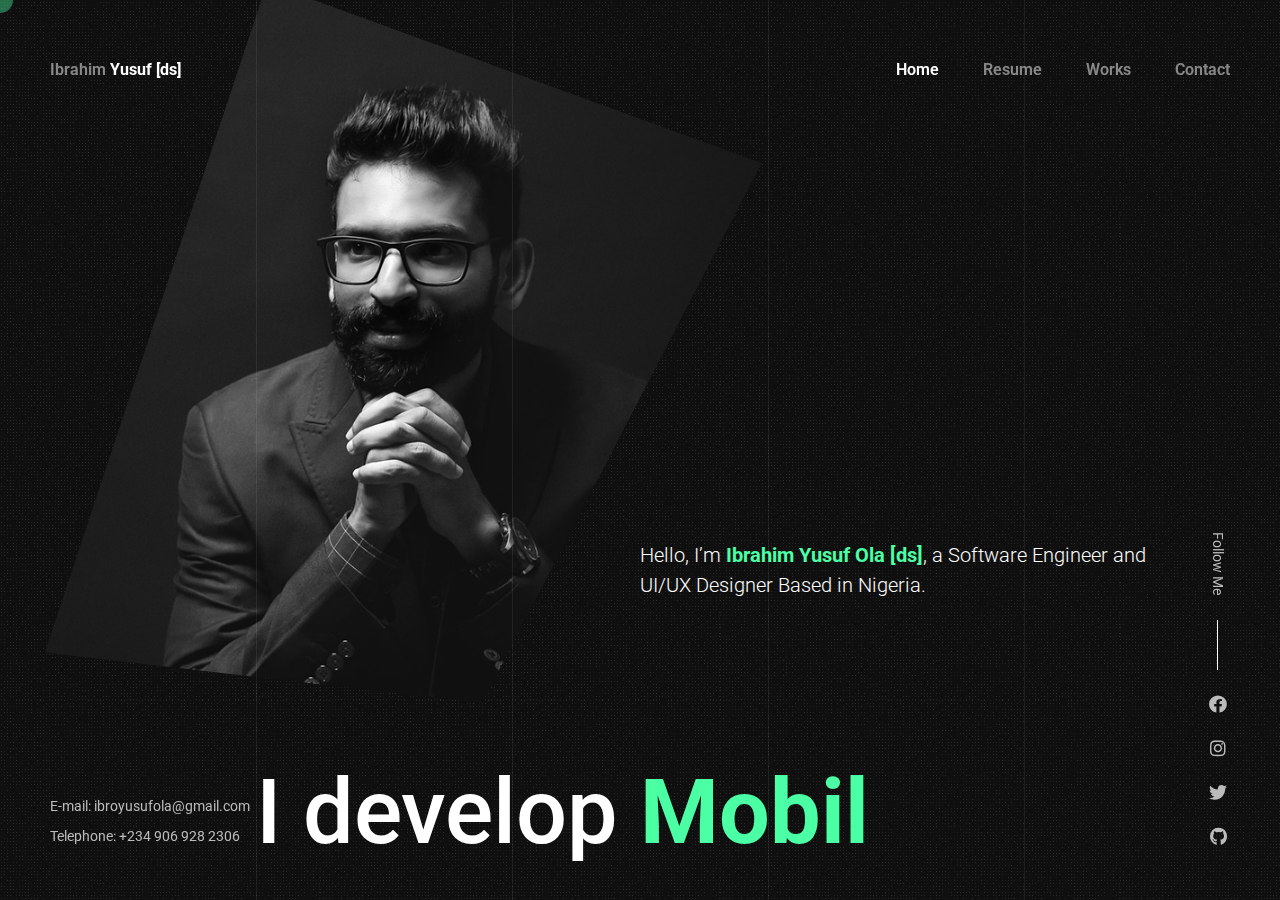
<file: index.html>
<!--
Webpage Image
Logo link for CV download
Import image below - My picture (dark)
-->
<!doctype html>
<html lang="en-US">

<head>

	<!-- Meta -->
	<meta charset="UTF-8">
	<meta name="viewport" content="width=device-width, initial-scale=1, maximum-scale=1" />
	<meta name="description" conte="Ibrahim Yusuf Ola [ds] CV & Resume" />
	<meta name="keywords" content="ibro portfolio, yusuf portfolio, olaolu portfolio, dark saint portfolio, ibro yusuf ola portfolio, ibrahim yusuf olaolu portfolio" />
	<meta name="author" content="Ibrahim Yusuf Ola" />

	<!-- Title -->
	<title>Ibro Yusuf Ola [ds]- Portfolio | Home</title>

	<!-- Fonts -->
	<link href="https://fonts.googleapis.com/css?family=Roboto:100,100i,300,300i,400,400i,500,500i,700,700i,900,900i&amp;display=swap&amp;subset=cyrillic" rel="stylesheet">

	<link rel="stylesheet" href="css/min-styles.css" />
	<link rel="stylesheet" href="css/fontawesome.css" />
	<link rel="stylesheet" href="css/brands.css" />
	<link rel="stylesheet" href="css/solid.css" />
		
	<!-- [if lt IE 9]>
	<script src="http://css3-mediaqueries-js.googlecode.com/svn/trunk/css3-mediaqueries.js"></script>
	<script src="http://html5shim.googlecode.com/svn/trunk/html5.js"></script>
	<![endif] -->

	<!-- Webpage Image -->
	<link rel="shortcut icon" href="images/favicons/favicon.ico">

	<!-- Global site tag (gtag.js) - Google Analytics -->
	<!-- <script async src="https://www.googletagmanager.com/gtag/js?id=UA-125314689-9"></script>
	<script>
	  window.dataLayer = window.dataLayer || [];
	  function gtag(){dataLayer.push(arguments);}
	  gtag('js', new Date());

	  gtag('config', 'UA-125314689-9');
	</script> -->

</head>

<body class="home">

	<!-- Preloader -->
	<div class="preloader">
		<div class="centrize full-width">
			<div class="vertical-center">
				<div class="spinner">
					<div class="double-bounce1"></div>
					<div class="double-bounce2"></div>
				</div>
			</div>
		</div>
	</div>
	
	<!-- Container -->
	<div class="container">

		<!-- Cursor -->
		<div class="cursor-follower"></div>
	
		<!-- Header -->
		<header class="header">
			<div class="head-top">

				<!-- menu button -->
				<a href="#" class="menu-btn"><span></span></a>

				<!-- logo -->
				<div class="logo hover-masks-logo">
					<a href="#">
						<span class="mask-lnk">Ibrahim <strong>Yusuf [ds]</strong></span>
						<span class="mask-lnk mask-lnk-hover">Download <strong>CV</strong></span>
					</a>
				</div>
				
				<!-- top menu -->						
				<div class="top-menu hover-masks">
					<div class="top-menu-nav">	
						<div class="menu-topmenu-container">
							<ul class="menu">
								<li class="menu-item current-menu-item">
									<a href="index.html">Home</a>
								</li> 
								<li class="menu-item">
									<a href="resume.html">Resume</a>
								</li>
								<li class="menu-item">
									<a href="works.html">Works</a>
								</li>
								<li class="menu-item">
									<a href="contacts.html">Contact</a>
								</li>
							</ul>
						</div>
					</div>
				</div>

			</div>
		</header>
		
		<!-- Wrapper -->
		<div class="wrapper">	

			<!-- Section Started -->
			<div class="section started personal" id="section-started">

				<!-- background -->
				<div class="video-bg">
					<div class="video-bg-mask"></div>
					<div class="video-bg-texture" id="grained_container"></div>
				</div>

				<!-- started content -->
				<div class="centrize full-width">
					<div class="vertical-center">
						<div class="started-content">
							<!-- Import image below -->
							<div class="logo" style="background-image: url(images/man.jpg);"></div>
							<h1 class="h-title">
								Hello, I’m <strong>Ibrahim Yusuf Ola [ds]</strong>, a Software Engineer and <br />
								UI/UX Designer Based in Nigeria.
							</h1>
							<div class="h-subtitle typing-subtitle">
								<p>I develop <strong>Mobile Apps</strong></p>
								<p>I develop <strong>Websites</strong></p>
								<p>I create cool <strong style="font-size: 75px">UI/UX Designs</strong></p>
								<p>I love <strong>Programming</strong></p>
								<p>I love <strong>Designing</strong></p>
								<p>[ds] <strong>Dark Saint</strong></p>
							</div>
							<span class="typed-subtitle"></span>
						</div>
					</div>
				</div>

			</div>

		</div>
		
		<!-- Footer -->
		<footer class="footer">
			<div class="copy">
				<p>E-mail: ibroyusufola@gmail.com</p>
				<p>Telephone: +234 906 928 2306</p>
			</div>
			<div class="soc-box">
				<div class="follow-label">Follow Me</div>
				<div class="soc">
					<a target="_blank" href="https://web.facebook.com/yusuf.ibro.568/">
						<span class="icon fab fa-facebook"></span>
					</a>
					<a target="_blank" href="https://www.instagram.com/i.yusufola/">
						<span class="icon fab fa-instagram"></span>
					</a>
					<a target="_blank" href="https://twitter.com/Ibro25574607/">
						<span class="icon fab fa-twitter"></span>
					</a>
					<a target="_blank" href="https://github.com/Darksaint-iCode/">
						<span class="icon fab fa-github"></span>
					</a>
				</div>
			</div>
			<div class="clear"></div>
		</footer>

		<!-- Lines -->
		<div class="lines">
			<div class="line-col"></div>
			<div class="line-col"></div>
			<div class="line-col"></div>
			<div class="line-col"></div>
			<div class="line-col"></div>
		</div>
		
	</div>

	<script src="js/min.scripts.js"></script>

</body>

</html>
</file>
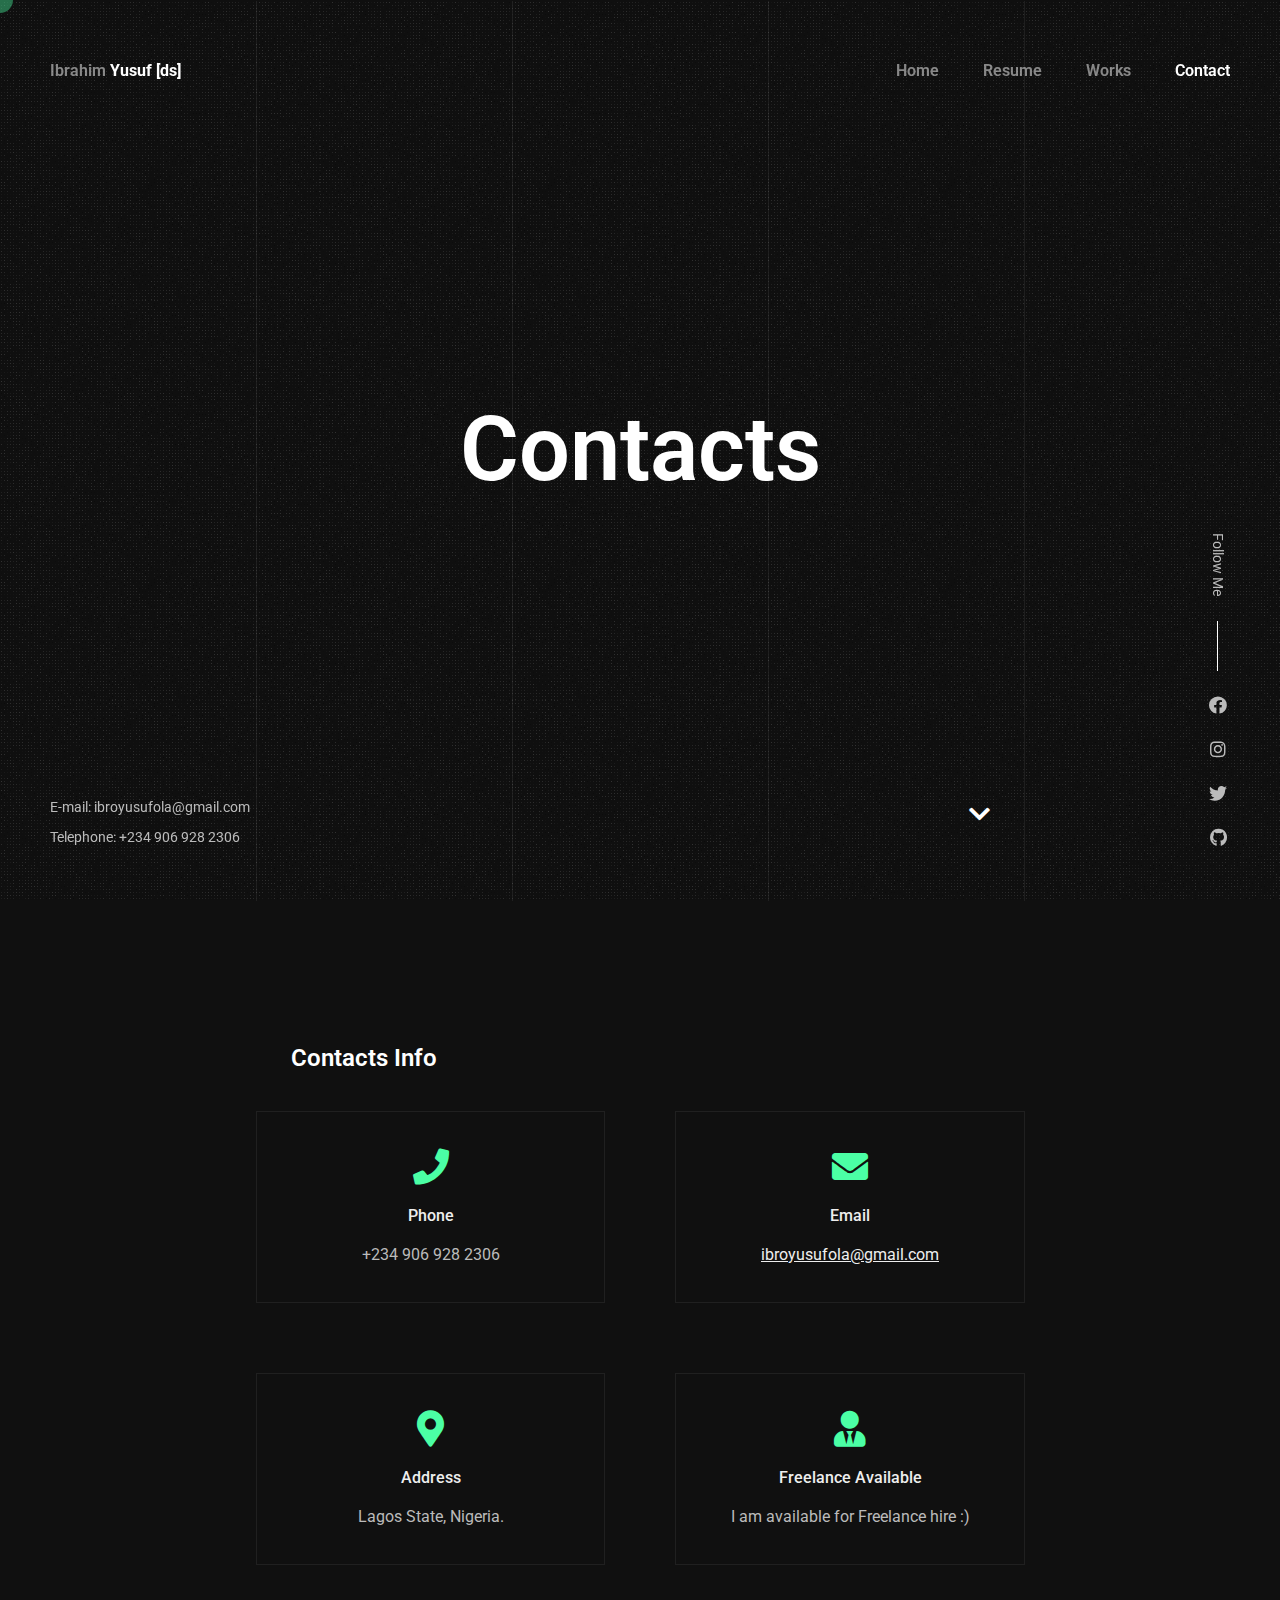
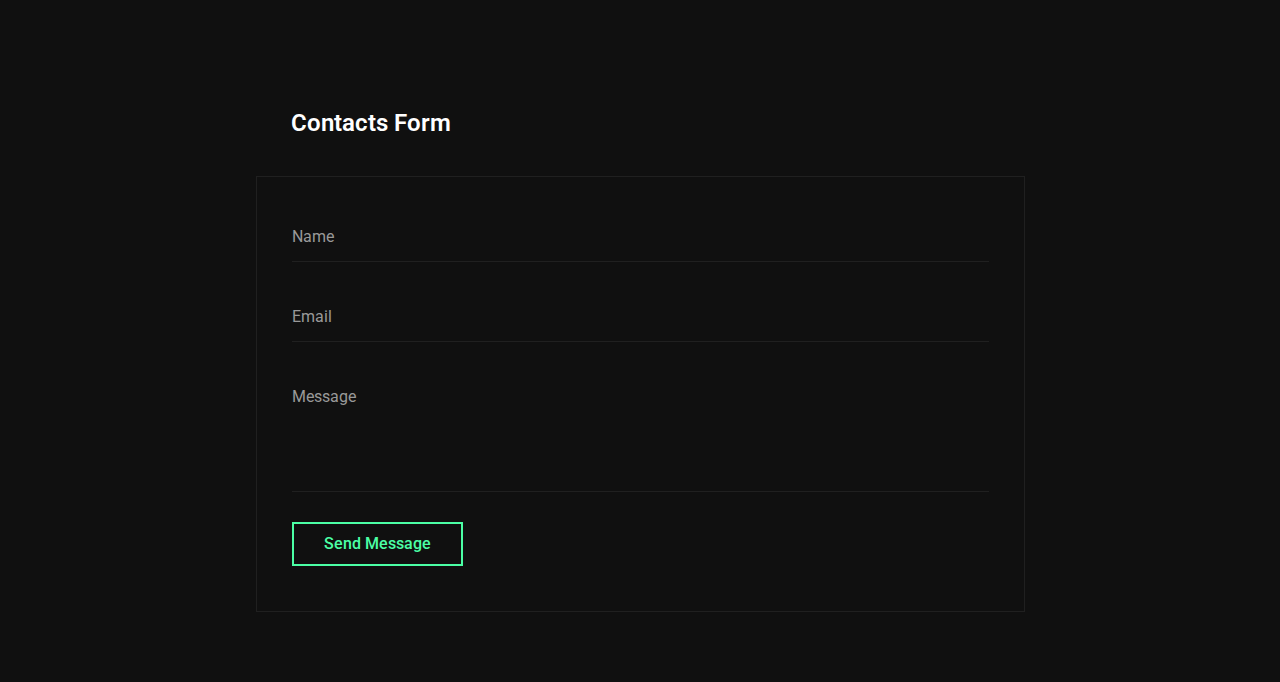
<file: contacts.html>
<!--
Webpage Image
Logo link for CV download
Menu button
-->
<!doctype html>
<html lang="en-US">

<head>

	<!-- Meta -->
	<meta charset="UTF-8">
	<meta name="viewport" content="width=device-width, initial-scale=1, maximum-scale=1" />
	<meta name="description" conte="Ibrahim Yusuf Ola [ds] CV & Resume" />
	<meta name="keywords" content="ibro portfolio, yusuf portfolio, olaolu portfolio, dark saint portfolio, ibro yusuf ola portfolio, ibrahim yusuf olaolu portfolio" />
	<meta name="author" content="Ibrahim Yusuf Ola" />

	<!-- Title -->
	<title>Ibro Yusuf Ola [ds]- Portfolio | Contacts</title>

	<!-- Fonts -->
	<link href="https://fonts.googleapis.com/css?family=Roboto:100,100i,300,300i,400,400i,500,500i,700,700i,900,900i&amp;display=swap&amp;subset=cyrillic" rel="stylesheet">

	<link rel="stylesheet" href="css/min-styles.css" />
	<link rel="stylesheet" href="css/fontawesome.css" />
	<link rel="stylesheet" href="css/brands.css" />
	<link rel="stylesheet" href="css/solid.css" />
		
	<!--[if lt IE 9]>
	<script src="http://css3-mediaqueries-js.googlecode.com/svn/trunk/css3-mediaqueries.js"></script>
	<script src="http://html5shim.googlecode.com/svn/trunk/html5.js"></script>
	<![endif]-->

	<!-- Webpage Image -->
	<link rel="shortcut icon" href="images/favicons/favicon.ico">

	<!-- Global site tag (gtag.js) - Google Analytics -->
	<!-- <script async src="https://www.googletagmanager.com/gtag/js?id=UA-125314689-9"></script>
	<script>
	  window.dataLayer = window.dataLayer || [];
	  function gtag(){dataLayer.push(arguments);}
	  gtag('js', new Date());

	  gtag('config', 'UA-125314689-9');
	</script> -->

</head>

<body>

	<!-- Preloader -->
	<div class="preloader">
		<div class="centrize full-width">
			<div class="vertical-center">
				<div class="spinner">
					<div class="double-bounce1"></div>
					<div class="double-bounce2"></div>
				</div>
			</div>
		</div>
	</div>
	
	<!-- Container -->
	<div class="container">

		<!-- Cursor -->
		<div class="cursor-follower"></div>
	
		<!-- Header -->
		<header class="header">
			<div class="head-top">

				<!-- menu button -->
				<a href="#" class="menu-btn"><span></span></a>

				<!-- logo -->
				<div class="logo hover-masks-logo">
					<a href="#">
						<span class="mask-lnk">Ibrahim <strong>Yusuf [ds]</strong></span>
						<span class="mask-lnk mask-lnk-hover">Download <strong>CV</strong></span>
					</a>
				</div>
				
				<!-- top menu -->						
				<div class="top-menu hover-masks">
					<div class="top-menu-nav">	
						<div class="menu-topmenu-container">
							<ul class="menu">
								<li class="menu-item">
									<a href="index.html">Home</a>
								</li> 
								<li class="menu-item">
									<a href="resume.html">Resume</a>
								</li>
								<li class="menu-item">
									<a href="works.html">Works</a>
								</li>
								<li class="menu-item  current-menu-item">
									<a href="contacts.html">Contact</a>
								</li>
							</ul>
						</div>
					</div>
				</div>

			</div>
		</header>
		
		<!-- Wrapper -->
		<div class="wrapper">

			<!-- Section Started -->
			<div class="section started section-title" id="section-started">

				<!-- background -->
				<div class="video-bg">
					<div class="video-bg-mask"></div>
					<div class="video-bg-texture" id="grained_container"></div>
				</div>

				<!-- started content -->
				<div class="centrize full-width">
					<div class="vertical-center">
						<div class="started-content">
							<h1 class="h-title">Contacts</h1>
							<div class="h-subtitles">
								<div class="h-subtitle typing-bread">
									<p class="breadcrumbs">
										<a href="index.html">Home</a> / Contacts
									</p>
								</div>
								<span class="typed-bread"></span>
							</div>
						</div>
					</div>
				</div>

				<!-- mouse button -->
				<a href="#" class="mouse_btn" style="display: none;"><span class="icon fas fa-chevron-down"></span></a>

			</div>

			<!-- Section Contacts Info -->
			<div class="section contacts" id="section-contacts-info">
				<div class="content">

					<!-- title -->
					<div class="title">
						<div class="title_inner">Contacts Info</div>
					</div>

					<!-- contacts items -->
					<div class="service-items">

						<div class="service-col">
							<div class="service-item content-box">
								<div class="icon"><span class="fas fa-phone"></span></div>
								<div class="name">Phone</div>
								<div class="text">+234 906 928 2306</div>
							</div>
						</div>
						
						<div class="service-col">
							<div class="service-item content-box">
								<div class="icon"><span class="fas fa-envelope"></span></div>
								<div class="name">Email</div>
								<div class="text"><a href="mailto:ibroyusufola@gmail.com">ibroyusufola@gmail.com</a></div>
							</div>
						</div>

						<div class="service-col">
							<div class="service-item content-box">
								<div class="icon"><span class="fas fa-map-marker-alt"></span></div>
								<div class="name">Address</div>
								<div class="text">Lagos State, Nigeria.</div>
							</div>
						</div>

						<div class="service-col">
							<div class="service-item content-box">
								<div class="icon"><span class="fas fa-user-tie"></span></div>
								<div class="name">Freelance Available</div>
								<div class="text">I am available for Freelance hire :)</div>
							</div>
						</div>

					</div>

					<div class="clear"></div>
				</div>
			</div>

			<!-- Section Contacts Form -->
			<div class="section contacts" id="section-contacts">
				<div class="content">

					<!-- title -->
					<div class="title">
						<div class="title_inner">Contacts Form</div>
					</div>

					<!-- form -->
					<div class="contact_form content-box">
						<form id="cform" method="post">
							<div class="group-val">
   								<input type="text" name="name" placeholder="Name" />
							</div>
							<div class="group-val">
								<input type="email" name="email" placeholder="Email" />
							</div>
							<div class="group-val ct-gr">
								<textarea name="message" placeholder="Message"></textarea>
							</div>
							<div class="group-bts">
								<button type="submit" class="btn hover-animated">
									<span class="circle"></span>
									<span class="lnk">Send Message</span>
								</button>
							</div>
						</form>
						<div class="alert-success">
							<p>Thanks, your message is sent successfully.</p>
						</div>
					</div>

				</div>
				<div class="clear"></div>
			</div>

		</div>
		
		<!-- Footer -->
		<footer class="footer">
			<div class="copy">
				<p>E-mail: ibroyusufola@gmail.com</p>
				<p>Telephone: +234 906 928 2306</p>
			</div>
			<div class="soc-box">
				<div class="follow-label">Follow Me</div>
				<div class="soc">
					<a target="_blank" href="https://web.facebook.com/yusuf.ibro.568/">
						<span class="icon fab fa-facebook"></span>
					</a>
					<a target="_blank" href="https://www.instagram.com/i.yusufola/">
						<span class="icon fab fa-instagram"></span>
					</a>
					<a target="_blank" href="https://twitter.com/Ibro25574607/">
						<span class="icon fab fa-twitter"></span>
					</a>
					<a target="_blank" href="https://github.com/Darksaint-iCode/">
						<span class="icon fab fa-github"></span>
					</a>
				</div>
			</div>
			<div class="clear"></div>
		</footer>

		<!-- Lines -->
		<div class="lines">
			<div class="line-col"></div>
			<div class="line-col"></div>
			<div class="line-col"></div>
			<div class="line-col"></div>
			<div class="line-col"></div>
		</div>
		
	</div>

	<script src="js/min.scripts.js"></script>

</body>

</html>
</file>
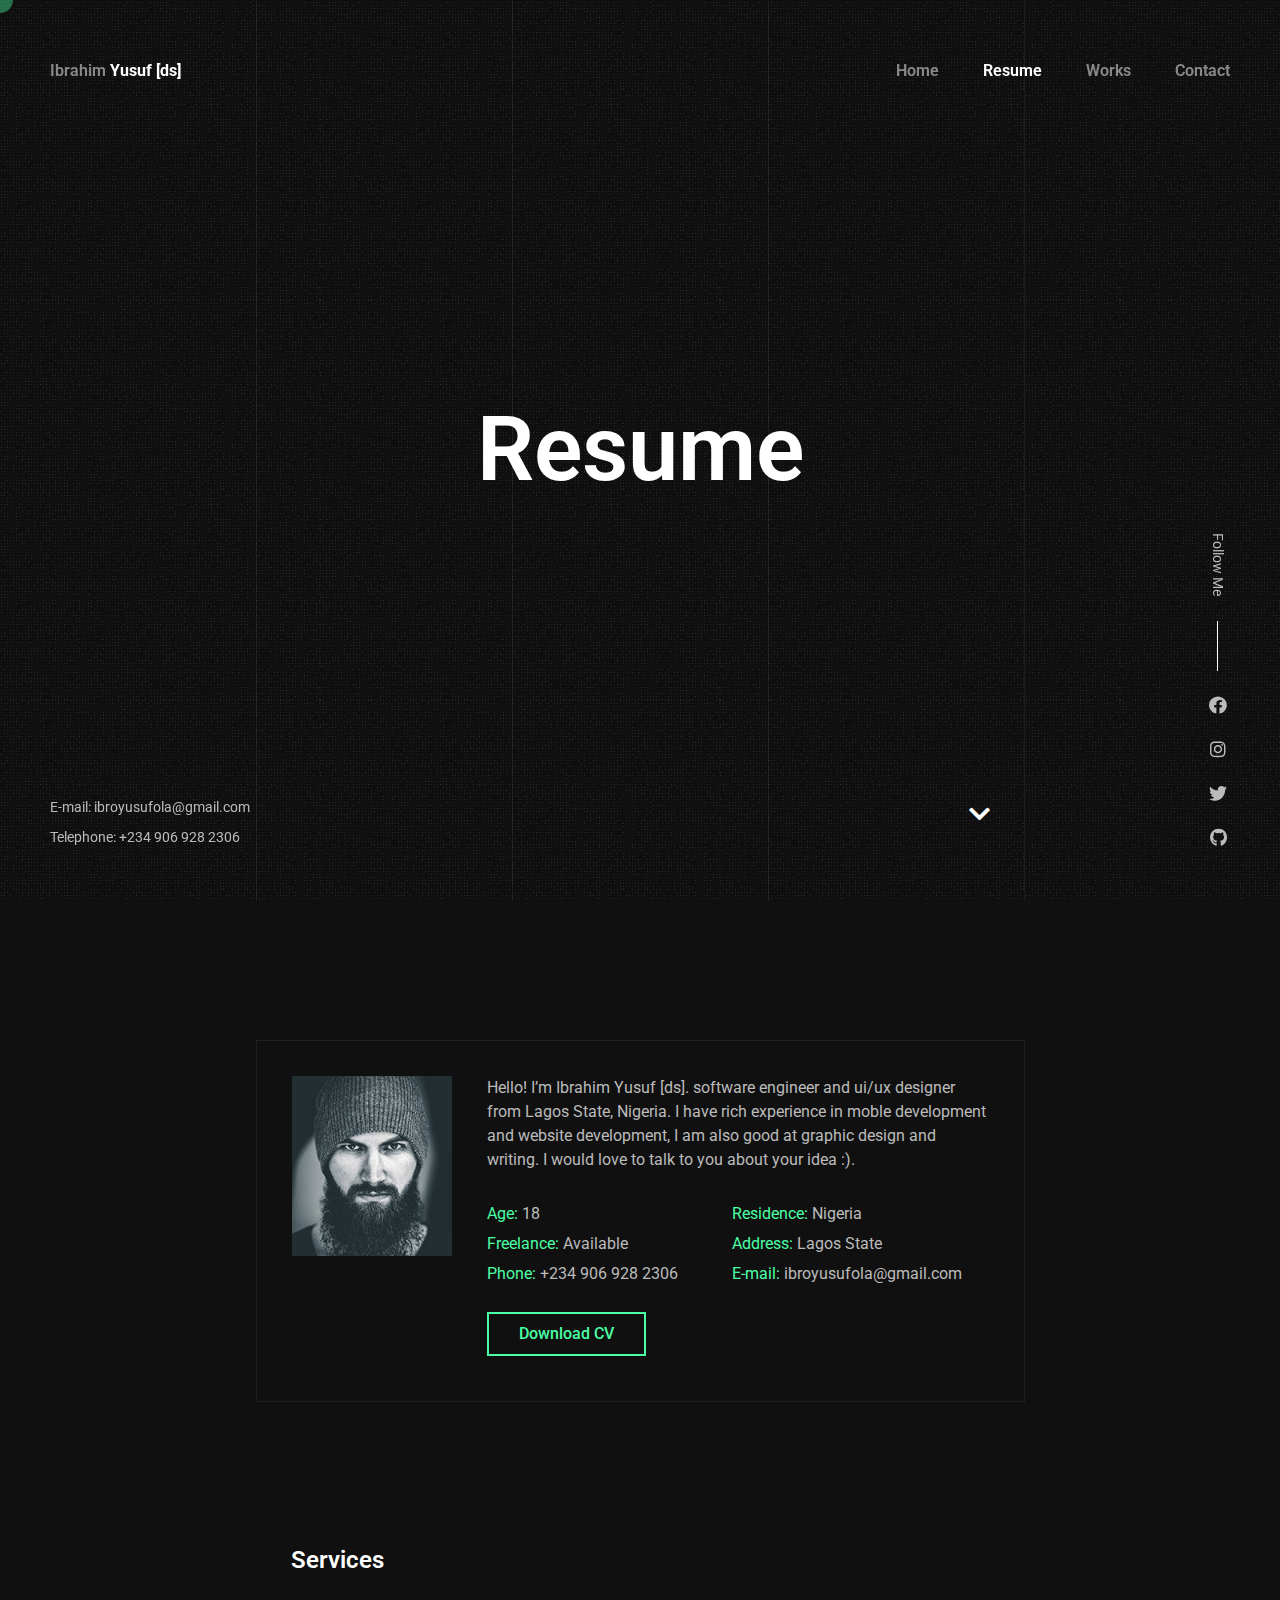
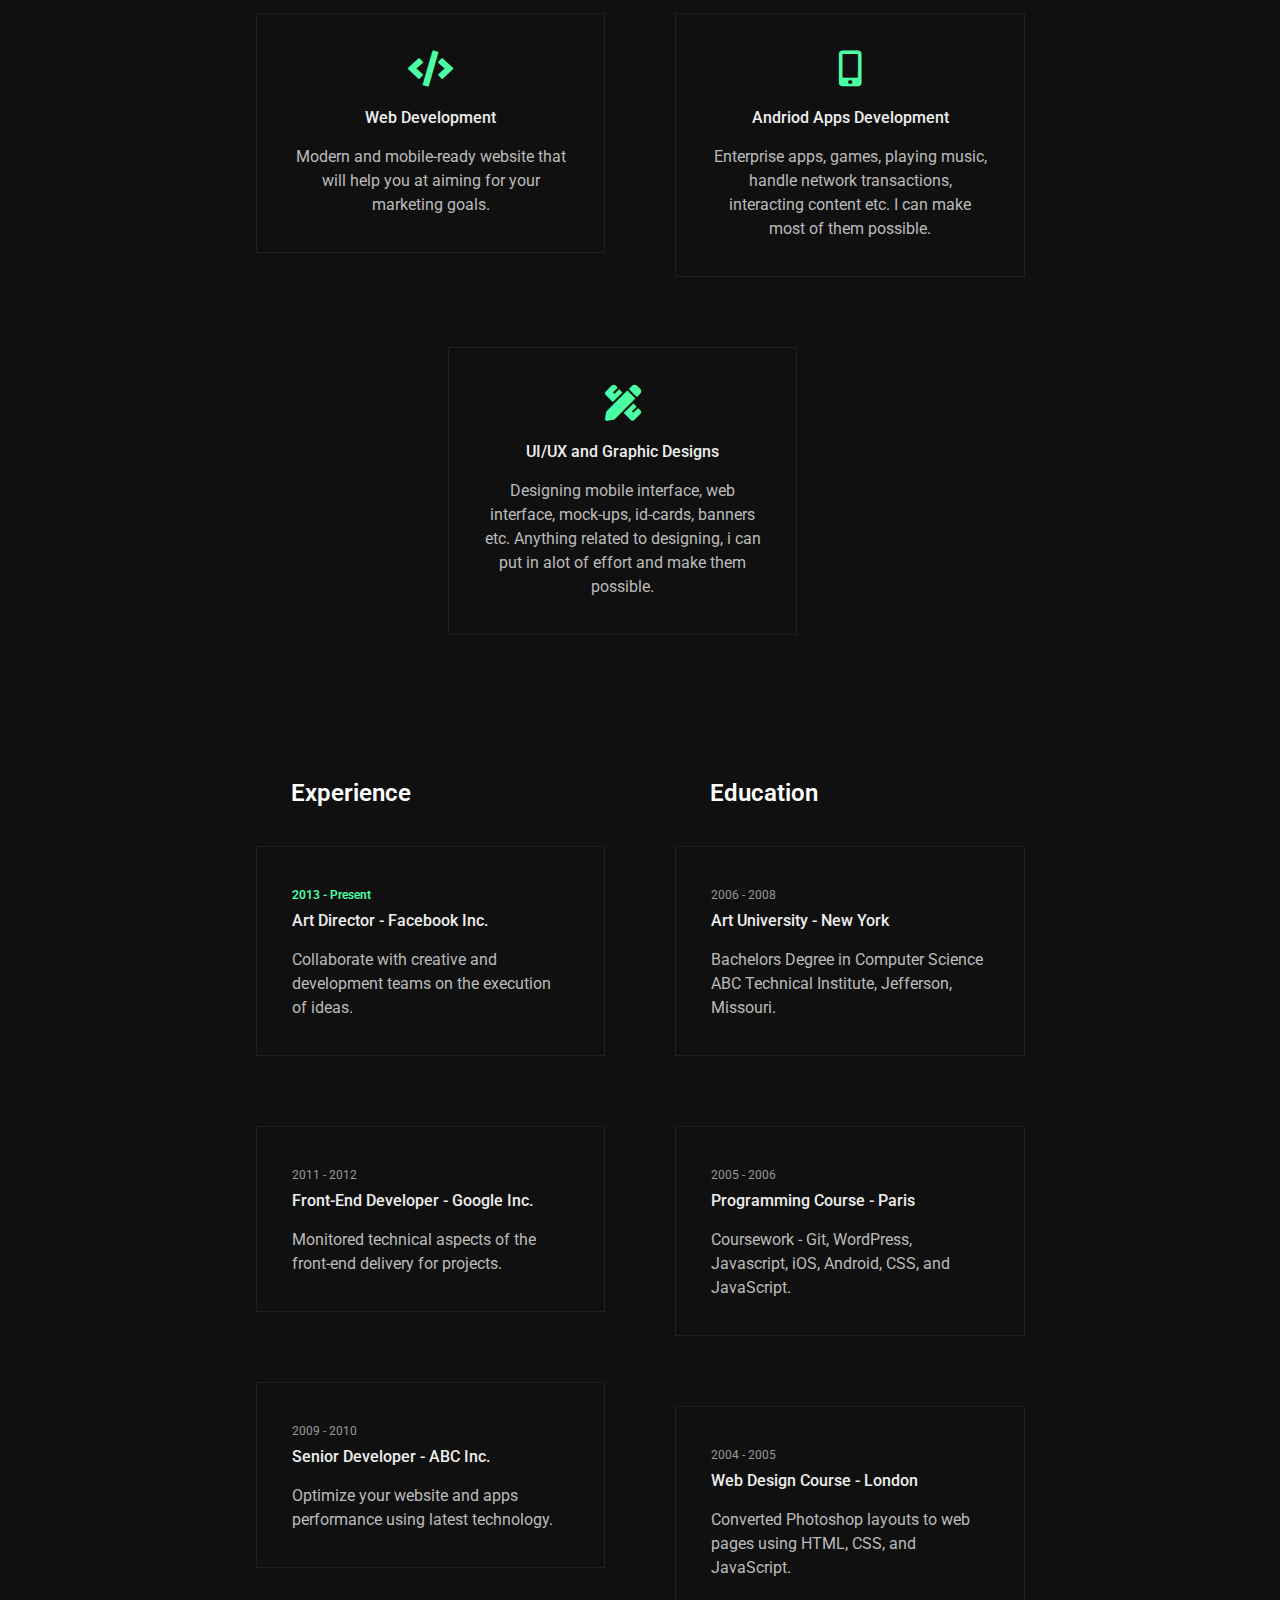
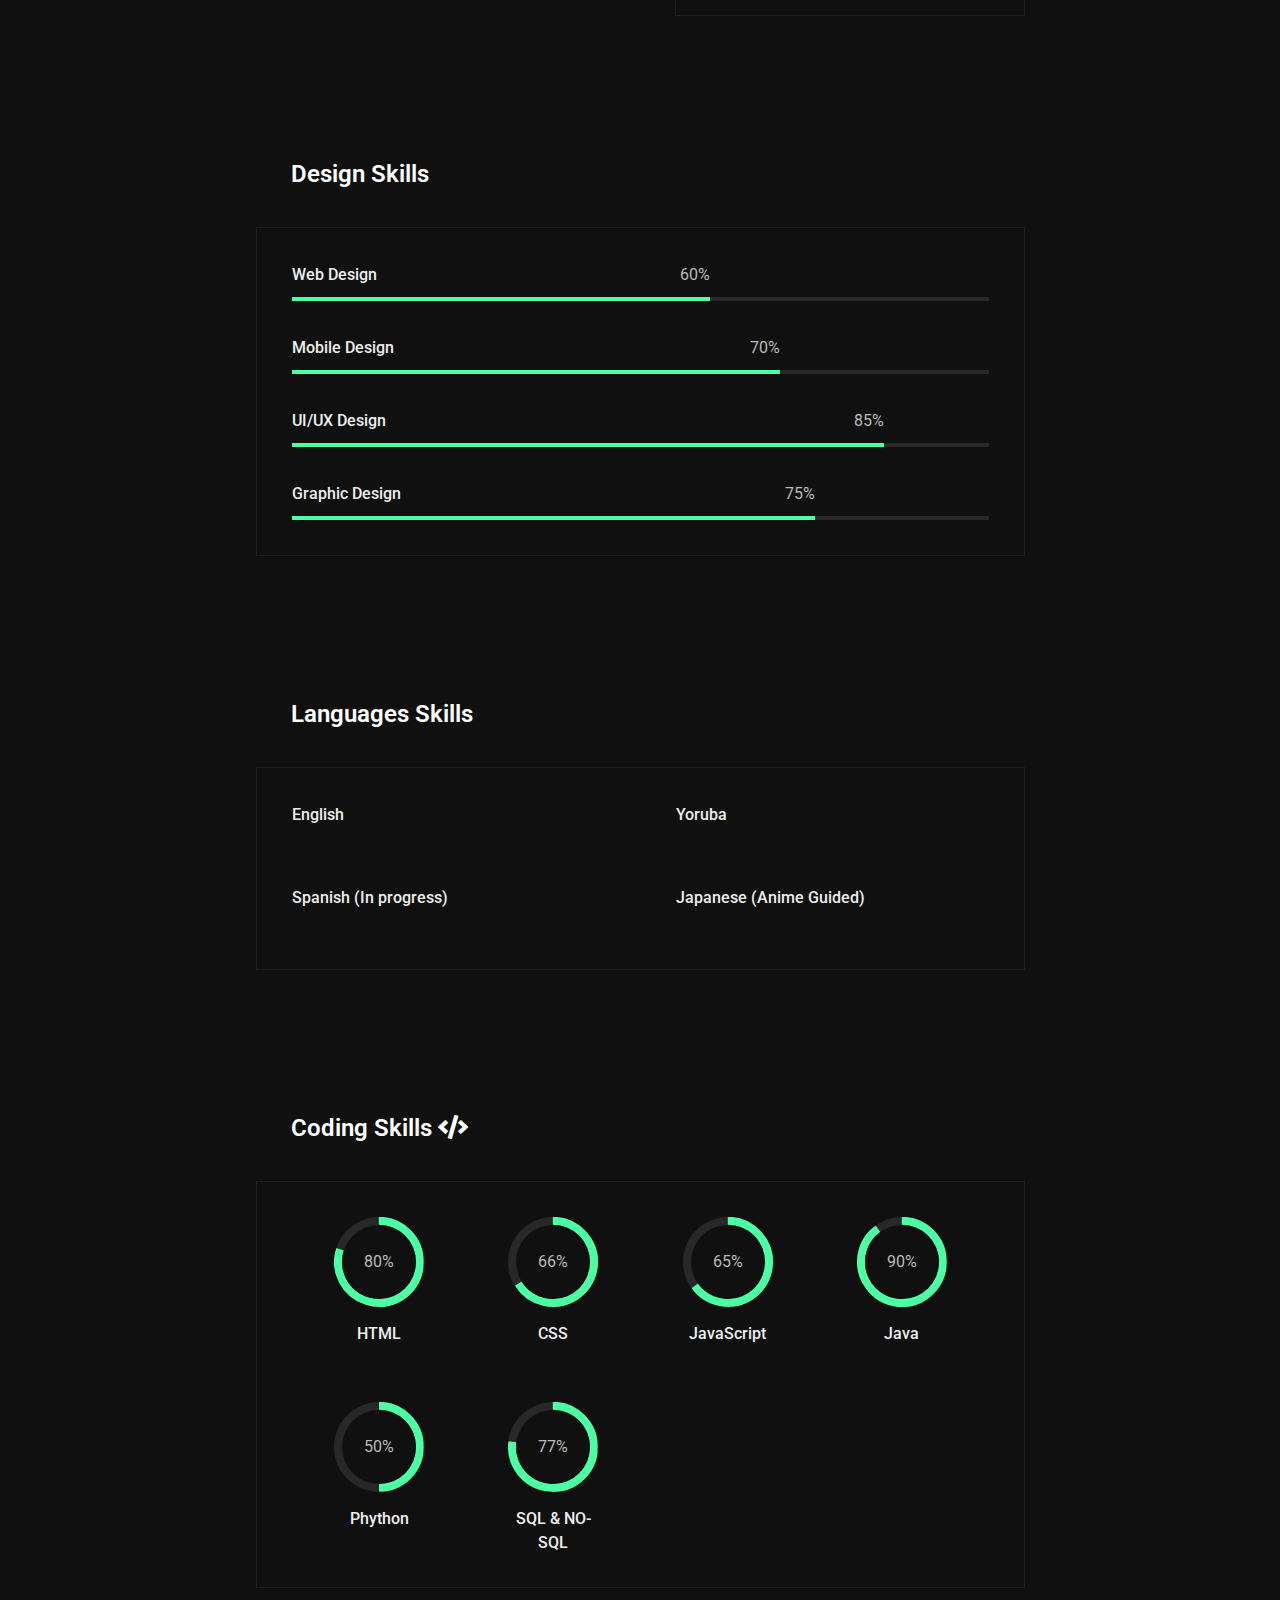
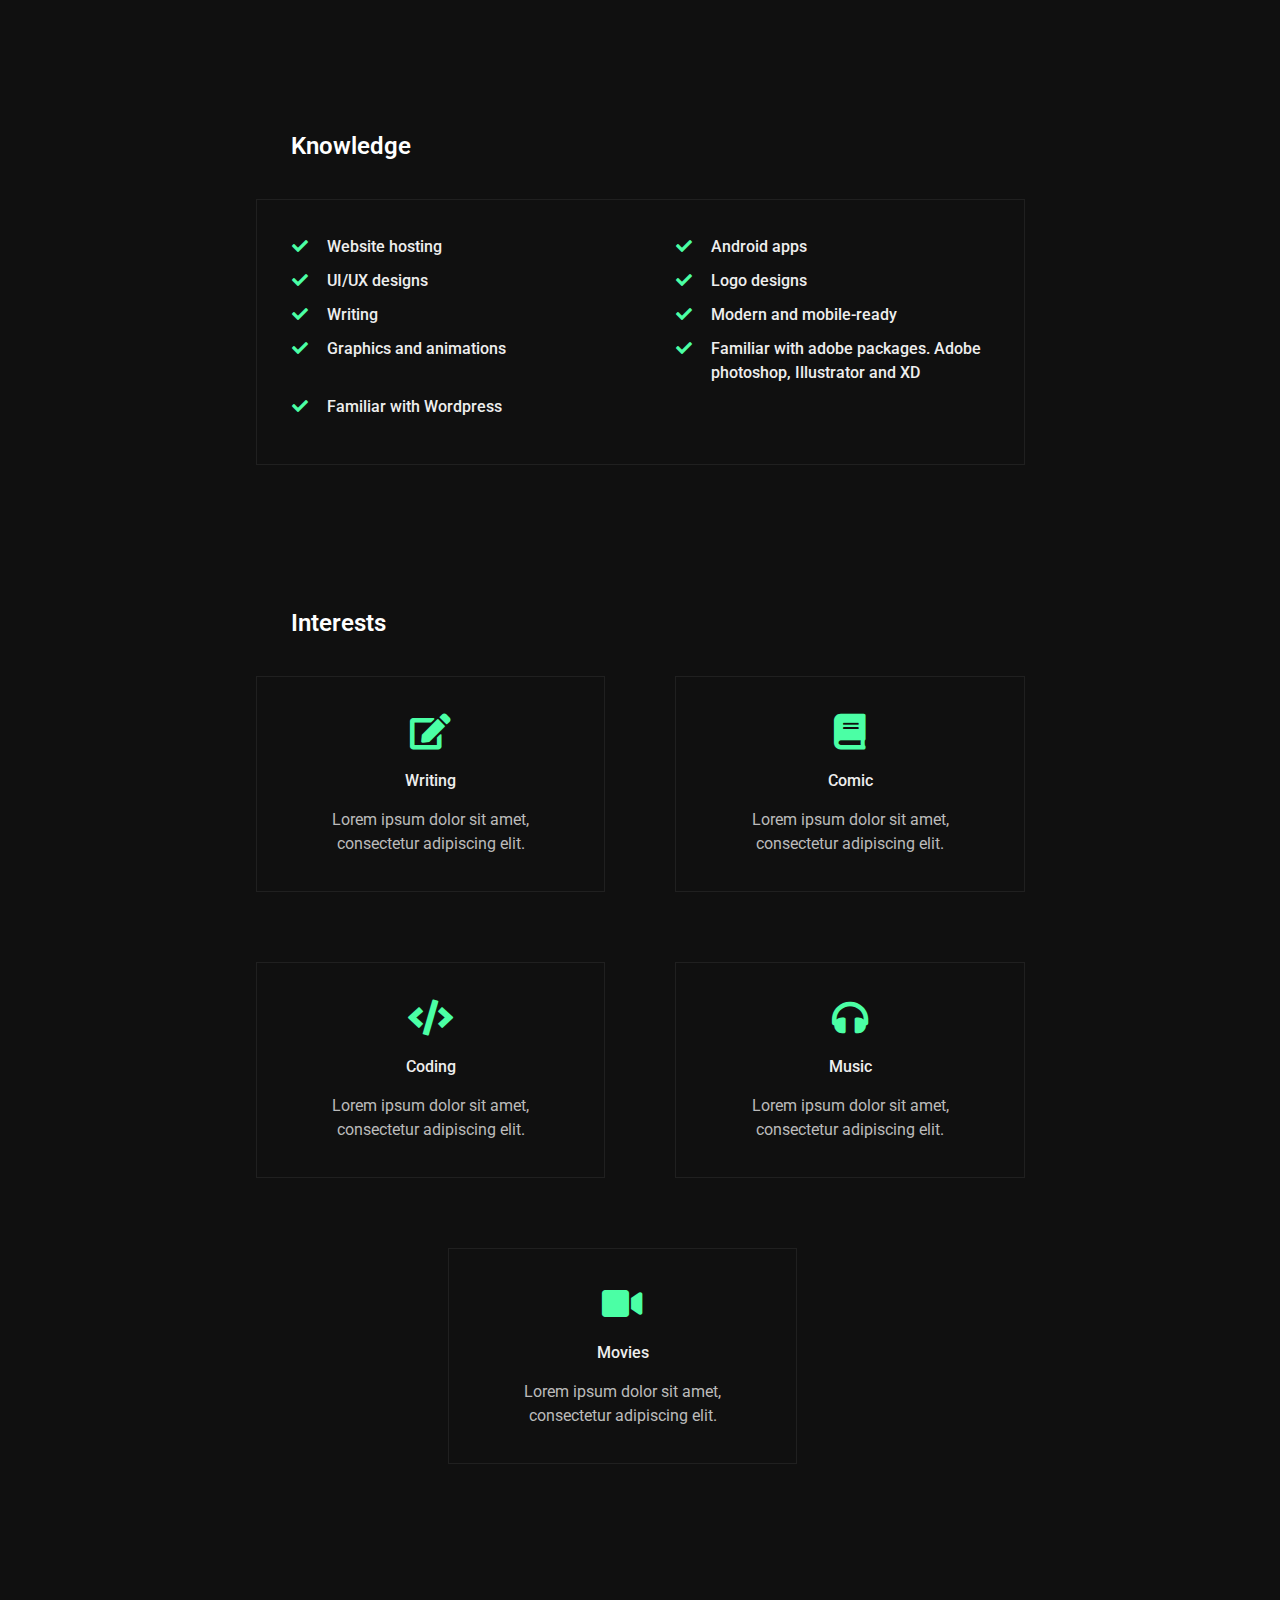
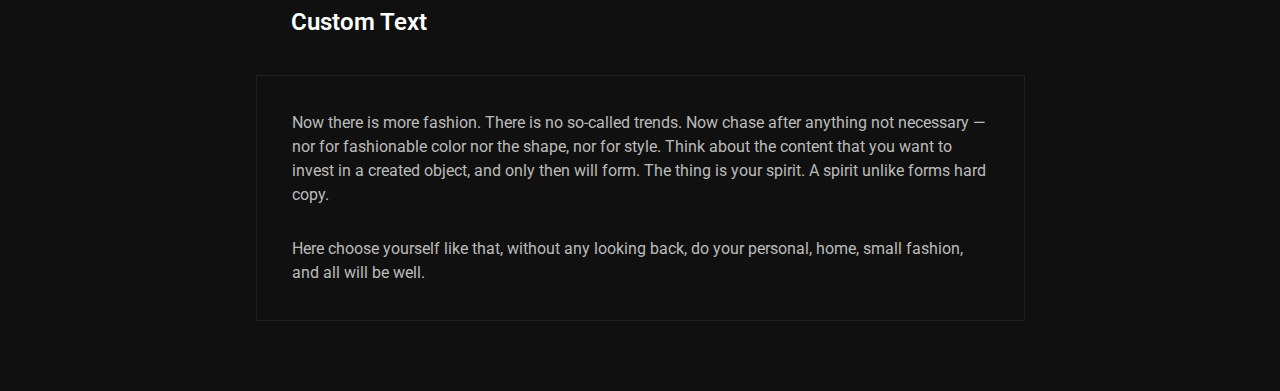
<file: resume.html>
<!--
Webpage Image
Logo link for CV download
Menu button
image- cv below
downlaod cv below
Education and Experience
Interest summary
Custom test and content
-->
<!doctype html>
<html lang="en-US">

<head>

	<!-- Meta -->
	<meta charset="UTF-8">
	<meta name="viewport" content="width=device-width, initial-scale=1, maximum-scale=1" />
	<meta name="description" conte="Ibrahim Yusuf Ola [ds] CV & Resume" />
	<meta name="keywords" content="ibro portfolio, yusuf portfolio, olaolu portfolio, dark saint portfolio, ibro yusuf ola portfolio, ibrahim yusuf olaolu portfolio" />
	<meta name="author" content="Ibrahim Yusuf Ola" />

	<!-- Title -->
	<title>Ibro Yusuf Ola [ds]- Portfolio | Resume</title>

	<!-- Fonts -->
	<link href="https://fonts.googleapis.com/css?family=Roboto:100,100i,300,300i,400,400i,500,500i,700,700i,900,900i&amp;display=swap&amp;subset=cyrillic" rel="stylesheet">

	<link rel="stylesheet" href="css/min-styles.css" />
	<link rel="stylesheet" href="css/fontawesome.css" />
	<link rel="stylesheet" href="css/brands.css" />
	<link rel="stylesheet" href="css/solid.css" />
		
	<!--[if lt IE 9]>
	<script src="http://css3-mediaqueries-js.googlecode.com/svn/trunk/css3-mediaqueries.js"></script>
	<script src="http://html5shim.googlecode.com/svn/trunk/html5.js"></script>
	<![endif]-->

	<!-- Webpage Image -->
	<link rel="shortcut icon" href="images/favicons/favicon.ico">

	<!-- Global site tag (gtag.js) - Google Analytics -->
	<!-- <script async src="https://www.googletagmanager.com/gtag/js?id=UA-125314689-9"></script>
	<script>
	  window.dataLayer = window.dataLayer || [];
	  function gtag(){dataLayer.push(arguments);}
	  gtag('js', new Date());

	  gtag('config', 'UA-125314689-9');
	</script> -->

</head>

<body>

	<!-- Preloader -->
	<div class="preloader">
		<div class="centrize full-width">
			<div class="vertical-center">
				<div class="spinner">
					<div class="double-bounce1"></div>
					<div class="double-bounce2"></div>
				</div>
			</div>
		</div>
	</div>
	
	<!-- Container -->
	<div class="container">

		<!-- Cursor -->
		<div class="cursor-follower"></div>
	
		<!-- Header -->
		<header class="header">
			<div class="head-top">

				<!-- menu button -->
				<a href="#" class="menu-btn"><span></span></a>

				<!-- logo -->
				<div class="logo hover-masks-logo">
					<a href="#">
						<span class="mask-lnk">Ibrahim <strong>Yusuf [ds]</strong></span>
						<span class="mask-lnk mask-lnk-hover">Download <strong>CV</strong></span>
					</a>
				</div>
				
				<!-- top menu -->						
				<div class="top-menu hover-masks">
					<div class="top-menu-nav">	
						<div class="menu-topmenu-container">
							<ul class="menu">
								<li class="menu-item">
									<a href="index.html">Home</a>
								</li>
								<li class="menu-item current-menu-item">
									<a href="resume.html">Resume</a>
								</li>
								<li class="menu-item">
									<a href="works.html">Works</a>
								</li>
								<li class="menu-item">
									<a href="contacts.html">Contact</a>
								</li>
							</ul>
						</div>
					</div>
				</div>

			</div>
		</header>
		
		<!-- Wrapper -->
		<div class="wrapper">

			<!-- Section Started -->
			<div class="section started section-title" id="section-started">

				<!-- background -->
				<div class="video-bg">
					<div class="video-bg-mask"></div>
					<div class="video-bg-texture" id="grained_container"></div>
				</div>

				<!-- started content -->
				<div class="centrize full-width">
					<div class="vertical-center">
						<div class="started-content">
							<h1 class="h-title">Resume</h1>
							<div class="h-subtitles">
								<div class="h-subtitle typing-bread">
									<p class="breadcrumbs">
										<a href="index.html">Home</a> / Resume
									</p>
								</div>
								<span class="typed-bread"></span>
							</div>
						</div>
					</div>
				</div>

				<!-- mouse button -->
				<a href="#" class="mouse_btn" style="display: none;"><span class="icon fas fa-chevron-down"></span></a>

			</div>

			<!-- Section About -->
			<div class="section about" id="section-about">
				<div class="content content-box">

					<!-- image -->
					<div class="image">
						<img src="images/man2.jpg" alt="" />
					</div>

					<!-- desc -->
					<div class="desc">
						<p>Hello! I’m Ibrahim Yusuf [ds]. software engineer and ui/ux designer from Lagos State, Nigeria. I have rich experience in moble development and website development, I am also good at graphic design and writing. I would love to talk to you about your idea :).</p>
						<div class="info-list">
							<ul>
								<li><strong>Age:</strong> 18</li>
								<li><strong>Residence:</strong> Nigeria</li>
								<li><strong>Freelance:</strong> Available</li>
								<li><strong>Address:</strong> Lagos State</li>
								<li><strong>Phone:</strong> +234 906 928 2306</li>
								<li><strong>E-mail:</strong> ibroyusufola@gmail.com</li>
							</ul>
						</div>
						<div class="bts">
							<a href="#" class="btn hover-animated">
								<span class="circle"></span>
								<span class="lnk">Download CV</span>
							</a>
						</div>
					</div>

					<div class="clear"></div>
				</div>
			</div>

			<!-- Section Service -->
			<div class="section service" id="section-services">
				<div class="content">

					<!-- title -->
					<div class="title">
						<div class="title_inner">Services</div>
					</div>

					<!-- service items -->
					<div class="service-items">

						<div class="service-col">
							<div class="service-item content-box">
								<div class="icon"><span class="fas fa-code"></span></div>
								<div class="name">Web Development</div>
								<div class="text">Modern and mobile-ready website that will help you at aiming for  your marketing goals.</div>
							</div>
						</div>
						
						<div class="service-col">
							<div class="service-item content-box">
								<div class="icon"><span class="fas fa-mobile-alt"></span></div>
								<div class="name">Andriod Apps Development</div>
								<div class="text">Enterprise apps, games, playing music, handle network transactions, interacting content etc. I can make most of them possible.</div>
							</div>
						</div>

						<div class="service-col">
							<div class="service-item content-box">
								<div class="icon"><span class="fas fa-pencil-ruler"></span></div>
								<div class="name">UI/UX and Graphic Designs</div>
								<div class="text">Designing mobile interface, web interface, mock-ups, id-cards, banners etc. Anything related to designing, i can put in alot of effort and make them possible.</div>
							</div>
						</div>
					</div>

					<div class="clear"></div>
				</div>
			</div>

			<!-- Section Pricing -->
			<!-- <div class="section pricing" id="section-pricing">
				<div class="content"> -->

					<!-- title -->
					<!-- <div class="title">
						<div class="title_inner">Pricing Table</div>
					</div> -->

					<!-- pricing items -->
					<!-- <div class="pricing-items"> -->

						<!-- <div class="pricing-col">
							<div class="pricing-item content-box">
								<div class="icon">
									<span class="fas fa-star"></span>
								</div>
								<div class="name">Basic</div>
								<div class="amount">
									<span class="number">
										<span class="dollar">$</span>
										<span>39</span>
										<span class="period">hour</span>
									</span>
								</div>
								<div class="feature-list">
									<ul>
										<li>Web Development</li>
										<li>Advetising</li>
										<li>Game Development</li>
										<li class="disable">Music Writing</li>
										<li class="disable">Photography</li>
									</ul>
								</div>
								<div class="bts">
									<a href="#" class="btn hover-animated">
										<span class="circle"></span>
										<span class="lnk">Buy Now</span>
									</a>
								</div>
							</div>
						</div> -->

						<!-- <div class="pricing-col">
							<div class="pricing-item content-box">
								<div class="icon">
									<span class="fas fa-rocket"></span>
								</div>
								<div class="name">Premium</div>
								<div class="amount">
									<span class="number">
										<span class="dollar">$</span>
										<span>59</span>
										<span class="period">hour</span>
									</span>
								</div>
								<div class="feature-list">
									<ul>
										<li>Web Development</li>
										<li>Advetising</li>
										<li>Game Development</li>
										<li>Music Writing</li>
										<li>Photography <strong>new</strong></li>
									</ul>
								</div>
								<div class="bts">
									<a href="#" class="btn hover-animated">
										<span class="circle"></span>
										<span class="lnk">Buy Now</span>
									</a>
								</div>
							</div>
						</div>

					</div>

				</div>
			</div> -->

			<!-- Section Resume -->
			<div class="section resume" id="section-history">
				<div class="content">
					<div class="cols">

						<div class="col col-md">

							<!-- title -->
							<div class="title">
								<div class="title_inner">Experience</div>
							</div>
							
							<!-- resume items -->
							<div class="resume-items">
								
								<div class="resume-item content-box active">
									<div class="date">2013 - Present</div>
									<div class="name">Art Director - Facebook Inc.</div>
									<div class="text">Collaborate with creative and development teams on the execution of ideas.</div>
								</div>

								<div class="resume-item content-box">
									<div class="date">2011 - 2012</div>
									<div class="name">Front-End Developer - Google Inc.</div>
									<div class="text">Monitored technical aspects of the front-end delivery for projects.</div>
								</div>

								<div class="resume-item content-box">
									<div class="date">2009 - 2010</div>
									<div class="name">Senior Developer - ABC Inc.</div>
									<div class="text">Optimize your website and apps performance using latest technology.</div>
								</div>

							</div>

						</div>
						
						<div class="col col-md">

							<!-- title -->
							<div class="title">
								<div class="title_inner">Education</div>
							</div>
							
							<!-- resume items -->
							<div class="resume-items">

								<div class="resume-item content-box">
									<div class="date">2006 - 2008</div>
									<div class="name">Art University - New York</div>
									<div class="text">Bachelors Degree in Computer Science ABC Technical Institute, Jefferson, Missouri.</div>
								</div>

								<div class="resume-item content-box">
									<div class="date">2005 - 2006</div>
									<div class="name">Programming Course - Paris</div>
									<div class="text">Coursework - Git, WordPress, Javascript, iOS, Android, CSS, and JavaScript.</div>
								</div>

								<div class="resume-item content-box">
									<div class="date">2004 - 2005</div>
									<div class="name">Web Design Course - London</div>
									<div class="text">Converted Photoshop layouts to web pages using HTML, CSS, and JavaScript.</div>
								</div>

							</div>
						</div>

					</div>
				</div>
			</div>

			<!-- Section Design Skills -->
			<div class="section skills" id="section-skills">
				<div class="content">

					<!-- title -->
					<div class="title">
						<div class="title_inner">Design Skills</div>
					</div>

					<!-- skills items -->
					<div class="skills percent content-box">
						<ul>
							<li> 
								<div class="name">Web Design</div>
								<div class="progress ">
									<div class="percentage" style="width: 60%;">
										<span class="percent">60%</span>
									</div>
								</div>
							</li>
							<li> 
								<div class="name">Mobile Design</div>
								<div class="progress ">
									<div class="percentage" style="width: 70%;">
										<span class="percent">70%</span>
									</div>
								</div>
							</li>
							<li> 
								<div class="name">UI/UX Design</div>
								<div class="progress ">
									<div class="percentage" style="width: 85%;">
										<span class="percent">85%</span>
									</div>
								</div>
							</li>
							<li>
								<div class="name">Graphic Design</div>
								<div class="progress ">
									<div class="percentage" style="width: 75%;">
										<span class="percent">75%</span>
									</div>
								</div>
							</li>
						</ul>
					</div>

				</div>
			</div>

			<!-- Section Languages Skills -->
			<div class="section skills" id="section-skills-lang">
				<div class="content">

					<!-- title -->
					<div class="title">
						<div class="title_inner">Languages Skills</div>
					</div>

					<!-- skills items -->
					<div class="skills dotted content-box">
						<ul>
							<li> 
								<div class="name">English</div>
								<div class="progress">
									<div class="percentage" style="width: 90%;">
										<span class="percent">90%</span>
									</div>
								</div>
							</li>
							<li> 
								<div class="name">Yoruba</div>
								<div class="progress">
									<div class="percentage" style="width: 70%;">
										<span class="percent">70%</span>
									</div>
								</div>
							</li>
							<li> 
								<div class="name">Spanish (In progress)</div>
								<div class="progress">
									<div class="percentage" style="width: 20%;">
										<span class="percent">20%</span>
									</div>
								</div>
							</li>
							<li> 
								<div class="name">Japanese (Anime Guided)</div>
								<div class="progress">
									<div class="percentage" style="width: 10%;">
										<span class="percent">10%</span>
									</div>
								</div>
							</li>
						</ul>
					</div>
				</div>

			</div>

			<!-- Section Coding Skills -->
			<div class="section skills" id="section-skills-code">
				<div class="content">
					
					<!-- title -->
					<div class="title">
						<div class="title_inner">Coding Skills <span href="" class="icon fas fa-code"></span></div>
					</div>

					<!-- skills items -->
					<div class="skills circles content-box">
						<ul>
							<li> 
								<div class="name">HTML</div>
								<div class="progress p80"> <!-- p90 = 90% circle fill color -->
									<div class="percentage">
										<span class="percent">80%</span>
									</div>
									<span>80%</span>
								</div>
							</li>
							<li> 
								<div class="name">CSS</div>
								<div class="progress p66"> <!-- p75 = 75% circle fill color -->
									<div class="percentage">
										<span class="percent">66%</span>
									</div>
									<span>66%</span>
								</div>
							</li>
							<li> 
								<div class="name">JavaScript</div>
								<div class="progress p65"> <!-- p85 = 85% circle fill color -->
									<div class="percentage">
										<span class="percent">65%</span>
									</div>
									<span>65%</span>
								</div>
							</li>
							<li> 
								<div class="name">Java</div>
								<div class="progress p90"> <!-- p95 = 95% circle fill color -->
									<div class="percentage">
										<span class="percent">90%</span>
									</div>
									<span>90%</span>
								</div>
							</li>
							<li> 
								<div class="name">Phython</div>
								<div class="progress p50"> <!-- p95 = 95% circle fill color -->
									<div class="percentage">
										<span class="percent">50%</span>
									</div>
									<span>50%</span>
								</div>
							</li>
							<li> 
								<div class="name">SQL & NO-SQL</div>
								<div class="progress p77"> <!-- p95 = 95% circle fill color -->
									<div class="percentage">
										<span class="percent">77%</span>
									</div>
									<span>77%</span>
								</div>
							</li>
						</ul>
					</div>

				</div>
			</div>

			<!-- Section Knowladge Skills -->
			<div class="section skills" id="section-skills-know">
				<div class="content">

					<!-- title -->
					<div class="title">
						<div class="title_inner">Knowledge</div>
					</div>

					<!-- skills -->
					<div class="skills list content-box">
						<ul>
							<li> 
								<div class="name">Website hosting</div>
							</li>
							<li> 
								<div class="name">Android apps</div>
							</li>
							<li> 
								<div class="name">UI/UX designs</div>
							</li>
							<li> 
								<div class="name">Logo designs</div>
							</li>
							<li> 
								<div class="name">Writing</div>
							</li>
							<li> 
								<div class="name">Modern and mobile-ready</div>
							</li>
							<li> 
								<div class="name">Graphics and animations</div>
							</li>
							<li> 
								<div class="name">Familiar with adobe packages. Adobe photoshop, Illustrator and XD</div>
							</li>
							<li> 
								<div class="name">Familiar with Wordpress</div>
							</li>
						</ul>
					</div>

				</div>
			</div>

			<!-- Section Interests -->
			<div class="section service" id="section-interests">
				<div class="content">

					<!-- title -->
					<div class="title">
						<div class="title_inner">Interests</div>
					</div>

					<!-- interests items -->
					<div class="service-items">

						<div class="service-col">
							<div class="service-item content-box">
								<div class="icon"><span class="fas fa-edit"></span></div>
								<div class="name">Writing</div>
								<div class="text">Lorem ipsum dolor sit amet, consectetur adipiscing elit.</div>
							</div>
						</div>

						<div class="service-col">
							<div class="service-item content-box">
								<div class="icon"><span class="fas fa-book"></span></div>
								<div class="name">Comic</div>
								<div class="text">Lorem ipsum dolor sit amet, consectetur adipiscing elit.</div>
							</div>
						</div>

						<div class="service-col">
							<div class="service-item content-box">
								<div class="icon"><span class="fas fa-code"></span></div>
								<div class="name">Coding</div>
								<div class="text">Lorem ipsum dolor sit amet, consectetur adipiscing elit.</div>
							</div>
						</div>

						<div class="service-col">
							<div class="service-item content-box">
								<div class="icon"><span class="fas fa-headphones"></span></div>
								<div class="name">Music</div>
								<div class="text">Lorem ipsum dolor sit amet, consectetur adipiscing elit.</div>
							</div>
						</div>

						<div class="service-col">
							<div class="service-item content-box">
								<div class="icon"><span class="fas fa-video"></span></div>
								<div class="name">Movies</div>
								<div class="text">Lorem ipsum dolor sit amet, consectetur adipiscing elit.</div>
							</div>
						</div>

					</div>

					<div class="clear"></div>
				</div>
			</div>

			<!-- Section Team -->
			<!-- <div class="section team" id="section-team"> -->
				<!-- <div class="content"> -->

					<!-- title -->
					<!-- <div class="title">
						<div class="title_inner">My Teammates</div>
					</div> -->

					<!-- team items -->
					<!-- <div class="team-items"> -->

<!-- 						<div class="team-col">
							<div class="team-item content-box">
								<div class="image">
									<img src="images/team1.jpg" alt="" />
								</div>
								<div class="desc">
									<div class="name">Alejandro Abeyta</div>
									<div class="category">Web Developer</div>
									<div class="soc">
										<a target="_blank" href="https://www.pinterest.com/">
											<span class="icon fab fa-pinterest"></span>
										</a>
										<a target="_blank" href="https://www.instagram.com/">
											<span class="icon fab fa-instagram"></span>
										</a>
										<a target="_blank" href="https://dribbble.com/">
											<span class="icon fab fa-dribbble"></span>
										</a>
									</div>
								</div>
							</div>
						</div> -->

<!-- 						<div class="team-col">
							<div class="team-item content-box">
								<div class="image">
									<img src="images/team2.jpg" alt="" />
								</div>
								<div class="desc">
									<div class="name">Peter Green</div>
									<div class="category">Back-end Developer</div>
									<div class="soc">
										<a target="_blank" href="https://www.pinterest.com/">
											<span class="icon fab fa-pinterest"></span>
										</a>
										<a target="_blank" href="https://www.instagram.com/">
											<span class="icon fab fa-instagram"></span>
										</a>
										<a target="_blank" href="https://dribbble.com/">
											<span class="icon fab fa-dribbble"></span>
										</a>
									</div>
								</div>
							</div>
						</div> -->

					<!-- </div> -->
					
				<!-- </div> -->
			<!-- </div> -->

			<!-- Section Testimonials -->
			<!-- <div class="section testimonials" id="section-testimonials"> -->
				<!-- <div class="content"> -->

					<!-- title -->
					<!-- <div class="title">
						<div class="title_inner">Testimonials</div>
					</div> -->

					<!-- testimonials items -->
					<!-- <div class="reviews-carousel">
						<div class="swiper-container">
							<div class="swiper-wrapper">

								<div class="swiper-slide">
									<div class="reviews-item content-box">
										<div class="image">
											<img src="images/rev1.jpg" alt="">
										</div>
										<div class="info">
											<div class="name">Helen Floyd</div>
											<div class="company">Art Director</div>
										</div>
										<div class="text">
											Lorem ipsum dolor sit amet, consectetur adipiscing elit. Lorem ipsum dolor sit amet, consectetur adipiscing elit.
										</div>
									</div>
								</div>-->

								<!-- <div class="swiper-slide">
									<div class="reviews-item content-box">
										<div class="image">
											<img src="images/rev1.jpg" alt="">
										</div>
										<div class="info">
											<div class="name">Helen Floyd</div>
											<div class="company">Art Director</div>
										</div>
										<div class="text">
											Lorem ipsum dolor sit amet, consectetur adipiscing elit. Lorem ipsum dolor sit amet, consectetur adipiscing elit.
										</div>
									</div>
								</div>

							</div>
						</div> -->

						<!-- navigation -->
						<!-- <div class="swiper-nav">
							<a class="prev swiper-button-prev fas fa-long-arrow-alt-left"></a>
							<a class="next swiper-button-next fas fa-long-arrow-alt-right"></a>
						</div> -->

					<!-- </div>
					
				</div>
			</div> -->
 
			<!-- Section Clients -->
			<!-- <div class="section clients" id="section-clients">
				<div class="content"> -->

					<!-- title -->
					<!-- <div class="title">
						<div class="title_inner">Clients</div>
					</div> -->

					<!-- clients items -->
					<!-- <div class="content-box">
						<div class="clients-items"> -->

							<!-- <div class="clients-col">
								<div class="clients-item">
									<a target="_blank" href="#">
										<img src="images/client1.png" alt="" />
									</a>
								</div>
							</div> -->

							<!-- <div class="clients-col">
								<div class="clients-item">
									<a target="_blank" href="#">
										<img src="images/client3.png" alt="" />
									</a>
								</div> 
							</div> -->

							<!-- <div class="clients-col">
								<div class="clients-item">
									<a target="_blank" href="#">
										<img src="images/client2.png" alt="" />
									</a>
								</div>
							</div> -->

							<!-- <div class="clients-col">
								<div class="clients-item">
									<a target="_blank" href="#">
										<img src="images/client4.png" alt="" />
									</a>
								</div>
							</div> -->

						<!-- </div>
					</div>
					
					<div class="clear"></div>
				</div>
			</div> -->

			<!-- Section Custom Text -->
			<div class="section custom-text" id="section-custom-text">
				<div class="content">

					<!-- title -->
					<div class="title">
						<div class="title_inner">Custom Text</div>
					</div>

					<!-- clients items -->
					<div class="content-box">
						<div class="single-post-text">
							<p>
								Now there is more fashion. There is no so-called trends. Now chase after anything not necessary — nor for fashionable color nor the shape, nor for style. Think about the content that you want to invest in a created object, and only then will form. The thing is your spirit. A spirit unlike forms hard copy.
							</p>
							<p>
								Here choose yourself like that, without any looking back, do your personal, home, small fashion, and all will be well.
							</p>
						</div>
					</div>
					
					<div class="clear"></div>
				</div>
			</div>

		</div>
		
		<!-- Footer -->
		<footer class="footer">
			<div class="copy">
				<p>E-mail: ibroyusufola@gmail.com</p>
				<p>Telephone: +234 906 928 2306</p>
			</div>
			<div class="soc-box">
				<div class="follow-label">Follow Me</div>
				<div class="soc">
					<a target="_blank" href="https://web.facebook.com/yusuf.ibro.568/">
						<span class="icon fab fa-facebook"></span>
					</a>
					<a target="_blank" href="https://www.instagram.com/i.yusufola/">
						<span class="icon fab fa-instagram"></span>
					</a>
					<a target="_blank" href="https://twitter.com/Ibro25574607/">
						<span class="icon fab fa-twitter"></span>
					</a>
					<a target="_blank" href="https://github.com/Darksaint-iCode/">
						<span class="icon fab fa-github"></span>
					</a>
				</div>
			</div>
			<div class="clear"></div>
		</footer>

		<!-- Lines -->
		<div class="lines">
			<div class="line-col"></div>
			<div class="line-col"></div>
			<div class="line-col"></div>
			<div class="line-col"></div>
			<div class="line-col"></div>
		</div>
		
	</div>

	<script src="js/min.scripts.js"></script>

</body>

</html>
</file>
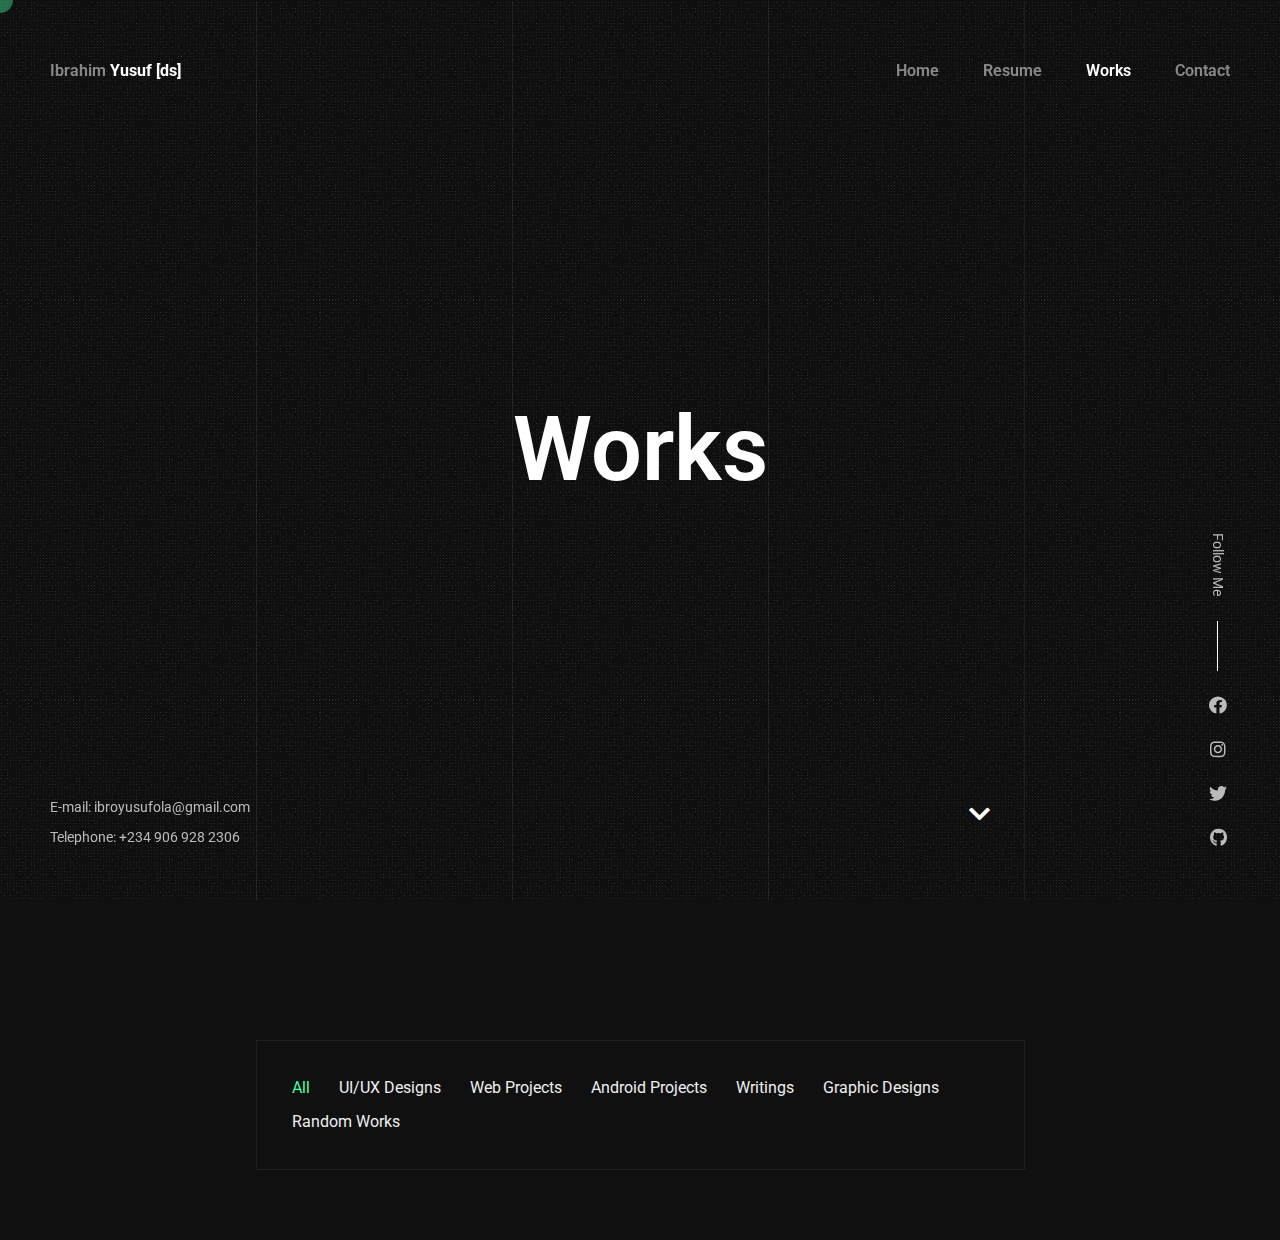
<file: works.html>
<!--
Webpage Image
Logo link for CV download
Menu button
-->
<!doctype html>
<html lang="en-US">

<head>

	<!-- Meta -->
	<meta charset="UTF-8">
	<meta name="viewport" content="width=device-width, initial-scale=1, maximum-scale=1" />
	<meta name="description" conte="Ibrahim Yusuf Ola [ds] CV & Resume" />
	<meta name="keywords" content="ibro portfolio, yusuf portfolio, olaolu portfolio, dark saint portfolio, ibro yusuf ola portfolio, ibrahim yusuf olaolu portfolio" />
	<meta name="author" content="Ibrahim Yusuf Ola" />

	<!-- Title -->
	<title>Ibro Yusuf Ola [ds]- Portfolio | Works </title>

	<!-- Fonts -->
	<link href="https://fonts.googleapis.com/css?family=Roboto:100,100i,300,300i,400,400i,500,500i,700,700i,900,900i&amp;display=swap&amp;subset=cyrillic" rel="stylesheet">

	<link rel="stylesheet" href="css/min-styles.css" />
	<link rel="stylesheet" href="css/fontawesome.css" />
	<link rel="stylesheet" href="css/brands.css" />
	<link rel="stylesheet" href="css/solid.css" />
		
	<!--[if lt IE 9]>
	<script src="http://css3-mediaqueries-js.googlecode.com/svn/trunk/css3-mediaqueries.js"></script>
	<script src="http://html5shim.googlecode.com/svn/trunk/html5.js"></script>
	<![endif]-->

	<!-- Webpage Image -->
	<link rel="shortcut icon" href="images/favicons/favicon.ico">

	<!-- Global site tag (gtag.js) - Google Analytics -->
	<!-- <script async src="https://www.googletagmanager.com/gtag/js?id=UA-125314689-9"></script>
	<script>
	  window.dataLayer = window.dataLayer || [];
	  function gtag(){dataLayer.push(arguments);}
	  gtag('js', new Date());

	  gtag('config', 'UA-125314689-9');
	</script> -->

</head>

<body>

	<!-- Preloader -->
	<div class="preloader">
		<div class="centrize full-width">
			<div class="vertical-center">
				<div class="spinner">
					<div class="double-bounce1"></div>
					<div class="double-bounce2"></div>
				</div>
			</div>
		</div>
	</div>
	
	<!-- Container -->
	<div class="container">

		<!-- Cursor -->
		<div class="cursor-follower"></div>
	
		<!-- Header -->
		<header class="header">
			<div class="head-top">

				<!-- menu button -->
				<a href="#" class="menu-btn"><span></span></a>

				<!-- logo -->
				<div class="logo hover-masks-logo">
					<a href="#">
						<span class="mask-lnk">Ibrahim <strong>Yusuf [ds]</strong></span>
						<span class="mask-lnk mask-lnk-hover">Download <strong>CV</strong></span>
					</a>
				</div>
				
				<!-- top menu -->						
				<div class="top-menu hover-masks">
					<div class="top-menu-nav">	
						<div class="menu-topmenu-container">
							<ul class="menu">
								<li class="menu-item">
									<a href="index.html">Home</a>
								</li> 
								<li class="menu-item">
									<a href="resume.html">Resume</a>
								</li>
								<li class="menu-item current-menu-item">
									<a href="works.html">Works</a>
								</li>
								<li class="menu-item">
									<a href="contacts.html">Contact</a>
								</li>
							</ul>
						</div>
					</div>
				</div>

			</div>
		</header>
		
		<!-- Wrapper -->
		<div class="wrapper">	

			<!-- Section Started -->
			<div class="section started section-title" id="section-started">

				<!-- background -->
				<div class="video-bg">
					<div class="video-bg-mask"></div>
					<div class="video-bg-texture" id="grained_container"></div>
				</div>

				<!-- started content -->
				<div class="centrize full-width">
					<div class="vertical-center">
						<div class="started-content">
							<h1 class="h-title">Works</h1>
							<div class="h-subtitles">
								<div class="h-subtitle typing-bread">
									<p class="breadcrumbs">
										<a href="index.html">Home</a> / Works
									</p>
								</div>
								<span class="typed-bread"></span>
							</div>
						</div>
					</div>
				</div>

				<!-- mouse button -->
				<a href="#" class="mouse_btn" style="display: none;"><span class="icon fas fa-chevron-down"></span></a>

			</div>

			<!-- Works -->
			<div class="section works" id="section-portfolio">
				<div class="content">
				
					<!-- portfolio filter -->
					<div class="filter-menu content-box">
						<div class="filters">
							<div class="btn-group">
								<label data-text="All" class="glitch-effect"><input type="radio" name="fl_radio" value=".box-item" />All</label>
							</div>
							<div class="btn-group">
								<label data-text="UI/UX-Designs"><input type="radio" name="fl_radio" value=".f-ui/ux-designs" />UI/UX Designs</label>
							</div>
							<div class="btn-group">
								<label data-text="Web-Projects"><input type="radio" name="fl_radio" value=".f-web-projects" />Web Projects</label>
							</div>
							<div class="btn-group">
								<label data-text="Android-Projects"><input type="radio" name="fl_radio" value=".f-android-projects" />Android Projects</label>
							</div>
							<div class="btn-group">
								<label data-text="Writings"><input type="radio" name="fl_radio" value=".f-writings" />Writings</label>
							</div>
							<div class="btn-group">
								<label data-text="Graphic-Designs"><input type="radio" name="fl_radio" value=".f-graphic-designs" />Graphic Designs</label>
							</div>
							<div class="btn-group">
								<label data-text="Random-Works"><input type="radio" name="fl_radio" value=".f-random-works" />Random Works</label>
							</div>
						</div>
					</div>
					
					<!-- portfolio items -->
					<!-- <div class="box-items portfolio-items"> -->

						<!-- <div class="box-item f-gallery">
							<div class="image">
								<a href="#gallery-1" class="has-popup-gallery hover-animated">
									<img src="images/work1.jpg" class="wp-post-image" alt="" />
									<span class="info circle">
										<span class="centrize full-width">
											<span class="vertical-center">
												<span class="icon fas fa-images"></span>
												<span class="desc">
													<span class="category">Gallery</span>
													<span class="name">Shot in Iceland</span>
												</span>
											</span>
										</span>
									</span>
								</a>
								<div id="gallery-1" class="mfp-hide">
									<a href="images/work1.jpg"></a>
									<a href="images/work2.jpg"></a>
									<a href="images/work3.jpg"></a>
									<a href="images/work4.jpg"></a>
								</div>	
							</div>
						</div> -->

						<!-- <div class="box-item f-links"> -->
						 			<!-- add class "animate-to-page" if need animated transition to page and delete target="_blank" -->
							<!-- <div class="image">
								<a href="https://google.com/" class="has-popup-link hover-animated" target="_blank">
									<img src="images/work3.jpg" class="wp-post-image" alt="" />
									<span class="info circle">
										<span class="centrize full-width">
											<span class="vertical-center">
												<span class="icon fas fa-link"></span>
												<span class="desc">
													<span class="category">Links</span>
													<span class="name">Nike Red</span>
												</span>
											</span>
										</span>
									</span>
								</a>	
							</div>
						</div> -->

						<!-- <div class="box-item f-video">
							<div class="image">
								<a href="https://youtu.be/S4L8T2kFFck" class="has-popup-video hover-animated">
									<img src="images/work2.jpg" class="wp-post-image" alt="" />
									<span class="info circle">
										<span class="centrize full-width">
											<span class="vertical-center">
												<span class="icon fas fa-video"></span>
												<span class="desc">
													<span class="category">Video</span>
													<span class="name">Fertility of Some Plants</span>
												</span>
											</span>
										</span>
									</span>
								</a>
							</div>
						</div> -->
 
						<!-- <div class="box-item f-image">
							<div class="image">
								<a href="images/work7.jpg" class="has-popup-image hover-animated">
									<img src="images/work7.jpg" class="wp-post-image" alt="" />
									<span class="info circle">
										<span class="centrize full-width">
											<span class="vertical-center">
												<span class="icon fas fa-image"></span>
												<span class="desc">
													<span class="category">Image</span>
													<span class="name">Water and Shore</span>
												</span>
											</span>
										</span>
									</span>
								</a>
							</div>
						</div> -->

						<!-- <div class="box-item f-music">
							<div class="image">
								<a href="https://w.soundcloud.com/player/?visual=true&amp;url=http%3A%2F%2Fapi.soundcloud.com%2Ftracks%2F221650664&amp;show_artwork=true" class="has-popup-music hover-animated">
									<img src="images/work6.jpg" class="wp-post-image" alt="" />
									<span class="info circle">
										<span class="centrize full-width">
											<span class="vertical-center">
												<span class="icon fas fa-music"></span>
												<span class="desc">
													<span class="category">Music</span>
													<span class="name">Dark Bike</span>
												</span>
											</span>
										</span>
									</span>
								</a>
							</div>
						</div> -->

						<!-- <div class="box-item f-content">
							<div class="image">
								<a href="#popup-1" class="has-popup-media hover-animated">
									<img src="images/work8.jpg" class="wp-post-image" alt="" />
									<span class="info circle">
										<span class="centrize full-width">
											<span class="vertical-center">
												<span class="icon fas fa-plus"></span>
												<span class="desc">
													<span class="category">Content</span>
													<span class="name">Curved Ceiling Ribs</span>
												</span>
											</span>
										</span>
									</span>
								</a>
							</div>
							<div id="popup-1" class="popup-box mfp-fade mfp-hide">
								<div class="content">
									<div class="image" style="background-image: url(images/work8.jpg);"></div>
									<div class="desc single-post-text">
										<div class="category">Content</div>
										<h4>Hand holding pyramid painting</h4>
										<p>
											Now there is more fashion. There is no so-called trends. Now chase after anything not necessary — nor for fashionable color nor the shape, nor for style. Think about the content that you want to invest in a created object, and only then will form. The thing is your spirit. A spirit unlike forms hard copy.
										</p>
										<ul>
											<li>Now there is more fashion. There is no so-called trends.</li>
											<li>Now chase after anything not necessary — nor for fashionable color nor the shape, nor for style.</li>
											<li>Think about the content that you want to invest in a created object, and only then will form.</li>
											<li>The thing is your spirit. A spirit unlike forms hard copy.</li>
										</ul>
										<p>
											Now there is more fashion. There is no so-called trends. Now chase after anything not necessary — nor for fashionable color nor the shape, nor for style. Think about the content that you want to invest in a created object, and only then will form. The thing is your spirit. A spirit unlike forms hard copy.
										</p>
										<a href="works_single_1.html" class="btn hover-animated">
											<span class="circle"></span>
											<span class="lnk">View Project</span>
										</a>
									</div>
								</div>
							</div>
						</div> -->

					<!-- </div>

					<div class="clear"></div>
				</div>
			</div>	

		</div> -->
		
		<!-- Footer -->
		<footer class="footer">
			<div class="copy">
				<p>E-mail: ibroyusufola@gmail.com</p>
				<p>Telephone: +234 906 928 2306</p>
			</div>
			<div class="soc-box">
				<div class="follow-label">Follow Me</div>
				<div class="soc">
					<a target="_blank" href="https://web.facebook.com/yusuf.ibro.568/">
						<span class="icon fab fa-facebook"></span>
					</a>
					<a target="_blank" href="https://www.instagram.com/i.yusufola/">
						<span class="icon fab fa-instagram"></span>
					</a>
					<a target="_blank" href="https://twitter.com/Ibro25574607/">
						<span class="icon fab fa-twitter"></span>
					</a>
					<a target="_blank" href="https://github.com/Darksaint-iCode/">
						<span class="icon fab fa-github"></span>
					</a>
				</div>
			</div>
			<div class="clear"></div>
		</footer>

		<!-- Lines -->
		<div class="lines">
			<div class="line-col"></div>
			<div class="line-col"></div>
			<div class="line-col"></div>
			<div class="line-col"></div>
			<div class="line-col"></div>
		</div>
		
	</div>

	<script src="js/min.scripts.js"></script>

</body>

</html>
</file>
<file: css/min-styles.css>
html{margin-right:0!important}body{margin:0;padding:0;border:none;font-family:Roboto;font-size:16px;line-height:1.5;color:#bbb;background:#101010;letter-spacing:0;font-weight:400;-webkit-font-smoothing:antialiased;-moz-osx-font-smoothing:grayscale;text-rendering:optimizeLegibility}body.scroll_hidden{overflow:hidden;height:100vh}*{box-sizing:border-box;-webkit-box-sizing:border-box}.clear{clear:both}.cursor-follower{margin:-13px 0 0 -13px;position:absolute;background:#4bffa5;width:26px;height:26px;-webkit-transition:transform 1s cubic-bezier(.02,1.2,.8,1),opacity .25s ease;transition:transform 1s cubic-bezier(.02,1.2,.8,1),opacity .25s ease;opacity:.4;z-index:1111;pointer-events:none;border-radius:50%;-moz-border-radius:50%;-webkit-border-radius:50%;-khtml-border-radius:50%}.cursor-follower.hide{opacity:0!important}@media (max-width:1199px){.cursor-follower{display:none}}.preloader{position:fixed;top:0;left:0;right:0;bottom:0;text-align:center;z-index:11111}.preloader .spinner{position:absolute;left:50%;top:0;width:1px;height:100%}.preloader .spinner .double-bounce1,.preloader .spinner .double-bounce2{position:absolute;top:0;left:0;width:100%;height:100%}.preloader .spinner .double-bounce2{background:rgba(255,255,255,.5);height:0;-webkit-animation:loading 2s infinite ease-in-out;animation:loading 2s infinite ease-in-out}.container{position:relative;margin:0;overflow:hidden}.container:before{pointer-events:none;z-index:12}.lines{position:fixed;top:0;left:0;width:100%;height:100vh;font-size:0;pointer-events:none;z-index:1111}.lines.no-lines .line-col:before{opacity:0}.lines .line-col{position:relative;display:inline-block;vertical-align:top;width:20%;height:100vh}.lines .line-col:first-child:before{background:0 0}.lines .line-col:first-child:after{left:auto;right:0;width:1000%}.lines .line-col:first-child .line{display:none}.lines .line-col:last-child:after{left:0;right:auto;width:1000%}.lines .line-col:nth-child(1):before{-o-transition-delay:2.9s;-webkit-transition-delay:2.9s;transition-delay:2.9s}.lines .line-col:nth-child(1):after{top:0;bottom:auto;-webkit-transition-delay:.9s;-o-transition-delay:.9s;transition-delay:.9s}.lines .line-col:nth-child(2):before{-o-transition-delay:2.7s;-webkit-transition-delay:2.7s;transition-delay:2.7s}.lines .line-col:nth-child(2):after{top:auto;bottom:0;-webkit-transition-delay:.7s;-o-transition-delay:.7s;transition-delay:.7s}.lines .line-col:nth-child(3):before{-o-transition-delay:2.2s;-webkit-transition-delay:2.2s;transition-delay:2.2s}.lines .line-col:nth-child(3):after{top:0;bottom:auto;-webkit-transition-delay:.2s;-o-transition-delay:.2s;transition-delay:.2s}.lines .line-col:nth-child(4):before{-o-transition-delay:2.5s;-webkit-transition-delay:2.5s;transition-delay:2.5s}.lines .line-col:nth-child(4):after{top:auto;bottom:0;-webkit-transition-delay:.5s;-o-transition-delay:.5s;transition-delay:.5s}.lines .line-col:nth-child(5):before{-o-transition-delay:3s;-webkit-transition-delay:3s;transition-delay:3s}.lines .line-col:nth-child(5):after{top:0;bottom:auto;-webkit-transition-delay:1s;-o-transition-delay:1s;transition-delay:1s}.lines .line-col:before{content:'';position:absolute;left:0;top:0;width:1px;height:0%;background:rgba(255,255,255,.07);transition:height 1s cubic-bezier(.165,.85,.45,1) 0s;-moz-transition:height 1s cubic-bezier(.165,.85,.45,1) 0s;-webkit-transition:height 1s cubic-bezier(.165,.85,.45,1) 0s;-o-transition:height 1s cubic-bezier(.165,.85,.45,1) 0s}.lines .line-col:after{content:'';position:absolute;left:0;top:0;width:100%;height:100%;background:#1e1e1e;z-index:12;transition:height 1s cubic-bezier(.165,.85,.45,1) 0s;-moz-transition:height 1s cubic-bezier(.165,.85,.45,1) 0s;-webkit-transition:height 1s cubic-bezier(.165,.85,.45,1) 0s;-o-transition:height 1s cubic-bezier(.165,.85,.45,1) 0s}.lines.finish .line-col:before{height:100%}.lines.finish .line-col:after{height:0%}.lines.ready{z-index:11}.wrapper{position:relative}.breadcrumbs{margin:0}.lines-off .lines .line-col:before{display:none}.lines-on .lines .line-col:before{display:block}@media (max-width:1199px){.lines .line-col{width:33.333%}.lines .line-col:nth-child(4),.lines .line-col:nth-child(5){display:none}}@media (max-width:720px){.lines .line-col{width:50%}.lines .line-col:nth-child(3),.lines .line-col:nth-child(4),.lines .line-col:nth-child(5){display:none}}.cols{position:relative}.cols .col.col-sm{float:left;width:25%}@media (max-width:720px){.cols .col.col-sm{width:100%}}.cols .col.col-lg{float:left;width:75%}@media (max-width:720px){.cols .col.col-lg{width:100%}}.cols .col.col-md{float:left;width:50%}@media (max-width:720px){.cols .col.col-md{width:100%}}.cols:after{content:'';display:block;clear:both}h1,h2,h3,h4,h5,h6{font-weight:700;font-family:Roboto;margin:0;margin-top:30px;margin-bottom:30px;color:#141414}h1{font-size:34px}h2{font-size:30px}h3{font-size:26px}h4{font-size:22px}h5{font-size:18px}h6{font-size:14px}p{font-size:16px;padding:0;margin:30px 0}strong{font-weight:700}@media screen and (max-width:720px){h1{font-size:24px}h2{font-size:20px}h3{font-size:18px}h4{font-size:16px}h5{font-size:14px}h6{font-size:13px}p{margin:20px 0}}a{color:#eee;text-decoration:underline;outline:0}a:hover{text-decoration:none;color:#4bffa5}.ink{display:block;position:absolute;background:#4bffa5;transform:scale(0);-webkit-transform:scale(0);-moz-transform:scale(0);-o-transform:scale(0);transition:transform 2s cubic-bezier(.165,.85,.45,1) 0s;-moz-transition:transform 2s cubic-bezier(.165,.85,.45,1) 0s;-webkit-transition:transform 2s cubic-bezier(.165,.85,.45,1) 0s;-o-transition:transform 2s cubic-bezier(.165,.85,.45,1) 0s;border-radius:100%;-moz-border-radius:100%;-webkit-border-radius:100%;-khtml-border-radius:100%}.ink.ink-animate{transform:scale(3);-webkit-transform:scale(3);-moz-transform:scale(3);-o-transform:scale(3)}.hover-animated .circle{position:absolute;width:100%;height:100%;display:block}.bts-center{text-align:center}.bts-list{font-size:0}.bts-list .btn{margin-right:20px;margin-top:20px}.bts-list .btn:last-child{margin-right:0}.btn,.single-post-text input[type=submit],a.btn{margin-bottom:10px;position:relative;overflow:hidden;display:inline-block;vertical-align:middle;height:44px;line-height:40px;text-align:center;font-size:16px;color:#4bffa5;font-weight:500;text-decoration:none;background:0 0;border:2px solid #4bffa5;cursor:pointer;transition:1s all cubic-bezier(.165,.85,.45,1) 0s;-moz-transition:1s all cubic-bezier(.165,.85,.45,1) 0s;-webkit-transition:1s all cubic-bezier(.165,.85,.45,1) 0s;-o-transition:1s all cubic-bezier(.165,.85,.45,1) 0s}.btn .lnk,a.btn .lnk{padding:0 30px;position:relative;display:block;z-index:2;pointer-events:none}.btn:hover,a.btn:hover{color:#101010}@media screen and (max-width:720px){.btn,.single-post-text input[type=submit],a.btn{font-size:14px}}form.post-password-form{max-width:400px;margin:0 auto;text-align:center}button,input,textarea{display:block;font-family:Roboto;font-size:16px;height:50px;width:100%;color:#eee;margin-bottom:30px;padding:0;background:0 0!important;border:none;border-bottom:1px solid rgba(255,255,255,.07);resize:none;outline:0;border-radius:0;-moz-border-radius:0;-webkit-border-radius:0;-khtml-border-radius:0;transition:all .3s ease 0s;-moz-transition:all .3s ease 0s;-webkit-transition:all .3s ease 0s;-o-transition:all .3s ease 0s}button:focus,input:focus,textarea:focus{color:#eee;border-bottom:1px solid #eee}textarea{height:120px;padding:0;padding-top:15px}button{width:auto;display:inline-block;vertical-align:top;text-align:left;border-bottom:1px solid #eee;cursor:pointer;color:#eee}button:hover{border-bottom:1px solid #4bffa5}label,legend{display:block;padding-bottom:10px;font-family:Roboto;font-size:13px}fieldset{border-width:0;padding:0}input[type=checkbox],input[type=radio]{display:inline}::-webkit-input-placeholder{color:#999}:-moz-placeholder{color:#999}::-moz-placeholder{color:#999}:-ms-input-placeholder{color:#999}input:focus::-webkit-input-placeholder,textarea:focus::-webkit-input-placeholder{color:#eee}input:focus:-moz-placeholder,textarea:focus:-moz-placeholder{color:#eee}input:focus::-moz-placeholder,textarea:focus::-moz-placeholder{color:#eee}input:focus:-ms-input-placeholder,textarea:focus:-ms-input-placeholder{color:#eee}input.error,input.wpcf7-not-valid,textarea.error,textarea.wpcf7-not-valid{border-bottom:1px solid red!important}.wpcf7-not-valid-tip,label.error{display:none!important}input.error::-moz-placeholder,input.wpcf7-not-valid::-moz-placeholder,textarea.error::-moz-placeholder,textarea.wpcf7-not-valid::-moz-placeholder{color:red}input.error:-moz-placeholder,input.wpcf7-not-valid:-moz-placeholder,textarea.error:-moz-placeholder,textarea.wpcf7-not-valid:-moz-placeholder{color:red}input.error:-ms-input-placeholder,input.wpcf7-not-valid:-ms-input-placeholder,textarea.error:-ms-input-placeholder,textarea.wpcf7-not-valid:-ms-input-placeholder{color:red}input.error::-webkit-input-placeholder,input.wpcf7-not-valid::-webkit-input-placeholder,textarea.error::-webkit-input-placeholder,textarea.wpcf7-not-valid::-webkit-input-placeholder{color:red}div.wpcf7-response-output{margin:0}input[type=checkbox],input[type=radio]{display:inline}input[type=checkbox],input[type=radio]{width:auto;height:auto;margin-bottom:10px;margin-right:0;margin-left:0}input[type=checkbox]{-webkit-appearance:checkbox}input[type=radio]{-webkit-appearance:radio}button,input[type=email],input[type=password],input[type=submit],input[type=tel],input[type=text],textarea{-webkit-appearance:none;-moz-appearance:none;appearance:none}input[type=file]{margin-bottom:10px;border:none;height:auto}select{margin-bottom:10px;width:100%;height:30px}span.wpcf7-list-item{display:inline-block;margin:0 1em 0 0}ul{list-style:disc;margin-top:30px;margin-bottom:30px;padding-left:0;list-style-position:inside}ol{list-style:decimal;margin-top:30px;margin-bottom:30px;padding-left:0;list-style-position:inside}ol ol,ol ul,ul ol,ul ul{margin-top:15px;margin-bottom:15px;margin-left:15px}code{font-family:Roboto;padding:0 4px;font-style:italic;color:#999;text-decoration:none;display:inline-block;vertical-align:middle;overflow:auto;max-width:100%;white-space:nowrap}pre{background:#f6f6f6;font-family:Roboto;margin:30px 0;padding:30px;max-width:100%;overflow:auto;white-space:pre}ins,mark{background:#eee;text-decoration:none}table{width:100%;margin:30px 0;padding:0;border-collapse:collapse;background:#fcfcfc}table caption{padding:6px 0;background:#f6f6f6;font-size:12px}th{color:#999;padding:10px 20px;font-size:12px;font-weight:700;text-align:left;border:4px solid #fff;text-transform:uppercase}th a{color:#999}td{border:4px solid #fff;padding:10px 20px;color:#363636;font-size:13px;background:#f6f6f6}td.pad{background:0 0}dt{margin-bottom:5px;font-size:15px;font-weight:700}dd{margin-top:0;margin-bottom:30px;margin-left:30px}.align-center{text-align:center!important}.align-right{text-align:right!important}.align-left{text-align:left!important}.pull-right{float:right!important}.pull-left{float:left!important}.pull-none{float:none!important}.alignright{margin-left:20px!important;float:right!important;max-width:50%!important}.alignleft{margin-right:20px!important;float:left!important;max-width:50%!important}.aligncenter{margin-left:auto!important;margin-right:auto!important;display:block!important}.full-width{max-width:100%!important;width:100%!important}.full-max-width{max-width:100%!important;width:auto!important}.centrize{display:table!important;table-layout:fixed!important;height:100%!important;position:relative!important;top:0;left:0;z-index:2}.vertical-center{display:table-cell!important;vertical-align:middle!important}.text-uppercase{text-transform:uppercase!important}.text-lowercase{text-transform:lowercase!important}.text-capitalize{text-transform:capitalize!important}.text-regular{font-weight:400!important}.text-bold{font-weight:700!important}.text-italic{font-style:italic!important}blockquote{font-family:Roboto}@-webkit-keyframes loading{0%{height:0;top:0;bottom:auto}50%{height:100%;top:0;bottom:auto}51%{height:100%;top:0;bottom:auto}52%{height:100%;top:auto;bottom:0}100%{height:0;top:auto;bottom:0}}@keyframes loading{0%{height:0;top:0;bottom:auto}50%{height:100%;top:0;bottom:auto}51%{height:100%;top:0;bottom:auto}52%{height:100%;top:auto;bottom:0}100%{height:0;top:auto;bottom:0}}@keyframes mouse-anim{0%{top:0}50%{top:10px}100%{top:0}}.header{padding:50px;position:fixed;left:0;top:0;width:100%;z-index:100;transition:all .7s cubic-bezier(.165,.85,.45,1);-moz-transition:all .7s cubic-bezier(.165,.85,.45,1);-webkit-transition:all .7s cubic-bezier(.165,.85,.45,1);-o-transition:all .7s cubic-bezier(.165,.85,.45,1)}.header.fixed{padding-top:30px;padding-bottom:30px;top:0;background:#101010}.header:after{content:'';position:relative;display:block;clear:both}.header .head-top{position:relative}.header .menu-btn{position:relative;margin:0 auto;width:30px;height:20px}.header .menu-btn:after,.header .menu-btn:before{content:'';position:absolute;top:0;left:0;width:100%;height:2px;background:#fff;transition:all .3s ease 0s;-moz-transition:all .3s ease 0s;-webkit-transition:all .3s ease 0s;-o-transition:all .3s ease 0s}.header .menu-btn:after{top:auto;bottom:0}.header .menu-btn span{position:absolute;top:50%;left:0;width:100%;height:2px;background:#fff;margin-top:-1px;transition:all .3s ease 0s;-moz-transition:all .3s ease 0s;-webkit-transition:all .3s ease 0s;-o-transition:all .3s ease 0s}.header .logo{position:absolute;overflow:hidden;top:50%;width:150px;font-size:16px;line-height:2.5;font-weight:600;color:rgba(255,255,255,.5);white-space:nowrap;transform:translateY(-50%);-webkit-transform:translateY(-50%);-moz-transform:translateY(-50%);-o-transform:translateY(-50%)}.header .logo img{max-width:100%;width:auto;height:auto;display:block}.header .logo a{color:rgba(255,255,255,.5);text-decoration:none;display:block}.header .logo strong{color:#fff}.header .top-menu{text-align:right}.header .top-menu .menu-top-menu-container{display:inline-block}.header .top-menu ul{margin:0;padding:0;list-style:none}.header .top-menu ul li{margin-left:40px;display:inline-block;vertical-align:top;position:relative}.header .top-menu ul li a{position:relative;overflow:hidden;display:block;font-size:1em;line-height:2.5;color:#fff;font-weight:600;opacity:.5;text-decoration:none;transition:color .7s cubic-bezier(.165,.85,.45,1);-moz-transition:color .7s cubic-bezier(.165,.85,.45,1);-webkit-transition:color .7s cubic-bezier(.165,.85,.45,1);-o-transition:color .7s cubic-bezier(.165,.85,.45,1)}.header .top-menu ul li:hover>.children,.header .top-menu ul li:hover>.sub-menu{opacity:1;pointer-events:auto}.header .top-menu ul li.current-menu-item>a,.header .top-menu ul li:hover>a{opacity:1}.header .top-menu ul li.menu-item-has-children>a .mask-lnk:after{content:"\f078";margin-left:5px;position:relative;top:0;display:inline-block;font-family:'Font Awesome 5 Free';font-weight:900;font-size:.8em;-moz-osx-font-smoothing:grayscale;-webkit-font-smoothing:antialiased;display:inline-block;font-style:normal;font-variant:normal;text-rendering:auto;line-height:1}.header .top-menu-nav .children,.header .top-menu-nav .sub-menu{position:absolute;left:0;top:40px;padding:10px 0;width:190px;text-align:left;background:#1e1e1e;z-index:50;opacity:0;pointer-events:none;transition:all .3s ease 0s;-moz-transition:all .3s ease 0s;-webkit-transition:all .3s ease 0s;-o-transition:all .3s ease 0s;box-shadow:0 5px 50px rgba(0,0,0,.1);-moz-box-shadow:0 5px 50px rgba(0,0,0,.1);-webkit-box-shadow:0 5px 50px rgba(0,0,0,.1);-khtml-box-shadow:0 5px 50px rgba(0,0,0,.1)}.header .top-menu ul li:last-child .sub-menu,.header .top-menu-nav .children{right:0;left:auto}.header .top-menu-nav .children:before,.header .top-menu-nav .sub-menu:before{content:'';position:absolute;left:10px;top:-12px;border:6px solid transparent;border-bottom:6px solid #1e1e1e}.header .top-menu ul li:last-child .sub-menu:before,.header .top-menu-nav .children:before{right:10px;left:auto}.header .top-menu-nav .children li,.header .top-menu-nav .sub-menu li{margin-left:0;padding:8px 20px;display:block;border-bottom:1px solid rgba(255,255,255,.07);height:auto}.header .top-menu-nav .children li:last-child,.header .top-menu-nav .sub-menu li:last-child{border-bottom:none}.header .top-menu-nav .children li a,.header .top-menu-nav .sub-menu li a{margin-top:0;display:block;font-size:12px;color:#fff;opacity:.5}.header .top-menu-nav .children li .children,.header .top-menu-nav .sub-menu li .sub-menu{left:100%;top:-10px}.header .top-menu-nav .children li .children:before,.header .top-menu-nav .sub-menu li .sub-menu:before{content:'';position:absolute;left:-12px;top:16px;border:6px solid transparent;border-right:6px solid #fff;border-bottom:6px solid transparent}.background-enabled .header .top-menu ul li.current-menu-item>a{opacity:1}.hover-masks .mask-lnk,.hover-masks-logo .mask-lnk{position:relative;top:0;left:0;width:100%;display:block;transform:translateY(0);-webkit-transform:translateY(0);-moz-transform:translateY(0);-o-transform:translateY(0);-webkit-transition:opacity .7s cubic-bezier(.165,.85,.45,1),color .7s cubic-bezier(.165,.85,.45,1),transform .7s cubic-bezier(.165,.85,.45,1);transition:opacity .7s cubic-bezier(.165,.85,.45,1),color .7s cubic-bezier(.165,.85,.45,1),transform .7s cubic-bezier(.165,.85,.45,1)}.hover-masks .mask-lnk.mask-lnk-hover,.hover-masks-logo .mask-lnk.mask-lnk-hover{position:absolute;opacity:0;transform:translateY(32px);-webkit-transform:translateY(32px);-moz-transform:translateY(32px);-o-transform:translateY(32px)}.hover-masks a:hover .mask-lnk,.hover-masks-logo a:hover .mask-lnk{opacity:1;transform:translateY(-32px);-webkit-transform:translateY(-32px);-moz-transform:translateY(-32px);-o-transform:translateY(-32px)}.hover-masks a:hover .mask-lnk.mask-lnk-hover,.hover-masks-logo a:hover .mask-lnk.mask-lnk-hover{transform:translateY(0);-webkit-transform:translateY(0);-moz-transform:translateY(0);-o-transform:translateY(0)}.header.active{padding-top:4vw;top:0;overflow:auto;height:100%;background:#101010;-webkit-overflow-scrolling:touch}.header.active .menu-btn:before{opacity:0}.header.active .menu-btn:after{bottom:9px!important;transform:rotate(-45deg);-webkit-transform:rotate(-45deg);-moz-transform:rotate(-45deg);-o-transform:rotate(-45deg)}.header.active .menu-btn span{transform:rotate(45deg);-webkit-transform:rotate(45deg);-moz-transform:rotate(45deg);-o-transform:rotate(45deg)}.header.active .top-menu{height:auto;opacity:1;visibility:visible}.header.active .top-menu ul li .children,.header.active .top-menu ul li .sub-menu{display:block}.header.active .top-menu ul>li>ul li a{line-height:20px}@media (max-width:1199px){.header .logo{position:relative;top:0;transform:translateY(0);-webkit-transform:translateY(0);-moz-transform:translateY(0);-o-transform:translateY(0)}.header .menu-btn{display:block;transform:translateY(50%);-webkit-transform:translateY(50%);-moz-transform:translateY(50%);-o-transform:translateY(50%)}.header .top-menu-nav{display:block}.header .top-menu{position:relative;top:0;left:0;margin-top:0;margin-left:0;margin-right:0;float:none;width:auto;height:0;text-align:center;opacity:0;visibility:hidden;transition:opacity .35s cubic-bezier(.165,.85,.45,1);-moz-transition:opacity .35s cubic-bezier(.165,.85,.45,1);-webkit-transition:opacity .35s cubic-bezier(.165,.85,.45,1);-o-transition:opacity .35s cubic-bezier(.165,.85,.45,1)}.header.active .top-menu{margin-top:20px}.header .top-menu .menu-top-menu-container{display:block}.header .top-menu ul li{margin-left:0;display:block}.header .top-menu-nav .children,.header .top-menu-nav .sub-menu{position:relative;left:0;top:0;margin:20px 0;width:auto;text-align:center;pointer-events:none;display:block;opacity:0;visibility:hidden}.header.active .top-menu-nav .children,.header.active .top-menu-nav .sub-menu{opacity:1;visibility:visible;pointer-events:auto}.header .top-menu-nav .children:before,.header .top-menu-nav .sub-menu:before{margin-left:-6px;left:50%}.header .top-menu-nav .children li .children,.header .top-menu-nav .sub-menu li .sub-menu{left:0;top:0;margin:0 -20px;background:#f4f4f4;box-shadow:none;-moz-box-shadow:none;-webkit-box-shadow:none;-khtml-box-shadow:none}.header .top-menu-nav .children li .children:before,.header .top-menu-nav .sub-menu li .sub-menu:before{left:50%;top:-12px;border:6px solid transparent;border-right:6px solid transparent;border-bottom:6px solid #fff}.header .top-menu ul li:last-child .sub-menu:before,.header .top-menu-nav .children:before{right:50%;left:auto;margin-left:0;margin-right:-6px}.header .menu-btn{display:block;float:right}}@media (max-width:720px){.header{margin:0;padding:0 30px;top:30px}.header .logo{padding:0;max-width:240px}.header.active .top-menu{padding-bottom:30px}.wp-block-media-text{display:block}.wp-block-media-text .wp-block-media-text__content{padding:0}}.section{position:relative;padding-left:20%;padding-right:20%;padding-top:70px;padding-bottom:70px;z-index:12}.section:first-child{padding-top:150px}.section .content{position:relative}.section .content .portfolio-cols .title{margin-left:0}.section .content-box{margin-right:-1px;padding:35px;font-size:16px;background:#101010;border:1px solid rgba(255,255,255,.07)}.section .content-box .single-post-text>:first-child{margin-top:0}.section .title{position:relative;margin:0 0 35px 35px}.section .title .title_inner{display:inline-block;vertical-align:top;position:relative;font-size:24px;color:#fff;font-weight:600;transition:all .3s ease 0s;-moz-transition:all .3s ease 0s;-webkit-transition:all .3s ease 0s;-o-transition:all .3s ease 0s}@media (max-width:1199px){.section{padding-left:50px;padding-right:50px}}@media (max-width:720px){.section{padding-top:50px;padding-bottom:50px;padding-left:30px;padding-right:30px}.section .title{margin:0 0 30px 0}}.section.started{margin:0;padding:0;position:relative;overflow:hidden;height:100vh;z-index:11}.section.started.personal{z-index:12}.section.started .started-content .logo{position:relative;display:inline-block;top:-100px;left:-300px;width:740px;height:600px;background-repeat:no-repeat;background-position:center center;background-size:cover;-webkit-clip-path:polygon(31% 0,100% 25%,61% 100%,0 93%);clip-path:polygon(31% 0,100% 25%,61% 100%,0 93%)}.section.started .started-content .h-title{margin:0;position:absolute;left:calc(20% + 35px);bottom:50px;max-width:560px;font-size:20px;font-weight:300;color:#fff;word-break:break-word;-ms-word-wrap:break-word;word-wrap:break-word}.section.started .started-content .h-title strong{color:#4bffa5}.section.started .started-content .h-subtitles{font-size:38px;height:38px;opacity:0}.section.started .started-content .h-subtitles.ready{opacity:1}.section.started .started-content .h-subtitle,.section.started .started-content .typed-bread,.section.started .started-content .typed-subtitle{margin-top:-45px;position:absolute;top:50%;left:0;width:100%;display:block;font-size:90px;line-height:90px;font-weight:500;color:#fff;text-align:center}.section.started .started-content .h-subtitle strong,.section.started .started-content .typed-subtitle strong{color:#4bffa5}.section.started.layout-creative{margin:0 auto;margin-bottom:0;padding-top:20%;padding-left:20%;padding-right:20%;padding-bottom:70px;width:auto;height:auto!important}.section.started.layout-creative .started-content{padding-left:0;padding-right:0;display:block;text-align:left}.section.started.layout-creative .started-content .h-title{margin:0 0 5px 33px;padding-right:0;position:relative;left:0;top:0;bottom:auto;max-width:800px;font-size:44px;font-family:Roboto;font-weight:500;text-transform:none;letter-spacing:0}.section.started.layout-creative .started-content .h-subtitle,.section.started.layout-creative .started-content .typed-bread,.section.started.layout-creative .started-content .typed-cursor,.section.started.layout-creative .started-content .typed-subtitle{margin-top:0;margin-left:35px;position:relative;font-size:18px;line-height:40px;text-align:left;color:#999}.section.started.layout-creative .started-content .h-subtitle,.section.started.layout-creative .started-content .typed-subtitle{top:0}.section.started.layout-creative .started-content .h-subtitle p{font-size:18px;line-height:40px}.section.started.personal{text-align:center}.section.started.personal .started-content .h-title{margin-left:-85px;margin-top:85px;position:absolute;left:50%;top:50%;bottom:auto;width:560px;text-align:left}.section.started.personal .started-content .typed-bread,.section.started.personal .started-content .typed-subtitle{margin-top:0;top:auto;bottom:50px;left:20%;line-height:74px;text-align:left}.section.started.section-title .started-content .h-title{margin-top:0;padding-right:0;position:relative;top:0;left:0;bottom:0;max-width:100%;font-size:7vw;line-height:7vw;font-weight:600;text-align:center}.section.started.section-title .started-content .h-subtitles{height:auto}.section.started.section-title .started-content .h-subtitle,.section.started.section-title .started-content .typed-bread,.section.started.section-title .started-content .typed-subtitle{margin:0;padding-left:35px;position:absolute;left:20%;top:auto;bottom:50px;width:auto;max-width:560px;font-size:20px;line-height:1.5;font-weight:400;text-align:left}.section.started.section-title .started-content .h-subtitle p{margin:0;font-size:20px;line-height:1.5}.section.started .mouse_btn{font-size:24px;color:#4bffa5;text-align:center;position:absolute;width:20px;height:40px;left:50%;bottom:7%;margin-left:-10px;z-index:2}.section.started .mouse_btn .icon{position:relative;top:0;animation:mouse-anim 1s ease-out 0s infinite}.section.started .swiper-nav{position:absolute;left:calc(20% + 35px);bottom:120px;width:66px;height:24px;z-index:3}.section.started .swiper-nav .swiper-button-next,.section.started .swiper-nav .swiper-button-prev{width:20px;height:20px;margin-top:-10px;background:0 0;font-size:22px;color:#fff;text-decoration:none;transition:all .3s ease 0s;-moz-transition:all .3s ease 0s;-webkit-transition:all .3s ease 0s;-o-transition:all .3s ease 0s}.section.started+.section,.section.started.layout-creative+.section{margin-top:70px}.background-enabled .section.started.layout-creative .started-content .typed-bread,.background-enabled .section.started.section-title .started-content .typed-bread,.section.started.layout-creative .started-content .typed-bread,.section.started.section-title .started-content .typed-bread{top:auto;font-size:16px;line-height:1.9;color:rgba(255,255,255,.5);font-weight:400;opacity:1}.section.started.layout-creative .started-content .typed-bread a,.section.started.section-title .started-content .typed-bread a{color:#fff;text-decoration:none;font-weight:500;opacity:1}.section.started .started-content .typed-cursor,.section.started.layout-creative .mouse_btn,.section.started.layout-post-creative .mouse_btn{display:none!important}.section.started .swiper-button-prev,.section.started .swiper-container-rtl .swiper-button-next{left:0;right:auto}.section.started .swiper-button-next,.section.started .swiper-container-rtl .swiper-button-prev{left:auto;right:0}.started-carousel{position:absolute;left:0;top:0;width:100%;height:100%}.started-carousel .swiper-container,.started-carousel .swiper-wrapper{height:100%}.started-carousel .swiper-slide{opacity:1!important}.started-carousel .swiper-slide.first{z-index:2}.started-carousel .main-img{position:absolute;top:0;left:0;width:100%;height:100%;background-position:center center;background-size:cover;background-repeat:no-repeat;clip-path:polygon(0 0,20% 0,20% 0,40% 0,40% 0,60% 0,60% 0,80% 0,80% 0,100% 0,100% 0,100% 100%,100% 100%,80% 100%,80% 100%,60% 100%,60% 100%,40% 100%,40% 100%,20% 100%,20% 100%,0 100%);-webkit-clip-path:polygon(0 0,20% 0,20% 0,40% 0,40% 0,60% 0,60% 0,80% 0,80% 0,100% 0,100% 0,100% 100%,100% 100%,80% 100%,80% 100%,60% 100%,60% 100%,40% 100%,40% 100%,20% 100%,20% 100%,0 100%);transition:1s all cubic-bezier(.165,.85,.45,1) 0s;-moz-transition:1s all cubic-bezier(.165,.85,.45,1) 0s;-webkit-transition:1s all cubic-bezier(.165,.85,.45,1) 0s;-o-transition:1s all cubic-bezier(.165,.85,.45,1) 0s}.started-carousel .swiper-slide.swiper-clip-active .main-img{clip-path:polygon(0 0,20% 0,20% 100%,40% 100%,40% 0,60% 0,60% 100%,80% 100%,80% 0,100% 0,100% 0,100% 100%,100% 0,80% 0,80% 100%,60% 100%,60% 0,40% 0,40% 100%,20% 100%,20% 0,0 0);-webkit-clip-path:polygon(0 0,20% 0,20% 100%,40% 100%,40% 0,60% 0,60% 100%,80% 100%,80% 0,100% 0,100% 0,100% 100%,100% 0,80% 0,80% 100%,60% 100%,60% 0,40% 0,40% 100%,20% 100%,20% 0,0 0)}.section.started .mouse_btn{left:auto;right:calc(20% + 35px);margin-left:0}@media (max-width:1199px){.section.started.layout-creative,.section.started.layout-post-creative{padding-top:35vw;padding-left:50px;padding-right:50px}.section.started .started-content .h-title{left:50px}.section.started .started-content .h-title br{display:none}.section.started .started-content .h-subtitle,.section.started .started-content .typed-bread,.section.started .started-content .typed-subtitle{margin-top:-35px;font-size:60px;line-height:70px}.section.started.section-title .started-content .h-subtitle,.section.started.section-title .started-content .typed-bread,.section.started.section-title .started-content .typed-subtitle{padding-left:0;left:50px}.section.started.personal .started-content .typed-bread,.section.started.personal .started-content .typed-subtitle{left:50px;width:auto}.section.started .swiper-nav{left:50px}.section.started .started-content .logo{top:-50px;left:-150px;width:640px;height:560px}.section.started.personal .started-content .h-title{margin-left:15px;margin-top:115px;width:320px}.section.started.layout-creative .started-content .h-subtitle,.section.started.layout-creative .started-content .h-title,.section.started.layout-creative .started-content .typed-bread,.section.started.layout-creative .started-content .typed-cursor,.section.started.layout-creative .started-content .typed-subtitle{margin-left:0}.section.started .mouse_btn{left:auto;right:120px;margin-left:0}}@media (max-width:720px){.section.started{padding:0 30px}.section.started.layout-creative,.section.started.layout-post-creative{padding-top:50vw;padding-left:30px;padding-right:30px;padding-bottom:30px}.section.started .started-content .h-title{left:0;bottom:30px;padding-right:50px;font-size:17px}.section.started .started-content .h-subtitle,.section.started .started-content .typed-bread,.section.started .started-content .typed-subtitle{margin-top:-20px;font-size:30px;line-height:40px}.section.started.section-title .started-content .h-title{font-size:10vw;line-height:10vw}.background-enabled .section.started.layout-creative .started-content .typed-bread,.background-enabled .section.started.section-title .started-content .typed-bread,.section.started.layout-creative .started-content .typed-bread,.section.started.section-title .started-content .typed-bread{font-size:14px}.section.started.layout-creative .started-content .h-title,.section.started.layout-post-creative .started-content .h-title{font-size:23px}.section.started .started-content .logo{position:absolute;top:0;left:-30px;width:110vw;height:62vh;-webkit-clip-path:polygon(25% 0,100% 25%,80% 100%,0 85%);clip-path:polygon(25% 0,100% 25%,80% 100%,0 85%)}.section.started.personal .started-content .h-title{left:0;top:64vh;bottom:auto;width:100%;margin-top:0;margin-left:0}.section.started.personal .started-content .typed-bread,.section.started.personal .started-content .typed-subtitle{left:0;bottom:30px;padding-right:50px;font-size:20px;line-height:30px}.section.started .swiper-nav{left:30px}.section.started .mouse_btn{right:50%;margin-left:0;margin-right:-10px;bottom:150px}.section.started.section-title .started-content .h-subtitle,.section.started.section-title .started-content .typed-bread,.section.started.section-title .started-content .typed-subtitle{left:0}.section.started+.section,.section.started.layout-creative+.section{margin-top:0}}@media (max-width:340px){.section.started .swiper-nav{bottom:145px}}@media screen and (orientation:landscape) and (min-device-width:319px) and (max-device-width:1199px){.section.started .started-content .logo{position:absolute;left:-30px;right:-30px;top:0;width:auto;height:100%;-webkit-clip-path:none;clip-path:none}.section.started.personal .started-content .h-title{top:auto;left:50px;bottom:50px;width:auto;margin-left:0;margin-top:0;margin-right:50px}.section.started.personal .started-content .typed-bread,.section.started.personal .started-content .typed-subtitle{display:none}.section.started .swiper-nav{bottom:120px}}@media screen and (orientation:landscape) and (min-device-width:319px) and (max-device-width:670px){.section.started.personal .started-content .h-title{left:0;bottom:30px;margin-right:30px}.section.started .swiper-nav{bottom:100px}}.section.about .image{float:left;width:160px;font-size:0}.section.about .image img{width:100%;height:auto}.section.about .desc{margin-left:195px}.section.about .desc p{word-break:break-word}.section.about .desc p:first-child{margin-top:0}.info-list{margin-bottom:20px}.info-list ul{list-style:none;margin:0;padding:0}.info-list ul li{display:inline-block;vertical-align:top;width:48%;margin:0 0 6px 0}.info-list ul li strong{font-weight:400;color:#4bffa5}@media (min-width:1700px){.info-list ul li{width:32%}}@media (max-width:1199px){.section.about .image{width:120px;margin-right:0;margin-bottom:25px}.section.about .desc{margin-left:145px}}@media (max-width:720px){.section.about .image{margin:0 auto 20px auto;float:none;width:100px;text-align:center}.section.about .desc{margin-left:0;text-align:center}.info-list ul li{width:100%}}.section .col:nth-child(odd){padding-right:35px}.section .col:nth-child(even){padding-left:35px}.section .col:nth-child(even) .content-box{margin-right:-1px}.resume-items .resume-item{position:relative;margin:70px 0 0 0}.resume-items .resume-item:first-child{margin:0}.resume-items .resume-item .date{position:relative;margin:0 0 5px 0;display:inline-block;font-size:12px;color:#999}.resume-items .resume-item .name{margin:0 0 15px 0;color:#eee;font-weight:500}.resume-items .resume-item.active .date{color:#4bffa5;font-weight:600}@media (max-width:1199px){.section .col:nth-child(odd){padding-right:20px}.section .col:nth-child(even){padding-left:20px}.resume-items .resume-item{margin:40px 0 0 0}}@media (max-width:720px){.section .col:nth-child(odd){padding-right:0;margin-bottom:40px}.section .col:nth-child(even){padding-left:0}}.skills ul{margin:-35px 0 0 0;padding:0;list-style:none;font-size:0}.skills ul li{position:relative;padding:35px 0 0 0}.skills ul li:after{display:none}.skills ul li:last-child{padding-bottom:0}.skills ul li .name{margin:0 0 10px 0;position:relative;font-size:16px;color:#eee;font-weight:500}.skills ul li .progress{display:block;height:4px;position:relative;width:100%;background:rgba(255,255,255,.1)}.skills ul li .progress .percentage{left:0;top:0;position:absolute;height:4px;width:0%;background:#4bffa5;transition:all .3s ease 0s;-moz-transition:all .3s ease 0s;-webkit-transition:all .3s ease 0s;-o-transition:all .3s ease 0s}.skills ul li .progress .percentage .percent{position:absolute;top:-34px;right:0;font-size:16px;font-weight:400}.skills.list ul{margin:0 -35px}.skills.list ul li{padding-top:0;padding-bottom:0;padding-left:35px;padding-right:35px;display:inline-block;vertical-align:top;width:50%}.skills.list ul li .name{padding-left:35px;position:relative}.skills.list ul li .name:before{content:"\f00c";position:absolute;left:0;top:3px;display:inline-block;color:#4bffa5;font-family:'Font Awesome 5 Free';font-weight:900;-moz-osx-font-smoothing:grayscale;-webkit-font-smoothing:antialiased;display:inline-block;font-style:normal;font-variant:normal;text-rendering:auto;line-height:1}.skills.list ul li .progress{display:none}.skills.dotted ul{margin-left:-35px;margin-right:-35px}.skills.dotted ul li{padding-left:35px;padding-right:35px;width:50%;display:inline-block;vertical-align:top}.skills.dotted ul li .progress{height:14px;background:0 0!important}.skills.dotted ul li .progress .percentage{position:relative;overflow:hidden;top:0;height:14px;background:0 0!important;z-index:2}.skills.dotted ul li .progress .da,.skills.dotted ul li .progress .dg{position:absolute;left:0;top:0;width:100%;display:flex;justify-content:space-between;height:14px}.skills.dotted ul li .progress .da span,.skills.dotted ul li .progress .dg span{display:block;width:14px;height:14px;background:rgba(255,255,255,.1);border-radius:14px;-moz-border-radius:14px;-webkit-border-radius:14px;-khtml-border-radius:14px}.skills.dotted ul li .progress .da{top:0}.skills.dotted ul li .progress .da span{background:#4bffa5}.skills.circles ul li{margin-top:35px;padding:0 0 60px 0;display:inline-block;vertical-align:top;width:25%}.skills.circles ul li:last-child{padding-bottom:40px}.skills.circles ul li .name{margin:0 0 0 -45px;position:absolute;top:105px;left:50%;width:90px;text-align:center}.skills.circles ul li .progress{margin:0 auto;position:relative;font-size:90px;width:90px;height:90px;background:#282828;border-radius:90px;-moz-border-radius:90px;-webkit-border-radius:90px;-khtml-border-radius:90px}.skills.circles ul li .progress:after{content:'';position:absolute;top:.09em;left:.09em;width:.82em;height:.82em;display:block;background-color:#101010;border-radius:50%;-moz-border-radius:50%;-webkit-border-radius:50%;-khtml-border-radius:50%}.skills.circles ul li .progress span{position:absolute;width:100%;left:0;top:0;width:100%;height:100%;font-size:16px;line-height:90px;text-align:center;white-space:nowrap;z-index:2}.skills.circles ul li .progress .percentage{display:none}.skills.circles ul li .progress .slice{position:absolute;width:1em;height:1em;clip:rect(0,1em,1em,.5em)}.skills.circles .progress.p100 .slice,.skills.circles .progress.p51 .slice,.skills.circles .progress.p52 .slice,.skills.circles .progress.p53 .slice,.skills.circles .progress.p54 .slice,.skills.circles .progress.p55 .slice,.skills.circles .progress.p56 .slice,.skills.circles .progress.p57 .slice,.skills.circles .progress.p58 .slice,.skills.circles .progress.p59 .slice,.skills.circles .progress.p60 .slice,.skills.circles .progress.p61 .slice,.skills.circles .progress.p62 .slice,.skills.circles .progress.p63 .slice,.skills.circles .progress.p64 .slice,.skills.circles .progress.p65 .slice,.skills.circles .progress.p66 .slice,.skills.circles .progress.p67 .slice,.skills.circles .progress.p68 .slice,.skills.circles .progress.p69 .slice,.skills.circles .progress.p70 .slice,.skills.circles .progress.p71 .slice,.skills.circles .progress.p72 .slice,.skills.circles .progress.p73 .slice,.skills.circles .progress.p74 .slice,.skills.circles .progress.p75 .slice,.skills.circles .progress.p76 .slice,.skills.circles .progress.p77 .slice,.skills.circles .progress.p78 .slice,.skills.circles .progress.p79 .slice,.skills.circles .progress.p80 .slice,.skills.circles .progress.p81 .slice,.skills.circles .progress.p82 .slice,.skills.circles .progress.p83 .slice,.skills.circles .progress.p84 .slice,.skills.circles .progress.p85 .slice,.skills.circles .progress.p86 .slice,.skills.circles .progress.p87 .slice,.skills.circles .progress.p88 .slice,.skills.circles .progress.p89 .slice,.skills.circles .progress.p90 .slice,.skills.circles .progress.p91 .slice,.skills.circles .progress.p92 .slice,.skills.circles .progress.p93 .slice,.skills.circles .progress.p94 .slice,.skills.circles .progress.p95 .slice,.skills.circles .progress.p96 .slice,.skills.circles .progress.p97 .slice,.skills.circles .progress.p98 .slice,.skills.circles .progress.p99 .slice{clip:rect(auto,auto,auto,auto)}.skills.circles .progress .bar,.skills.circles .progress.p100 .fill,.skills.circles .progress.p51 .fill,.skills.circles .progress.p52 .fill,.skills.circles .progress.p53 .fill,.skills.circles .progress.p54 .fill,.skills.circles .progress.p55 .fill,.skills.circles .progress.p56 .fill,.skills.circles .progress.p57 .fill,.skills.circles .progress.p58 .fill,.skills.circles .progress.p59 .fill,.skills.circles .progress.p60 .fill,.skills.circles .progress.p61 .fill,.skills.circles .progress.p62 .fill,.skills.circles .progress.p63 .fill,.skills.circles .progress.p64 .fill,.skills.circles .progress.p65 .fill,.skills.circles .progress.p66 .fill,.skills.circles .progress.p67 .fill,.skills.circles .progress.p68 .fill,.skills.circles .progress.p69 .fill,.skills.circles .progress.p70 .fill,.skills.circles .progress.p71 .fill,.skills.circles .progress.p72 .fill,.skills.circles .progress.p73 .fill,.skills.circles .progress.p74 .fill,.skills.circles .progress.p75 .fill,.skills.circles .progress.p76 .fill,.skills.circles .progress.p77 .fill,.skills.circles .progress.p78 .fill,.skills.circles .progress.p79 .fill,.skills.circles .progress.p80 .fill,.skills.circles .progress.p81 .fill,.skills.circles .progress.p82 .fill,.skills.circles .progress.p83 .fill,.skills.circles .progress.p84 .fill,.skills.circles .progress.p85 .fill,.skills.circles .progress.p86 .fill,.skills.circles .progress.p87 .fill,.skills.circles .progress.p88 .fill,.skills.circles .progress.p89 .fill,.skills.circles .progress.p90 .fill,.skills.circles .progress.p91 .fill,.skills.circles .progress.p92 .fill,.skills.circles .progress.p93 .fill,.skills.circles .progress.p94 .fill,.skills.circles .progress.p95 .fill,.skills.circles .progress.p96 .fill,.skills.circles .progress.p97 .fill,.skills.circles .progress.p98 .fill,.skills.circles .progress.p99 .fill{position:absolute;width:.82em;height:.82em;clip:rect(0,.5em,1em,0);border:.09em solid #4bffa5;transform:rotate(0);-webkit-transform:rotate(0);-moz-transform:rotate(0);-o-transform:rotate(0);border-radius:50%;-moz-border-radius:50%;-webkit-border-radius:50%;-khtml-border-radius:50%}.skills.circles .progress.p100 .bar:after,.skills.circles .progress.p100 .fill,.skills.circles .progress.p51 .bar:after,.skills.circles .progress.p51 .fill,.skills.circles .progress.p52 .bar:after,.skills.circles .progress.p52 .fill,.skills.circles .progress.p53 .bar:after,.skills.circles .progress.p53 .fill,.skills.circles .progress.p54 .bar:after,.skills.circles .progress.p54 .fill,.skills.circles .progress.p55 .bar:after,.skills.circles .progress.p55 .fill,.skills.circles .progress.p56 .bar:after,.skills.circles .progress.p56 .fill,.skills.circles .progress.p57 .bar:after,.skills.circles .progress.p57 .fill,.skills.circles .progress.p58 .bar:after,.skills.circles .progress.p58 .fill,.skills.circles .progress.p59 .bar:after,.skills.circles .progress.p59 .fill,.skills.circles .progress.p60 .bar:after,.skills.circles .progress.p60 .fill,.skills.circles .progress.p61 .bar:after,.skills.circles .progress.p61 .fill,.skills.circles .progress.p62 .bar:after,.skills.circles .progress.p62 .fill,.skills.circles .progress.p63 .bar:after,.skills.circles .progress.p63 .fill,.skills.circles .progress.p64 .bar:after,.skills.circles .progress.p64 .fill,.skills.circles .progress.p65 .bar:after,.skills.circles .progress.p65 .fill,.skills.circles .progress.p66 .bar:after,.skills.circles .progress.p66 .fill,.skills.circles .progress.p67 .bar:after,.skills.circles .progress.p67 .fill,.skills.circles .progress.p68 .bar:after,.skills.circles .progress.p68 .fill,.skills.circles .progress.p69 .bar:after,.skills.circles .progress.p69 .fill,.skills.circles .progress.p70 .bar:after,.skills.circles .progress.p70 .fill,.skills.circles .progress.p71 .bar:after,.skills.circles .progress.p71 .fill,.skills.circles .progress.p72 .bar:after,.skills.circles .progress.p72 .fill,.skills.circles .progress.p73 .bar:after,.skills.circles .progress.p73 .fill,.skills.circles .progress.p74 .bar:after,.skills.circles .progress.p74 .fill,.skills.circles .progress.p75 .bar:after,.skills.circles .progress.p75 .fill,.skills.circles .progress.p76 .bar:after,.skills.circles .progress.p76 .fill,.skills.circles .progress.p77 .bar:after,.skills.circles .progress.p77 .fill,.skills.circles .progress.p78 .bar:after,.skills.circles .progress.p78 .fill,.skills.circles .progress.p79 .bar:after,.skills.circles .progress.p79 .fill,.skills.circles .progress.p80 .bar:after,.skills.circles .progress.p80 .fill,.skills.circles .progress.p81 .bar:after,.skills.circles .progress.p81 .fill,.skills.circles .progress.p82 .bar:after,.skills.circles .progress.p82 .fill,.skills.circles .progress.p83 .bar:after,.skills.circles .progress.p83 .fill,.skills.circles .progress.p84 .bar:after,.skills.circles .progress.p84 .fill,.skills.circles .progress.p85 .bar:after,.skills.circles .progress.p85 .fill,.skills.circles .progress.p86 .bar:after,.skills.circles .progress.p86 .fill,.skills.circles .progress.p87 .bar:after,.skills.circles .progress.p87 .fill,.skills.circles .progress.p88 .bar:after,.skills.circles .progress.p88 .fill,.skills.circles .progress.p89 .bar:after,.skills.circles .progress.p89 .fill,.skills.circles .progress.p90 .bar:after,.skills.circles .progress.p90 .fill,.skills.circles .progress.p91 .bar:after,.skills.circles .progress.p91 .fill,.skills.circles .progress.p92 .bar:after,.skills.circles .progress.p92 .fill,.skills.circles .progress.p93 .bar:after,.skills.circles .progress.p93 .fill,.skills.circles .progress.p94 .bar:after,.skills.circles .progress.p94 .fill,.skills.circles .progress.p95 .bar:after,.skills.circles .progress.p95 .fill,.skills.circles .progress.p96 .bar:after,.skills.circles .progress.p96 .fill,.skills.circles .progress.p97 .bar:after,.skills.circles .progress.p97 .fill,.skills.circles .progress.p98 .bar:after,.skills.circles .progress.p98 .fill,.skills.circles .progress.p99 .bar:after,.skills.circles .progress.p99 .fill{transform:rotate(180deg);-webkit-transform:rotate(180deg);-moz-transform:rotate(180deg);-o-transform:rotate(180deg)}.skills.circles .progress *,.skills.circles .progress :after,.skills.circles .progress :before{-moz-box-sizing:content-box;-webkit-box-sizing:content-box;box-sizing:content-box}.skills.circles .progress.p1 .bar{transform:rotate(3.6deg);-webkit-transform:rotate(3.6deg);-moz-transform:rotate(3.6deg);-o-transform:rotate(3.6deg)}.skills.circles .progress.p2 .bar{transform:rotate(7.2deg);-webkit-transform:rotate(7.2deg);-moz-transform:rotate(7.2deg);-o-transform:rotate(7.2deg)}.skills.circles .progress.p3 .bar{transform:rotate(10.8deg);-webkit-transform:rotate(10.8deg);-moz-transform:rotate(10.8deg);-o-transform:rotate(10.8deg)}.skills.circles .progress.p4 .bar{transform:rotate(14.4deg);-webkit-transform:rotate(14.4deg);-moz-transform:rotate(14.4deg);-o-transform:rotate(14.4deg)}.skills.circles .progress.p5 .bar{transform:rotate(18deg);-webkit-transform:rotate(18deg);-moz-transform:rotate(18deg);-o-transform:rotate(18deg)}.skills.circles .progress.p6 .bar{transform:rotate(21.6deg);-webkit-transform:rotate(21.6deg);-moz-transform:rotate(21.6deg);-o-transform:rotate(21.6deg)}.skills.circles .progress.p7 .bar{transform:rotate(25.2deg);-webkit-transform:rotate(25.2deg);-moz-transform:rotate(25.2deg);-o-transform:rotate(25.2deg)}.skills.circles .progress.p8 .bar{transform:rotate(28.8deg);-webkit-transform:rotate(28.8deg);-moz-transform:rotate(28.8deg);-o-transform:rotate(28.8deg)}.skills.circles .progress.p9 .bar{transform:rotate(32.4deg);-webkit-transform:rotate(32.4deg);-moz-transform:rotate(32.4deg);-o-transform:rotate(32.4deg)}.skills.circles .progress.p10 .bar{transform:rotate(36deg);-webkit-transform:rotate(36deg);-moz-transform:rotate(36deg);-o-transform:rotate(36deg)}.skills.circles .progress.p11 .bar{transform:rotate(39.6deg);-webkit-transform:rotate(39.6deg);-moz-transform:rotate(39.6deg);-o-transform:rotate(39.6deg)}.skills.circles .progress.p12 .bar{transform:rotate(43.2deg);-webkit-transform:rotate(43.2deg);-moz-transform:rotate(43.2deg);-o-transform:rotate(43.2deg)}.skills.circles .progress.p13 .bar{transform:rotate(46.8deg);-webkit-transform:rotate(46.8deg);-moz-transform:rotate(46.8deg);-o-transform:rotate(46.8deg)}.skills.circles .progress.p14 .bar{transform:rotate(50.4deg);-webkit-transform:rotate(50.4deg);-moz-transform:rotate(50.4deg);-o-transform:rotate(50.4deg)}.skills.circles .progress.p15 .bar{transform:rotate(54deg);-webkit-transform:rotate(54deg);-moz-transform:rotate(54deg);-o-transform:rotate(54deg)}.skills.circles .progress.p16 .bar{transform:rotate(57.6deg);-webkit-transform:rotate(57.6deg);-moz-transform:rotate(57.6deg);-o-transform:rotate(57.6deg)}.skills.circles .progress.p17 .bar{transform:rotate(61.2deg);-webkit-transform:rotate(61.2deg);-moz-transform:rotate(61.2deg);-o-transform:rotate(61.2deg)}.skills.circles .progress.p18 .bar{transform:rotate(64.8deg);-webkit-transform:rotate(64.8deg);-moz-transform:rotate(64.8deg);-o-transform:rotate(64.8deg)}.skills.circles .progress.p19 .bar{transform:rotate(68.4deg);-webkit-transform:rotate(68.4deg);-moz-transform:rotate(68.4deg);-o-transform:rotate(68.4deg)}.skills.circles .progress.p20 .bar{transform:rotate(72deg);-webkit-transform:rotate(72deg);-moz-transform:rotate(72deg);-o-transform:rotate(72deg)}.skills.circles .progress.p21 .bar{transform:rotate(75.6deg);-webkit-transform:rotate(75.6deg);-moz-transform:rotate(75.6deg);-o-transform:rotate(75.6deg)}.skills.circles .progress.p22 .bar{transform:rotate(79.2deg);-webkit-transform:rotate(79.2deg);-moz-transform:rotate(79.2deg);-o-transform:rotate(79.2deg)}.skills.circles .progress.p23 .bar{transform:rotate(82.8deg);-webkit-transform:rotate(82.8deg);-moz-transform:rotate(82.8deg);-o-transform:rotate(82.8deg)}.skills.circles .progress.p24 .bar{transform:rotate(86.4deg);-webkit-transform:rotate(86.4deg);-moz-transform:rotate(86.4deg);-o-transform:rotate(86.4deg)}.skills.circles .progress.p25 .bar{transform:rotate(90deg);-webkit-transform:rotate(90deg);-moz-transform:rotate(90deg);-o-transform:rotate(90deg)}.skills.circles .progress.p26 .bar{transform:rotate(93.6deg);-webkit-transform:rotate(93.6deg);-moz-transform:rotate(93.6deg);-o-transform:rotate(93.6deg)}.skills.circles .progress.p27 .bar{transform:rotate(97.2deg);-webkit-transform:rotate(97.2deg);-moz-transform:rotate(97.2deg);-o-transform:rotate(97.2deg)}.skills.circles .progress.p28 .bar{transform:rotate(100.8deg);-webkit-transform:rotate(100.8deg);-moz-transform:rotate(100.8deg);-o-transform:rotate(100.8deg)}.skills.circles .progress.p29 .bar{transform:rotate(104.4deg);-webkit-transform:rotate(104.4deg);-moz-transform:rotate(104.4deg);-o-transform:rotate(104.4deg)}.skills.circles .progress.p30 .bar{transform:rotate(108deg);-webkit-transform:rotate(108deg);-moz-transform:rotate(108deg);-o-transform:rotate(108deg)}.skills.circles .progress.p31 .bar{transform:rotate(111.6deg);-webkit-transform:rotate(111.6deg);-moz-transform:rotate(111.6deg);-o-transform:rotate(111.6deg)}.skills.circles .progress.p32 .bar{transform:rotate(115.2deg);-webkit-transform:rotate(115.2deg);-moz-transform:rotate(115.2deg);-o-transform:rotate(115.2deg)}.skills.circles .progress.p33 .bar{transform:rotate(118.8deg);-webkit-transform:rotate(118.8deg);-moz-transform:rotate(118.8deg);-o-transform:rotate(118.8deg)}.skills.circles .progress.p34 .bar{transform:rotate(122.4deg);-webkit-transform:rotate(122.4deg);-moz-transform:rotate(122.4deg);-o-transform:rotate(122.4deg)}.skills.circles .progress.p35 .bar{transform:rotate(126deg);-webkit-transform:rotate(126deg);-moz-transform:rotate(126deg);-o-transform:rotate(126deg)}.skills.circles .progress.p36 .bar{transform:rotate(129.6deg);-webkit-transform:rotate(129.6deg);-moz-transform:rotate(129.6deg);-o-transform:rotate(129.6deg)}.skills.circles .progress.p37 .bar{transform:rotate(133.2deg);-webkit-transform:rotate(133.2deg);-moz-transform:rotate(133.2deg);-o-transform:rotate(133.2deg)}.skills.circles .progress.p38 .bar{transform:rotate(136.8deg);-webkit-transform:rotate(136.8deg);-moz-transform:rotate(136.8deg);-o-transform:rotate(136.8deg)}.skills.circles .progress.p39 .bar{transform:rotate(140.4deg);-webkit-transform:rotate(140.4deg);-moz-transform:rotate(140.4deg);-o-transform:rotate(140.4deg)}.skills.circles .progress.p40 .bar{transform:rotate(144deg);-webkit-transform:rotate(144deg);-moz-transform:rotate(144deg);-o-transform:rotate(144deg)}.skills.circles .progress.p41 .bar{transform:rotate(147.6deg);-webkit-transform:rotate(147.6deg);-moz-transform:rotate(147.6deg);-o-transform:rotate(147.6deg)}.skills.circles .progress.p42 .bar{transform:rotate(151.2deg);-webkit-transform:rotate(151.2deg);-moz-transform:rotate(151.2deg);-o-transform:rotate(151.2deg)}.skills.circles .progress.p43 .bar{transform:rotate(154.8deg);-webkit-transform:rotate(154.8deg);-moz-transform:rotate(154.8deg);-o-transform:rotate(154.8deg)}.skills.circles .progress.p44 .bar{transform:rotate(158.4deg);-webkit-transform:rotate(158.4deg);-moz-transform:rotate(158.4deg);-o-transform:rotate(158.4deg)}.skills.circles .progress.p45 .bar{transform:rotate(162deg);-webkit-transform:rotate(162deg);-moz-transform:rotate(162deg);-o-transform:rotate(162deg)}.skills.circles .progress.p46 .bar{transform:rotate(165.6deg);-webkit-transform:rotate(165.6deg);-moz-transform:rotate(165.6deg);-o-transform:rotate(165.6deg)}.skills.circles .progress.p47 .bar{transform:rotate(169.2deg);-webkit-transform:rotate(169.2deg);-moz-transform:rotate(169.2deg);-o-transform:rotate(169.2deg)}.skills.circles .progress.p48 .bar{transform:rotate(172.8deg);-webkit-transform:rotate(172.8deg);-moz-transform:rotate(172.8deg);-o-transform:rotate(172.8deg)}.skills.circles .progress.p49 .bar{transform:rotate(176.4deg);-webkit-transform:rotate(176.4deg);-moz-transform:rotate(176.4deg);-o-transform:rotate(176.4deg)}.skills.circles .progress.p50 .bar{transform:rotate(180deg);-webkit-transform:rotate(180deg);-moz-transform:rotate(180deg);-o-transform:rotate(180deg)}.skills.circles .progress.p51 .bar{transform:rotate(183.6deg);-webkit-transform:rotate(183.6deg);-moz-transform:rotate(183.6deg);-o-transform:rotate(183.6deg)}.skills.circles .progress.p52 .bar{transform:rotate(187.2deg);-webkit-transform:rotate(187.2deg);-moz-transform:rotate(187.2deg);-o-transform:rotate(187.2deg)}.skills.circles .progress.p53 .bar{transform:rotate(190.8deg);-webkit-transform:rotate(190.8deg);-moz-transform:rotate(190.8deg);-o-transform:rotate(190.8deg)}.skills.circles .progress.p54 .bar{transform:rotate(194.4deg);-webkit-transform:rotate(194.4deg);-moz-transform:rotate(194.4deg);-o-transform:rotate(194.4deg)}.skills.circles .progress.p55 .bar{transform:rotate(198deg);-webkit-transform:rotate(198deg);-moz-transform:rotate(198deg);-o-transform:rotate(198deg)}.skills.circles .progress.p56 .bar{transform:rotate(201.6deg);-webkit-transform:rotate(201.6deg);-moz-transform:rotate(201.6deg);-o-transform:rotate(201.6deg)}.skills.circles .progress.p57 .bar{transform:rotate(205.2deg);-webkit-transform:rotate(205.2deg);-moz-transform:rotate(205.2deg);-o-transform:rotate(205.2deg)}.skills.circles .progress.p58 .bar{transform:rotate(208.8deg);-webkit-transform:rotate(208.8deg);-moz-transform:rotate(208.8deg);-o-transform:rotate(208.8deg)}.skills.circles .progress.p59 .bar{transform:rotate(212.4deg);-webkit-transform:rotate(212.4deg);-moz-transform:rotate(212.4deg);-o-transform:rotate(212.4deg)}.skills.circles .progress.p60 .bar{transform:rotate(216deg);-webkit-transform:rotate(216deg);-moz-transform:rotate(216deg);-o-transform:rotate(216deg)}.skills.circles .progress.p61 .bar{transform:rotate(219.6deg);-webkit-transform:rotate(219.6deg);-moz-transform:rotate(219.6deg);-o-transform:rotate(219.6deg)}.skills.circles .progress.p62 .bar{transform:rotate(223.2deg);-webkit-transform:rotate(223.2deg);-moz-transform:rotate(223.2deg);-o-transform:rotate(223.2deg)}.skills.circles .progress.p63 .bar{transform:rotate(226.8deg);-webkit-transform:rotate(226.8deg);-moz-transform:rotate(226.8deg);-o-transform:rotate(226.8deg)}.skills.circles .progress.p64 .bar{transform:rotate(230.4deg);-webkit-transform:rotate(230.4deg);-moz-transform:rotate(230.4deg);-o-transform:rotate(230.4deg)}.skills.circles .progress.p65 .bar{transform:rotate(234deg);-webkit-transform:rotate(234deg);-moz-transform:rotate(234deg);-o-transform:rotate(234deg)}.skills.circles .progress.p66 .bar{transform:rotate(237.6deg);-webkit-transform:rotate(237.6deg);-moz-transform:rotate(237.6deg);-o-transform:rotate(237.6deg)}.skills.circles .progress.p67 .bar{transform:rotate(241.2deg);-webkit-transform:rotate(241.2deg);-moz-transform:rotate(241.2deg);-o-transform:rotate(241.2deg)}.skills.circles .progress.p68 .bar{transform:rotate(244.8deg);-webkit-transform:rotate(244.8deg);-moz-transform:rotate(244.8deg);-o-transform:rotate(244.8deg)}.skills.circles .progress.p69 .bar{transform:rotate(248.4deg);-webkit-transform:rotate(248.4deg);-moz-transform:rotate(248.4deg);-o-transform:rotate(248.4deg)}.skills.circles .progress.p70 .bar{transform:rotate(252deg);-webkit-transform:rotate(252deg);-moz-transform:rotate(252deg);-o-transform:rotate(252deg)}.skills.circles .progress.p71 .bar{transform:rotate(255.6deg);-webkit-transform:rotate(255.6deg);-moz-transform:rotate(255.6deg);-o-transform:rotate(255.6deg)}.skills.circles .progress.p72 .bar{transform:rotate(259.2deg);-webkit-transform:rotate(259.2deg);-moz-transform:rotate(259.2deg);-o-transform:rotate(259.2deg)}.skills.circles .progress.p73 .bar{transform:rotate(262.8deg);-webkit-transform:rotate(262.8deg);-moz-transform:rotate(262.8deg);-o-transform:rotate(262.8deg)}.skills.circles .progress.p74 .bar{transform:rotate(266.4deg);-webkit-transform:rotate(266.4deg);-moz-transform:rotate(266.4deg);-o-transform:rotate(266.4deg)}.skills.circles .progress.p75 .bar{transform:rotate(270deg);-webkit-transform:rotate(270deg);-moz-transform:rotate(270deg);-o-transform:rotate(270deg)}.skills.circles .progress.p76 .bar{transform:rotate(273.6deg);-webkit-transform:rotate(273.6deg);-moz-transform:rotate(273.6deg);-o-transform:rotate(273.6deg)}.skills.circles .progress.p77 .bar{transform:rotate(277.2deg);-webkit-transform:rotate(277.2deg);-moz-transform:rotate(277.2deg);-o-transform:rotate(277.2deg)}.skills.circles .progress.p78 .bar{transform:rotate(280.8deg);-webkit-transform:rotate(280.8deg);-moz-transform:rotate(280.8deg);-o-transform:rotate(280.8deg)}.skills.circles .progress.p79 .bar{transform:rotate(284.4deg);-webkit-transform:rotate(284.4deg);-moz-transform:rotate(284.4deg);-o-transform:rotate(284.4deg)}.skills.circles .progress.p80 .bar{transform:rotate(288deg);-webkit-transform:rotate(288deg);-moz-transform:rotate(288deg);-o-transform:rotate(288deg)}.skills.circles .progress.p81 .bar{transform:rotate(291.6deg);-webkit-transform:rotate(291.6deg);-moz-transform:rotate(291.6deg);-o-transform:rotate(291.6deg)}.skills.circles .progress.p82 .bar{transform:rotate(295.2deg);-webkit-transform:rotate(295.2deg);-moz-transform:rotate(295.2deg);-o-transform:rotate(295.2deg)}.skills.circles .progress.p83 .bar{transform:rotate(298.8deg);-webkit-transform:rotate(298.8deg);-moz-transform:rotate(298.8deg);-o-transform:rotate(298.8deg)}.skills.circles .progress.p84 .bar{transform:rotate(302.4deg);-webkit-transform:rotate(302.4deg);-moz-transform:rotate(302.4deg);-o-transform:rotate(302.4deg)}.skills.circles .progress.p85 .bar{transform:rotate(306deg);-webkit-transform:rotate(306deg);-moz-transform:rotate(306deg);-o-transform:rotate(306deg)}.skills.circles .progress.p86 .bar{transform:rotate(309.6deg);-webkit-transform:rotate(309.6deg);-moz-transform:rotate(309.6deg);-o-transform:rotate(309.6deg)}.skills.circles .progress.p87 .bar{transform:rotate(313.2deg);-webkit-transform:rotate(313.2deg);-moz-transform:rotate(313.2deg);-o-transform:rotate(313.2deg)}.skills.circles .progress.p88 .bar{transform:rotate(316.8deg);-webkit-transform:rotate(316.8deg);-moz-transform:rotate(316.8deg);-o-transform:rotate(316.8deg)}.skills.circles .progress.p89 .bar{transform:rotate(320.4deg);-webkit-transform:rotate(320.4deg);-moz-transform:rotate(320.4deg);-o-transform:rotate(320.4deg)}.skills.circles .progress.p90 .bar{transform:rotate(324deg);-webkit-transform:rotate(324deg);-moz-transform:rotate(324deg);-o-transform:rotate(324deg)}.skills.circles .progress.p91 .bar{transform:rotate(327.6deg);-webkit-transform:rotate(327.6deg);-moz-transform:rotate(327.6deg);-o-transform:rotate(327.6deg)}.skills.circles .progress.p92 .bar{transform:rotate(331.2deg);-webkit-transform:rotate(331.2deg);-moz-transform:rotate(331.2deg);-o-transform:rotate(331.2deg)}.skills.circles .progress.p93 .bar{transform:rotate(334.8deg);-webkit-transform:rotate(334.8deg);-moz-transform:rotate(334.8deg);-o-transform:rotate(334.8deg)}.skills.circles .progress.p94 .bar{transform:rotate(338.4deg);-webkit-transform:rotate(338.4deg);-moz-transform:rotate(338.4deg);-o-transform:rotate(338.4deg)}.skills.circles .progress.p95 .bar{transform:rotate(342deg);-webkit-transform:rotate(342deg);-moz-transform:rotate(342deg);-o-transform:rotate(342deg)}.skills.circles .progress.p96 .bar{transform:rotate(345.6deg);-webkit-transform:rotate(345.6deg);-moz-transform:rotate(345.6deg);-o-transform:rotate(345.6deg)}.skills.circles .progress.p97 .bar{transform:rotate(349.2deg);-webkit-transform:rotate(349.2deg);-moz-transform:rotate(349.2deg);-o-transform:rotate(349.2deg)}.skills.circles .progress.p98 .bar{transform:rotate(352.8deg);-webkit-transform:rotate(352.8deg);-moz-transform:rotate(352.8deg);-o-transform:rotate(352.8deg)}.skills.circles .progress.p99 .bar{transform:rotate(356.4deg);-webkit-transform:rotate(356.4deg);-moz-transform:rotate(356.4deg);-o-transform:rotate(356.4deg)}.skills.circles .progress.p100 .bar{transform:rotate(360deg);-webkit-transform:rotate(360deg);-moz-transform:rotate(360deg);-o-transform:rotate(360deg)}@media (min-width:1700px){.skills.list ul li{width:33.333%}}@media (max-width:720px){.skills ul{margin:-20px 0 0 0}.skills ul li{padding:20px 0 0 0}.skills.dotted ul li{width:100%}.skills.circles ul li{width:50%}.skills.list ul li{width:100%}.skills.list ul li:last-child,.skills.list ul li:last-child .name{margin-bottom:0}}.clients-items{margin:-35px -35px 0 -35px;font-size:0}.clients-items .clients-col{padding:35px 35px 0 35px;display:inline-block;vertical-align:top;width:25%}.clients-item{display:flex;align-items:center;justify-content:center;text-align:center;width:100%;height:100px;opacity:.4;transition:opacity 1s cubic-bezier(.165,.85,.45,1) 0s;-moz-transition:opacity 1s cubic-bezier(.165,.85,.45,1) 0s;-webkit-transition:opacity 1s cubic-bezier(.165,.85,.45,1) 0s;-o-transition:opacity 1s cubic-bezier(.165,.85,.45,1) 0s}.clients-item a{text-decoration:none}.clients-item img{max-width:100%;max-height:100px}.clients-item:hover{opacity:1}@media (max-width:720px){.clients-items{margin:-20px -20px 0 -20px}.clients-items .clients-col{padding:20px 20px 0 20px;width:50%}}.service-items{margin-top:-70px;font-size:0;text-align:center}.service-items .service-col{margin-top:70px;display:inline-block;vertical-align:top;width:50%}.service-items .service-col:nth-child(odd) .content-box{margin-right:35px}.service-items .service-col:nth-child(even) .content-box{margin-left:35px}.service-items .service-item .icon{font-size:36px;line-height:normal;color:#4bffa5}.service-items .service-item .name{margin:15px 0;color:#eee;font-weight:500}@media (max-width:1199px){.service-items{margin-top:-40px}.service-items .service-col{margin-top:40px}.service-items .service-col:nth-child(odd) .content-box{margin-right:20px}.service-items .service-col:nth-child(even) .content-box{margin-left:20px}}@media (max-width:720px){.service-items .service-col{width:100%}.service-items .service-col:nth-child(odd) .content-box{margin-right:0}.service-items .service-col:nth-child(even) .content-box{margin-left:0}}.section.works{padding-bottom:0}.section.works .filter-menu{margin-bottom:70px}.section.works .filters{margin-top:-10px}.section.works .filters input{display:none}.section.works .filters .btn-group{display:inline-block;vertical-align:top}.section.works .filters label{display:inline-block;vertical-align:top;margin-right:25px;margin-top:10px;font-size:16px;color:#eee;font-weight:400;cursor:pointer;position:relative;padding-bottom:0;transition:color .7s cubic-bezier(.165,.85,.45,1);-moz-transition:color .7s cubic-bezier(.165,.85,.45,1);-webkit-transition:color .7s cubic-bezier(.165,.85,.45,1);-o-transition:color .7s cubic-bezier(.165,.85,.45,1)}.section.works .filters label.glitch-effect{color:#4bffa5}.box-items{position:relative;margin-left:-50px;margin-right:-50px;font-size:0}.box-items .box-item{width:50%;margin:0;padding:0 50px 100px 50px;position:relative;text-align:center;font-size:13px;float:left}.box-items .box-item .image{position:relative;overflow:hidden}.box-items .box-item .image a{display:block;font-size:0}.box-items .box-item .image a img{width:100%;height:auto;position:relative;top:0}.box-items .box-item .image .info{text-align:center;width:100%;height:100%;display:block;position:absolute;left:0;top:0}.box-items .box-item .image .info .icon{position:absolute;top:20px;right:20px;color:#101010;font-size:18px;display:inline-block;font-weight:400;opacity:0;transform:translateY(-15px);-webkit-transform:translateY(-15px);-moz-transform:translateY(-15px);-o-transform:translateY(-15px);transition:all .7s cubic-bezier(.165,.85,.45,1) 0s;-moz-transition:all .7s cubic-bezier(.165,.85,.45,1) 0s;-webkit-transition:all .7s cubic-bezier(.165,.85,.45,1) 0s;-o-transition:all .7s cubic-bezier(.165,.85,.45,1) 0s}.box-items .box-item .image .desc{padding:10px 20px;position:relative;display:block;opacity:0;transform:translateY(-15px);-webkit-transform:translateY(-15px);-moz-transform:translateY(-15px);-o-transform:translateY(-15px);transition:all .7s cubic-bezier(.165,.85,.45,1) 0s;-moz-transition:all .7s cubic-bezier(.165,.85,.45,1) 0s;-webkit-transition:all .7s cubic-bezier(.165,.85,.45,1) 0s;-o-transition:all .7s cubic-bezier(.165,.85,.45,1) 0s}.box-items .box-item .image .desc .name{display:block;font-size:24px;font-weight:600;color:#101010;word-wrap:break-word}.box-items .box-item .image:hover .icon{opacity:.6;transform:translateY(0);-webkit-transform:translateY(0);-moz-transform:translateY(0);-o-transform:translateY(0);transition:all .7s cubic-bezier(.165,.85,.45,1) .35s;-moz-transition:all .7s cubic-bezier(.165,.85,.45,1) .35s;-webkit-transition:all .7s cubic-bezier(.165,.85,.45,1) .35s;-o-transition:all .7s cubic-bezier(.165,.85,.45,1) .35s}.box-items .box-item .image:hover .desc{top:0;opacity:1;transform:translateY(0);-webkit-transform:translateY(0);-moz-transform:translateY(0);-o-transform:translateY(0);transition:all .7s cubic-bezier(.165,.85,.45,1) .35s;-moz-transition:all .7s cubic-bezier(.165,.85,.45,1) .35s;-webkit-transition:all .7s cubic-bezier(.165,.85,.45,1) .35s;-o-transition:all .7s cubic-bezier(.165,.85,.45,1) .35s}.box-items .box-item .category{margin:0;display:block;font-size:14px;color:#101010;opacity:.6}.portfolio-cols{display:flex}.description-col{width:78%}.details-col{padding-left:50px;width:24%}.single-post-text .details-list li{margin-bottom:20px;padding-left:0;font-size:13px;text-transform:uppercase}.single-post-text .details-list li:before{display:none}.single-post-text .details-list li strong{margin-bottom:5px;display:block;color:#eee;font-weight:500}@media (max-width:1199px){.section.works .filter-menu{margin-bottom:40px}.section .content-box{padding:25px}.box-items{margin-left:-20px;margin-right:-20px}.box-items .box-item{width:50%;padding:0 20px 40px 20px}.portfolio-cols{display:block}.description-col{width:100%}.details-col{width:100%}.details-col{padding:40px 0 0 0;width:100%}.section.works .filters label{margin-right:15px}}@media (max-width:720px){.section.works .filters label{font-size:14px}.box-items{margin-left:0;margin-right:0}.box-items .box-item{padding-left:0;padding-right:0;float:none;width:100%}.box-items .box-item:last-child{padding-bottom:0}}.section.contacts .alert-success{display:none}.section.contacts .alert-success p{margin:0;font-size:16px;color:#eee}.map{position:absolute;left:0;top:-5vh;width:100vw;height:110vh}.pricing-items{margin:0 -35px;font-size:0}.pricing-items .pricing-col{padding:0 35px;display:inline-block;vertical-align:top;width:50%}.pricing-item{position:relative;text-align:center}.pricing-item .icon{font-size:36px;line-height:normal;color:#4bffa5}.pricing-item .name{margin:15px 0;color:#eee;font-weight:500}.pricing-item .amount{margin:30px 0}.pricing-item .amount .number{margin:0;position:relative;display:inline-block;vertical-align:middle;font-size:48px;line-height:24px;font-weight:600;color:#eee}.pricing-item .amount .number .dollar,.pricing-item .amount .number .period{position:absolute;left:-15px;top:-5px;display:inline-block;vertical-align:top;font-size:14px;line-height:14px;color:#999;font-weight:400}.pricing-item .amount .number .period{left:auto;right:-55px;top:auto;bottom:-5px;width:50px;text-align:left;white-space:nowrap}.pricing-item .feature-list{margin-bottom:30px}.pricing-item .feature-list ul{margin:0;padding:0;list-style:none}.pricing-item .feature-list ul li{margin:10px 0}.pricing-item .feature-list ul li:last-child{margin-bottom:0;border-bottom:none}.pricing-item .feature-list ul li.disable{text-decoration:line-through;opacity:.5}.pricing-item .feature-list ul li strong{margin:0 0 0 5px;padding:0 5px;display:inline-block;vertical-align:middle;font-size:12px;color:#101010;background:#4bffa5;font-weight:300;border-radius:2px;-moz-border-radius:2px;-webkit-border-radius:2px;-khtml-border-radius:2px}@media (max-width:720px){.pricing-items .pricing-col{margin-bottom:40px;width:100%}.pricing-items .pricing-col:last-child{margin-bottom:0}}.team-items{margin:0 -35px;font-size:0}.team-items .team-col{padding:0 35px;display:inline-block;vertical-align:top;width:50%}.team-item{position:relative;text-align:center}.team-item .image{font-size:0}.team-item .image img{max-width:100%;height:auto}.team-item .name{margin:30px 0 5px 0;color:#eee;font-weight:500}.team-item .category{margin:0 0 5px 0;position:relative;display:inline-block;color:#999}.team-item .soc a{margin:0 5px;display:inline-block;vertical-align:top;text-align:center;color:#bbb;transition:all .7s cubic-bezier(.165,.85,.45,1);-moz-transition:all .7s cubic-bezier(.165,.85,.45,1);-webkit-transition:all .7s cubic-bezier(.165,.85,.45,1);-o-transition:all .7s cubic-bezier(.165,.85,.45,1)}.team-item .soc a .icon{font-size:14px;color:#bbb}.team-item .soc a:hover{color:#fff;opacity:1}.team-item .soc a:hover .icon{color:#fff}@media (max-width:720px){.team-items .team-col{margin-bottom:40px;width:100%}.team-items .team-col:last-child{margin-bottom:0}}.reviews-carousel{position:relative;width:calc(100% + 1px)}.reviews-carousel .content-box{margin-right:0}.reviews-carousel .swiper-nav{position:absolute;left:auto;right:35px;top:-58px;height:24px;z-index:3}.reviews-carousel .swiper-nav .swiper-button-next,.reviews-carousel .swiper-nav .swiper-button-prev{margin-left:15px;margin-top:0;position:relative;top:0;left:0;right:auto;width:20px;height:20px;background:0 0;font-size:22px;color:#fff;text-decoration:none;transition:all .3s ease 0s;-moz-transition:all .3s ease 0s;-webkit-transition:all .3s ease 0s;-o-transition:all .3s ease 0s}.reviews-item{position:relative}.reviews-item .image{float:left;margin-bottom:15px;margin-right:15px;width:70px;font-size:0}.reviews-item .image img{width:100%;height:auto;border-radius:100%;-moz-border-radius:100%;-webkit-border-radius:100%;-khtml-border-radius:100%}.reviews-item .info{margin-top:10px;margin-left:85px}.reviews-item .name{margin:0 0 5px 0;color:#eee;font-weight:500}.reviews-item .company{font-size:14px;color:#999}.reviews-item .text{clear:both}@media (max-width:720px){.reviews-carousel .swiper-nav{right:0}}.started-content .date{margin:0 0 10px;display:inline-block;padding:0 5px;height:20px;line-height:18px;font-weight:500;font-size:11px;color:#4bffa5;border:1px solid #4bffa5}.comment-text,.single-post-text{word-wrap:break-word}.single-post-text:after{content:'';position:relative;clear:both;display:block}.comment-text .content-box *,.single-post-text .content-box *{margin-top:0}.comment-text img,.single-post-text img{max-width:100%;height:auto}.single-post-text p:last-child{margin-bottom:0}.comment-text p a,.single-post-text p a{color:#4bffa5}.comment-text p a:hover,.single-post-text p a:hover{text-decoration:underline}blockquote{margin:25px 0;padding:0 0 0 20px;font-size:14px;line-height:24px;color:#999;font-style:italic;font-weight:300;border-left:2px solid #4bffa5}blockquote code{padding:2px;display:inline}iframe,object{max-width:100%}.comment-text ul,.single-post-text ul{list-style:none}.comment-text ol,.single-post-text ol{list-style-position:inside}.comment-text ol>li,.comment-text ul>li,.single-post-text ol>li,.single-post-text ul>li{margin:5px 0;padding:0 0 0 18px;position:relative;font-weight:400}.comment-text ol>li,.single-post-text ol>li{margin:5px 0;padding:0;position:relative;font-size:14px;font-weight:400}.comment-text ul>li:before,.single-post-text ul>li:before{margin:0;content:'';position:absolute;left:0;top:10px;width:4px;height:4px;background:#4bffa5;border-radius:4px;-moz-border-radius:4px;-webkit-border-radius:4px;-khtml-border-radius:4px}.wp-block-gallery .blocks-gallery-image,.wp-block-gallery .blocks-gallery-item{padding:0}.wp-block-gallery .blocks-gallery-image:before,.wp-block-gallery .blocks-gallery-item:before{display:none}.comment-text figure,.single-post-text figure{margin:0 0 30px 0;max-width:100%}.bypostauthor,.comment-text figure .wp-caption-text,.gallery-caption,.single-post-text figure .wp-caption-text{margin-top:10px;font-size:12px;font-style:italic;color:#999}.gallery{margin:30px -10px}.single-post-text .gallery{margin-bottom:0}.gallery .gallery-item{margin:0;padding:10px;display:inline-block;vertical-align:top;width:100%}.gallery .gallery-item img{width:100%;height:auto}.gallery.gallery-columns-1 .gallery-item{width:100%}.gallery.gallery-columns-2 .gallery-item{width:50%}.gallery.gallery-columns-3 .gallery-item{width:33.333%}.gallery.gallery-columns-4 .gallery-item{width:25%}.gallery.gallery-columns-5 .gallery-item{width:20%}.gallery.gallery-columns-6 .gallery-item{width:16.666%}.gallery.gallery-columns-7 .gallery-item{width:14.28%}.gallery.gallery-columns-8 .gallery-item{width:12.5%}.gallery.gallery-columns-9 .gallery-item{width:11.111%}.post-comments{margin-top:60px}.post-comments .children,.post-comments .comments{margin:0;padding:0;list-style:none}.post-comments .post-comment{padding:20px 0;border-top:1px solid #ddd}.post-comments .post-comment:first-child{padding-top:0;border-top:none}.post-comments .post-comment .image{float:left;width:80px;height:80px}.post-comments .post-comment .image img{width:100%;height:100%}.post-comments .post-comment .desc{margin-left:100px;position:relative}.post-comments .post-comment .desc .name{font-size:13px;color:#141414;text-transform:uppercase;font-weight:700;padding:5px 0 0 0;margin:0 0 10px 0}.post-comments .post-comment .desc p{margin:0}.post-comments .form-comment .title{margin:30px 0 15px 0}.post-comment.pingback .image{display:none}.post-comment.pingback .desc{margin-left:0}.post-text-bottom{padding:25px 0 10px 0}.post-text-bottom .share-btn{position:relative;display:inline-block;top:1px;margin-left:7px;margin-right:7px;font-size:16px}.post-text-bottom>.social-share,.post-text-bottom>span{margin-right:30px;margin-bottom:20px;display:inline-block;vertical-align:middle}.post-text-bottom .byline,.post-text-bottom .social-share,.post-text-bottom span.cat-links{font-size:12px;color:#999}.post-text-bottom span.cat-links a{color:#4bffa5}.post-text-bottom span.cat-links a:hover{text-decoration:underline}.post-text-bottom .tags-links{display:block;line-height:18px}.post-text-bottom .tags-links a,.post-text-bottom .tags-links span{margin:0 10px 10px 0;display:inline-block;padding:0 5px;height:20px;line-height:18px;font-weight:500;font-size:11px;color:#4bffa5;border:1px solid #4bffa5}.post-comments ul.children{padding:20px 20px 0 100px;border-top:none;background:#f6f6f6}.post-comments ul.children ul.children{padding:20px 0 0 40px;border-top:none;background:#f6f6f6}.comment-info{padding:10px 0 5px 0}.comment-info span.comment-time{font-size:11px;color:#999}.comment-info span.comment-date{font-size:11px;color:#999}.comment-info span.comment-reply{position:absolute;top:3px;right:0}.comment-respond{position:relative;margin-top:40px}.comment-respond .title_inner small{position:absolute;top:0;left:120%;display:block;white-space:nowrap;color:#999}.comment-respond .title_inner small a{color:#999}.nav-links,.page-links,.section .pager{clear:both;padding:20px 0 60px 0;text-align:center}.page-numbers{margin:0 5px;display:inline-block;vertical-align:top}.page-numbers.current{color:#999}.nav-links,.page-links{color:#999}.nav-links{padding:0}@media (max-width:1160px){.post-comments .post-comment .image{width:60px;height:60px}.post-comments .post-comment .desc{margin-left:80px}.post-comments .post-comment.pingback .desc{margin-left:0}.post-comments ul.children{padding:20px 20px 0 80px}.post-comments ul.children ul.children{padding:20px 0 0 20px}.post-comments ul.children ul.children ul.children ul.children{padding:20px 0 0 10px}}@media (max-width:840px){.post-comments ul.children{padding:20px 20px 0 20px}.post-comments ul.children ul.children{padding:20px 0 0 20px}.post-comments ul.children ul.children ul.children{padding:20px 0 0 20px}.post-comments ul.children ul.children ul.children ul.children{padding:20px 0 0 10px}}@media (max-width:480px){.section .content .comment-respond .title.comment-reply-title{text-align:left}.post-comments ul.children{padding:15px 15px 15px 15px}.post-comments ul.children ul.children{padding:15px 0 0 10px}.post-comments ul.children ul.children ul.children{padding:15px 0 0 5px}.post-comments ul.children ul.children ul.children ul.children{padding:15px 0 0 5px}.post-comments .post-comment .image{width:40px;height:40px}.post-comments .post-comment .desc{margin-left:55px}.post-comments .post-comment.pingback .desc{margin-left:0}.gallery .gallery-item{width:100%}.gallery.gallery-columns-1 .gallery-item{width:100%}.gallery.gallery-columns-2 .gallery-item{width:100%}.gallery.gallery-columns-3 .gallery-item{width:100%}.gallery.gallery-columns-4 .gallery-item{width:100%}.gallery.gallery-columns-5 .gallery-item{width:100%}.gallery.gallery-columns-6 .gallery-item{width:100%}.gallery.gallery-columns-7 .gallery-item{width:100%}.gallery.gallery-columns-8 .gallery-item{width:100%}.gallery.gallery-columns-9 .gallery-item{width:100%}th{border:2px solid #fff;padding:5px}td{border:2px solid #fff;padding:5px}}.footer{padding:0;position:fixed;bottom:50px;left:50px;right:50px;width:auto;height:1px;z-index:100}.footer .copy{position:absolute;left:0;bottom:0}.footer .copy,.footer p{margin:2px 0 0 0;font-size:14px;line-height:2;color:#bbb}.footer .soc-box{position:absolute;right:0;bottom:0;float:right;width:24px}.footer .soc a{display:block;margin-bottom:20px;text-align:center;color:#bbb;transition:all .7s cubic-bezier(.165,.85,.45,1);-moz-transition:all .7s cubic-bezier(.165,.85,.45,1);-webkit-transition:all .7s cubic-bezier(.165,.85,.45,1);-o-transition:all .7s cubic-bezier(.165,.85,.45,1)}.footer .soc a:last-child{margin-bottom:0}.footer .soc a .icon{font-size:18px;color:#bbb}.footer .soc a:hover{color:#fff;opacity:1}.footer .soc a:hover .icon{color:#fff}.follow-label{padding-right:75px;position:absolute;bottom:100%;right:0;color:#bbb;font-size:14px;line-height:24px;height:24px;white-space:nowrap;transform-origin:100% 0;text-align:right;transform:rotate(90deg);-webkit-transform:rotate(90deg);-moz-transform:rotate(90deg);-o-transform:rotate(90deg)}.follow-label:after{content:'';position:absolute;top:50%;right:0;width:50px;height:1px;background:#fff}@media (max-width:1199px){.footer .copy{display:none}.footer .follow-label{display:none}.footer{padding:50px 0;position:relative;top:0;bottom:auto;left:0;right:auto;height:auto}.footer .copy{margin-bottom:10px;display:block;position:relative;text-align:center}.footer .soc-box{position:relative;right:auto;left:0;top:0;bottom:auto;float:none;width:auto;text-align:center}.footer .soc a{margin:0 10px;display:inline-block}.home .footer{padding:0;position:fixed;bottom:50px;top:auto;left:50px;right:50px;height:1px}.home .footer .copy{display:none}.home .footer .soc-box{position:absolute;right:0;left:auto;top:auto;bottom:0;float:right;width:20px}.home .footer .soc a{margin:10px 0 0 0;display:block}.home .footer .soc a .icon{font-size:17px}}@media (max-width:720px){.home .footer{bottom:30px;top:auto;left:30px;right:30px}}.content-sidebar .widget-area{position:relative;overflow:auto;height:100%}.content-sidebar .widget{padding:25px}.content-sidebar .widget tfoot{display:none}.content-sidebar .widget th{color:#000;padding:5px;text-align:center}.content-sidebar .widget td{padding:5px;text-align:center}.content-sidebar .widget label{padding-bottom:0}.content-sidebar .widget ul{list-style:none;margin:0;padding:0}.content-sidebar .widget ul ul{margin-top:10px;margin-left:0;margin-bottom:10px;padding:15px 10px;background:#f6f6f6;font-size:12px}.content-sidebar .widget ul ul ul{margin-top:10px;margin-left:5px;margin-bottom:0;padding-top:0;padding-right:0;padding-bottom:0}.content-sidebar .widget ul li{padding-bottom:10px;margin-bottom:10px;color:#999;border-bottom:1px solid #f2f2f2}.content-sidebar .widget ul li li{padding-bottom:0;border-bottom:none}.content-sidebar .widget ul li:last-child{margin-bottom:0}.content-sidebar .widget ul li a{padding-bottom:5px}.content-sidebar .widget ul li a:hover{color:#4bffa5}.content-sidebar .widget.widget_recent_comments a,.content-sidebar .widget.widget_recent_entries a,.content-sidebar .widget.widget_rss a{padding-top:5px;font-size:14px;font-weight:500;display:block!important}.content-sidebar .widget ul li .post-date{margin:0;display:inline-block;padding:0;height:20px;line-height:18px;font-weight:400;font-size:11px;color:#999}.content-sidebar .widget img{max-width:100%;height:auto}.content-sidebar .widget .rss-date,.content-sidebar .widget cite{margin:5px 0 10px 0;padding:0;display:block;height:20px;line-height:18px;font-weight:400;font-size:11px;color:#999}.content-sidebar .widget cite{margin:10px 0 0 0}.content-sidebar .widget .rssSummary{color:#363636}.content-sidebar span.screen-reader-text{display:none}.search-form input.search-field{margin:0;padding:0 50px 0 15px;border:solid 1px #ddd;width:100%;height:50px;font-weight:400;box-shadow:none;-moz-box-shadow:none;-webkit-box-shadow:none;-khtml-box-shadow:none}.search-form input.search-submit{margin-top:-34px;margin-right:12px;float:right;width:18px;height:18px;background:url(assets/images/android-search.html) no-repeat center center;background-size:18px 18px;font-size:0;border:none}.content-sidebar h2.widget-title{padding-bottom:20px;margin:-26px -25px 25px -25px;border-bottom:1px solid #ddd;padding:25px 30px;display:block;line-height:18px;font-size:13px;color:#141414;text-transform:uppercase;letter-spacing:.04em;font-weight:400}.content-sidebar h2.widget-title span{position:relative;left:-5px}.content-sidebar .close{position:absolute;top:0;left:-68px;width:68px;height:68px;background:#f9f9f9;cursor:pointer}.content-sidebar .close:after,.content-sidebar .close:before{content:'';margin:0 0 0 -10px;position:absolute;left:50%;top:50%;width:20px;height:1px;background:#363636;transform:rotate(45deg);-webkit-transform:rotate(45deg);-moz-transform:rotate(45deg);-o-transform:rotate(45deg)}.content-sidebar .close:after{transform:rotate(-45deg);-webkit-transform:rotate(-45deg);-moz-transform:rotate(-45deg);-o-transform:rotate(-45deg)}.content-sidebar .recentcomments{font-size:11px;color:#999}.content-sidebar .recentcomments a{padding-top:6px;display:block!important;font-size:13px}.content-sidebar .recentcomments a.url{margin:0;padding:0;display:inline-block;height:20px;line-height:18px;font-weight:400;font-size:11px;color:#999}.content-sidebar .recentcomments .comment-author-link{margin:0;padding:0;display:inline-block;height:20px;line-height:18px;font-weight:400;font-size:11px;color:#999}.content-sidebar .tagcloud a{margin:4px 2px;display:inline-block;vertical-align:bottom;padding:0 5px;font-weight:500;font-size:11px;color:#4bffa5;border:1px solid #4bffa5}.content-sidebar .screen-reader-text{display:none}.content-sidebar .widget select{width:100%;height:34px}.content-sidebar table{margin:0}.content-sidebar .widget.widget_media_image{max-width:100%}.navigation.post-navigation{height:18px}.navigation.post-navigation .nav-links a{position:relative;font-size:12px;font-weight:400;text-transform:uppercase;color:#aca3a3;line-height:20px;position:relative;padding:5px 10px;display:inline-block;transition:all .2s ease-out 0s;-moz-transition:all .2s ease-out 0s;-webkit-transition:all .2s ease-out 0s;-o-transition:all .2s ease-out 0s}.navigation.post-navigation .nav-links .nav-previous a{float:left;padding-left:34px}.navigation.post-navigation .nav-links .nav-next a:after,.navigation.post-navigation .nav-links .nav-previous a:before{margin-top:-10px;position:absolute;content:'';left:0;top:50%;display:block;width:20px;height:20px;background:url(assets/images/pag.html) no-repeat center center;transform:scaleX(-1);-webkit-transform:scaleX(-1);-moz-transform:scaleX(-1);-o-transform:scaleX(-1)}.navigation.post-navigation .nav-links .nav-next a{float:right;padding-right:34px}.navigation.post-navigation .nav-links .nav-next a:after{left:auto;right:0;transform:scaleX(1);-webkit-transform:scaleX(1);-moz-transform:scaleX(1);-o-transform:scaleX(1)}.post-edit-link{font-size:12px;color:#999;text-decoration:underline}.post-edit-link:hover{text-decoration:none}.sticky{background-color:#fdfbf2}.popup-box{margin:30px auto;width:520px;background:#101010;position:relative;padding:0}@media (max-width:720px){.popup-box{width:440px}}@media (max-width:480px){.popup-box{width:320px}}.popup-box .image{height:560px;background-repeat:no-repeat;background-position:center center;background-size:cover}.popup-box .image img{width:100%;height:auto;transform:none!important;-webkit-transform:none!important;-moz-transform:none!important;-o-transform:none!important}.popup-box .desc{padding:35px}.popup-box .category{margin:0 0 5px 0;display:block;font-size:14px;color:#bbb}.popup-box .desc h4{margin:0 0 15px 0;display:block;font-size:24px;font-weight:600;color:#fff}.mfp-fade.mfp-bg{opacity:0;transition:all .15s ease-out;-moz-transition:all .15s ease-out;-webkit-transition:all .15s ease-out;-o-transition:all .15s ease-out}.mfp-fade.mfp-bg.mfp-ready{opacity:.8}.mfp-fade.mfp-bg.mfp-removing{opacity:0}.mfp-fade.mfp-wrap .mfp-content{opacity:0;transition:all .15s ease-out;-moz-transition:all .15s ease-out;-webkit-transition:all .15s ease-out;-o-transition:all .15s ease-out}.mfp-fade.mfp-wrap.mfp-ready .mfp-content{opacity:1}.mfp-fade.mfp-wrap.mfp-removing .mfp-content{opacity:0}.mfp-close-btn-in .mfp-close{top:40px!important;right:0!important;padding-right:0!important;width:54px!important;height:54px!important;line-height:54px!important;opacity:1!important;font-weight:300;color:#fff;font-size:24px;text-align:center!important;font-family:Verdana!important}.mfp-close-btn-in .mfp-close{color:#fff!important}.mfp-close-btn-in .mfp-iframe-holder .mfp-close,.mfp-close-btn-in .popup-box .mfp-close{top:0!important}.video-bg{margin-left:-50vw;position:absolute!important;top:0;left:50%;width:100vw;height:100%;background-repeat:no-repeat;background-position:center center;background-size:cover}.jarallax .jarallax-img{max-width:100%}.background-enabled .footer .copy,.background-enabled .footer .soc a .ion,.background-enabled .header .top-menu ul li a,.background-enabled .section.started .mouse_btn,.background-enabled .section.started .started-content .h-subtitle,.background-enabled .section.started .started-content .typed-bread,.background-enabled .section.started .started-content .typed-bread a,.background-enabled .section.started .started-content .typed-cursor,.background-enabled .section.started .started-content .typed-subtitle,.background-enabled .sidebar_btn,.background-enabled-footer .footer .copy,.background-enabled-footer .footer .soc a .ion{color:#fff}.background-enabled .header .logo img{filter:brightness(0) invert(1)}.background-enabled .header .logo{color:rgba(255,255,255,.5)}.background-enabled .header .logo strong{color:#fff}.background-enabled .header .top-menu ul li a:hover{color:#fff}.section.started.background-enabled .started-content .h-title{color:#fff}.background-enabled .header .top-menu-nav .sub-menu li a{color:#fff}.background-enabled .header .top-menu-nav .sub-menu li a:hover{color:#fff}.background-enabled .footer,.background-enabled .glitch-effect:after,.background-enabled .glitch-effect:before,.background-enabled .header,.background-enabled .section.started,.background-enabled-footer .footer{background:0 0;border-bottom-color:transparent}@media (max-width:480px){.video-bg{margin-left:0;left:0;width:100%;height:100%}}.video-bg-mask{position:absolute;top:0;left:0;width:100%;height:100%;background:#101010;opacity:.4;z-index:2}.video-bg-texture{position:absolute;top:0;left:0;width:100%;height:100%;z-index:2}.grained-off .video-bg-texture{display:none}.grained-on .video-bg-texture{display:block}.disable-default-mask:before{display:none}.embed-container{position:relative;margin-bottom:30px;padding-bottom:56.25%;height:0;overflow:hidden;max-width:100%}.embed-container embed,.embed-container iframe,.embed-container object{position:absolute;top:0;left:0;width:100%;height:100%}.mfp-bg{top:0;left:0;width:100%;height:100%;z-index:1042;overflow:hidden;position:fixed;background:#0b0b0b;opacity:.8}.mfp-wrap{top:0;left:0;width:100%;height:100%;z-index:1043;position:fixed;outline:0!important;-webkit-backface-visibility:hidden}.mfp-container{text-align:center;position:absolute;width:100%;height:100%;left:0;top:0;padding:0 8px;-webkit-box-sizing:border-box;-moz-box-sizing:border-box;box-sizing:border-box}.mfp-container:before{content:'';display:inline-block;height:100%;vertical-align:middle}.mfp-align-top .mfp-container:before{display:none}.mfp-content{position:relative;display:inline-block;vertical-align:middle;margin:0 auto;text-align:left;z-index:1045}.mfp-ajax-holder .mfp-content,.mfp-inline-holder .mfp-content{width:100%;cursor:auto}.mfp-ajax-cur{cursor:progress}.mfp-zoom-out-cur,.mfp-zoom-out-cur .mfp-image-holder .mfp-close{cursor:-moz-zoom-out;cursor:-webkit-zoom-out;cursor:zoom-out}.mfp-zoom{cursor:pointer;cursor:-webkit-zoom-in;cursor:-moz-zoom-in;cursor:zoom-in}.mfp-auto-cursor .mfp-content{cursor:auto}.mfp-arrow,.mfp-close,.mfp-counter,.mfp-preloader{-webkit-user-select:none;-moz-user-select:none;-webkit-user-select:none}.mfp-loading.mfp-figure{display:none}.mfp-hide{display:none!important}.mfp-preloader{color:#ccc;position:absolute;top:50%;width:auto;text-align:center;margin-top:-.8em;left:8px;right:8px;z-index:1044}.mfp-preloader a{color:#ccc}.mfp-preloader a:hover{color:#fff}.mfp-s-ready .mfp-preloader{display:none}.mfp-s-error .mfp-content{display:none}button.mfp-arrow,button.mfp-close{overflow:visible;cursor:pointer;background:0 0;border:0;-webkit-appearance:none;display:block;outline:0;padding:0;z-index:1046;-webkit-box-shadow:none;box-shadow:none}button::-moz-focus-inner{padding:0;border:0}.mfp-close{width:44px;height:44px;line-height:44px;position:absolute;right:0;top:0;text-decoration:none;text-align:center;opacity:.65;padding:0 0 18px 10px;color:#fff;font-style:normal;font-size:28px;font-family:Arial,Baskerville,monospace}.mfp-close:focus,.mfp-close:hover{opacity:1}.mfp-close:active{top:1px}.mfp-close-btn-in .mfp-close{color:#333}.mfp-iframe-holder .mfp-close,.mfp-image-holder .mfp-close{color:#fff;right:-6px;text-align:right;padding-right:6px;width:100%}.mfp-counter{position:absolute;top:0;right:0;color:#ccc;font-size:12px;line-height:18px;white-space:nowrap}.mfp-arrow{position:absolute;opacity:.65;margin:0;top:50%;margin-top:-55px;padding:0;width:90px;height:110px;-webkit-tap-highlight-color:transparent}.mfp-arrow:active{margin-top:-54px}.mfp-arrow:focus,.mfp-arrow:hover{opacity:1}.mfp-arrow .mfp-a,.mfp-arrow .mfp-b,.mfp-arrow:after,.mfp-arrow:before{content:'';display:block;width:0;height:0;position:absolute;left:0;top:0;margin-top:35px;margin-left:35px;border:medium inset transparent}.mfp-arrow .mfp-a,.mfp-arrow:after{border-top-width:13px;border-bottom-width:13px;top:8px}.mfp-arrow .mfp-b,.mfp-arrow:before{border-top-width:21px;border-bottom-width:21px;opacity:.7}.mfp-arrow-left{left:0}.mfp-arrow-left .mfp-a,.mfp-arrow-left:after{border-right:17px solid #fff;margin-left:31px}.mfp-arrow-left .mfp-b,.mfp-arrow-left:before{margin-left:25px;border-right:27px solid #3f3f3f}.mfp-arrow-right{right:0}.mfp-arrow-right .mfp-a,.mfp-arrow-right:after{border-left:17px solid #fff;margin-left:39px}.mfp-arrow-right .mfp-b,.mfp-arrow-right:before{border-left:27px solid #3f3f3f}.mfp-iframe-holder{padding-top:40px;padding-bottom:40px}.mfp-iframe-holder .mfp-content{line-height:0;width:100%;max-width:900px}.mfp-iframe-holder .mfp-close{top:-40px}.mfp-iframe-scaler{width:100%;height:0;overflow:hidden;padding-top:56.25%}.mfp-iframe-scaler iframe{position:absolute;display:block;top:0;left:0;width:100%;height:100%;box-shadow:0 0 8px rgba(0,0,0,.6);background:#000}img.mfp-img{width:auto;max-width:100%;height:auto;display:block;line-height:0;-webkit-box-sizing:border-box;-moz-box-sizing:border-box;box-sizing:border-box;padding:40px 0 40px;margin:0 auto}.mfp-figure{line-height:0}.mfp-figure:after{content:'';position:absolute;left:0;top:40px;bottom:40px;display:block;right:0;width:auto;height:auto;z-index:-1;box-shadow:0 0 8px rgba(0,0,0,.6);background:#444}.mfp-figure small{color:#bdbdbd;display:block;font-size:12px;line-height:14px}.mfp-figure figure{margin:0}.mfp-bottom-bar{margin-top:-36px;position:absolute;top:100%;left:0;width:100%;cursor:auto}.mfp-title{text-align:left;line-height:18px;color:#f3f3f3;word-wrap:break-word;padding-right:36px}.mfp-image-holder .mfp-content{max-width:100%}.mfp-gallery .mfp-image-holder .mfp-figure{cursor:pointer}@media screen and (max-width:800px) and (orientation:landscape),screen and (max-height:300px){.mfp-img-mobile .mfp-image-holder{padding-left:0;padding-right:0}.mfp-img-mobile img.mfp-img{padding:0}.mfp-img-mobile .mfp-figure:after{top:0;bottom:0}.mfp-img-mobile .mfp-figure small{display:inline;margin-left:5px}.mfp-img-mobile .mfp-bottom-bar{background:rgba(0,0,0,.6);bottom:0;margin:0;top:auto;padding:3px 5px;position:fixed;-webkit-box-sizing:border-box;-moz-box-sizing:border-box;box-sizing:border-box}.mfp-img-mobile .mfp-bottom-bar:empty{padding:0}.mfp-img-mobile .mfp-counter{right:5px;top:3px}.mfp-img-mobile .mfp-close{top:0;right:0;width:35px;height:35px;line-height:35px;background:rgba(0,0,0,.6);position:fixed;text-align:center;padding:0}}@media all and (max-width:900px){.mfp-arrow{-webkit-transform:scale(.75);transform:scale(.75)}.mfp-arrow-left{-webkit-transform-origin:0;transform-origin:0}.mfp-arrow-right{-webkit-transform-origin:100%;transform-origin:100%}.mfp-container{padding-left:6px;padding-right:6px}}.mfp-ie7 .mfp-img{padding:0}.mfp-ie7 .mfp-bottom-bar{width:600px;left:50%;margin-left:-300px;margin-top:5px;padding-bottom:5px}.mfp-ie7 .mfp-container{padding:0}.mfp-ie7 .mfp-content{padding-top:44px}.mfp-ie7 .mfp-close{top:0;right:0;padding-top:0}@-webkit-keyframes sk-bounce{0%,100%{-webkit-transform:scale(0)}50%{-webkit-transform:scale(1)}}@keyframes sk-bounce{0%,100%{transform:scale(0);-webkit-transform:scale(0)}50%{transform:scale(1);-webkit-transform:scale(1)}}@-webkit-keyframes blinker{0%{opacity:1}40%{opacity:0}80%{opacity:0}100%{opacity:1}}.animated{-webkit-animation-duration:1s;animation-duration:1s;-webkit-animation-fill-mode:both;animation-fill-mode:both}.animated.infinite{-webkit-animation-iteration-count:infinite;animation-iteration-count:infinite}.animated.hinge{-webkit-animation-duration:2s;animation-duration:2s}.animated.bounceIn,.animated.bounceOut{-webkit-animation-duration:.75s;animation-duration:.75s}.animated.flipOutX,.animated.flipOutY{-webkit-animation-duration:.75s;animation-duration:.75s}@-webkit-keyframes bounce{100%,20%,53%,80%,from{-webkit-animation-timing-function:cubic-bezier(.215,.61,.355,1);animation-timing-function:cubic-bezier(.215,.61,.355,1);-webkit-transform:translate3d(0,0,0);transform:translate3d(0,0,0)}40%,43%{-webkit-animation-timing-function:cubic-bezier(.755,.050,.855,.060);animation-timing-function:cubic-bezier(.755,.050,.855,.060);-webkit-transform:translate3d(0,-30px,0);transform:translate3d(0,-30px,0)}70%{-webkit-animation-timing-function:cubic-bezier(.755,.050,.855,.060);animation-timing-function:cubic-bezier(.755,.050,.855,.060);-webkit-transform:translate3d(0,-15px,0);transform:translate3d(0,-15px,0)}90%{-webkit-transform:translate3d(0,-4px,0);transform:translate3d(0,-4px,0)}}@keyframes bounce{100%,20%,53%,80%,from{-webkit-animation-timing-function:cubic-bezier(.215,.61,.355,1);animation-timing-function:cubic-bezier(.215,.61,.355,1);-webkit-transform:translate3d(0,0,0);transform:translate3d(0,0,0)}40%,43%{-webkit-animation-timing-function:cubic-bezier(.755,.050,.855,.060);animation-timing-function:cubic-bezier(.755,.050,.855,.060);-webkit-transform:translate3d(0,-30px,0);transform:translate3d(0,-30px,0)}70%{-webkit-animation-timing-function:cubic-bezier(.755,.050,.855,.060);animation-timing-function:cubic-bezier(.755,.050,.855,.060);-webkit-transform:translate3d(0,-15px,0);transform:translate3d(0,-15px,0)}90%{-webkit-transform:translate3d(0,-4px,0);transform:translate3d(0,-4px,0)}}.bounce{-webkit-animation-name:bounce;animation-name:bounce;-webkit-transform-origin:center bottom;transform-origin:center bottom}@-webkit-keyframes flash{100%,50%,from{opacity:1}25%,75%{opacity:0}}@keyframes flash{100%,50%,from{opacity:1}25%,75%{opacity:0}}.flash{-webkit-animation-name:flash;animation-name:flash}@-webkit-keyframes pulse{from{-webkit-transform:scale3d(1,1,1);transform:scale3d(1,1,1)}50%{-webkit-transform:scale3d(1.05,1.05,1.05);transform:scale3d(1.05,1.05,1.05)}100%{-webkit-transform:scale3d(1,1,1);transform:scale3d(1,1,1)}}@keyframes pulse{from{-webkit-transform:scale3d(1,1,1);transform:scale3d(1,1,1)}50%{-webkit-transform:scale3d(1.05,1.05,1.05);transform:scale3d(1.05,1.05,1.05)}100%{-webkit-transform:scale3d(1,1,1);transform:scale3d(1,1,1)}}.pulse{-webkit-animation-name:pulse;animation-name:pulse}@-webkit-keyframes rubberBand{from{-webkit-transform:scale3d(1,1,1);transform:scale3d(1,1,1)}30%{-webkit-transform:scale3d(1.25,.75,1);transform:scale3d(1.25,.75,1)}40%{-webkit-transform:scale3d(.75,1.25,1);transform:scale3d(.75,1.25,1)}50%{-webkit-transform:scale3d(1.15,.85,1);transform:scale3d(1.15,.85,1)}65%{-webkit-transform:scale3d(.95,1.05,1);transform:scale3d(.95,1.05,1)}75%{-webkit-transform:scale3d(1.05,.95,1);transform:scale3d(1.05,.95,1)}100%{-webkit-transform:scale3d(1,1,1);transform:scale3d(1,1,1)}}@keyframes rubberBand{from{-webkit-transform:scale3d(1,1,1);transform:scale3d(1,1,1)}30%{-webkit-transform:scale3d(1.25,.75,1);transform:scale3d(1.25,.75,1)}40%{-webkit-transform:scale3d(.75,1.25,1);transform:scale3d(.75,1.25,1)}50%{-webkit-transform:scale3d(1.15,.85,1);transform:scale3d(1.15,.85,1)}65%{-webkit-transform:scale3d(.95,1.05,1);transform:scale3d(.95,1.05,1)}75%{-webkit-transform:scale3d(1.05,.95,1);transform:scale3d(1.05,.95,1)}100%{-webkit-transform:scale3d(1,1,1);transform:scale3d(1,1,1)}}.rubberBand{-webkit-animation-name:rubberBand;animation-name:rubberBand}@-webkit-keyframes shake{100%,from{-webkit-transform:translate3d(0,0,0);transform:translate3d(0,0,0)}10%,30%,50%,70%,90%{-webkit-transform:translate3d(-10px,0,0);transform:translate3d(-10px,0,0)}20%,40%,60%,80%{-webkit-transform:translate3d(10px,0,0);transform:translate3d(10px,0,0)}}@keyframes shake{100%,from{-webkit-transform:translate3d(0,0,0);transform:translate3d(0,0,0)}10%,30%,50%,70%,90%{-webkit-transform:translate3d(-10px,0,0);transform:translate3d(-10px,0,0)}20%,40%,60%,80%{-webkit-transform:translate3d(10px,0,0);transform:translate3d(10px,0,0)}}.shake{-webkit-animation-name:shake;animation-name:shake}@-webkit-keyframes swing{20%{-webkit-transform:rotate3d(0,0,1,15deg);transform:rotate3d(0,0,1,15deg)}40%{-webkit-transform:rotate3d(0,0,1,-10deg);transform:rotate3d(0,0,1,-10deg)}60%{-webkit-transform:rotate3d(0,0,1,5deg);transform:rotate3d(0,0,1,5deg)}80%{-webkit-transform:rotate3d(0,0,1,-5deg);transform:rotate3d(0,0,1,-5deg)}100%{-webkit-transform:rotate3d(0,0,1,0deg);transform:rotate3d(0,0,1,0deg)}}@keyframes swing{20%{-webkit-transform:rotate3d(0,0,1,15deg);transform:rotate3d(0,0,1,15deg)}40%{-webkit-transform:rotate3d(0,0,1,-10deg);transform:rotate3d(0,0,1,-10deg)}60%{-webkit-transform:rotate3d(0,0,1,5deg);transform:rotate3d(0,0,1,5deg)}80%{-webkit-transform:rotate3d(0,0,1,-5deg);transform:rotate3d(0,0,1,-5deg)}100%{-webkit-transform:rotate3d(0,0,1,0deg);transform:rotate3d(0,0,1,0deg)}}.swing{-webkit-transform-origin:top center;transform-origin:top center;-webkit-animation-name:swing;animation-name:swing}@-webkit-keyframes tada{from{-webkit-transform:scale3d(1,1,1);transform:scale3d(1,1,1)}10%,20%{-webkit-transform:scale3d(.9,.9,.9) rotate3d(0,0,1,-3deg);transform:scale3d(.9,.9,.9) rotate3d(0,0,1,-3deg)}30%,50%,70%,90%{-webkit-transform:scale3d(1.1,1.1,1.1) rotate3d(0,0,1,3deg);transform:scale3d(1.1,1.1,1.1) rotate3d(0,0,1,3deg)}40%,60%,80%{-webkit-transform:scale3d(1.1,1.1,1.1) rotate3d(0,0,1,-3deg);transform:scale3d(1.1,1.1,1.1) rotate3d(0,0,1,-3deg)}100%{-webkit-transform:scale3d(1,1,1);transform:scale3d(1,1,1)}}@keyframes tada{from{-webkit-transform:scale3d(1,1,1);transform:scale3d(1,1,1)}10%,20%{-webkit-transform:scale3d(.9,.9,.9) rotate3d(0,0,1,-3deg);transform:scale3d(.9,.9,.9) rotate3d(0,0,1,-3deg)}30%,50%,70%,90%{-webkit-transform:scale3d(1.1,1.1,1.1) rotate3d(0,0,1,3deg);transform:scale3d(1.1,1.1,1.1) rotate3d(0,0,1,3deg)}40%,60%,80%{-webkit-transform:scale3d(1.1,1.1,1.1) rotate3d(0,0,1,-3deg);transform:scale3d(1.1,1.1,1.1) rotate3d(0,0,1,-3deg)}100%{-webkit-transform:scale3d(1,1,1);transform:scale3d(1,1,1)}}.tada{-webkit-animation-name:tada;animation-name:tada}@-webkit-keyframes wobble{from{-webkit-transform:none;transform:none}15%{-webkit-transform:translate3d(-25%,0,0) rotate3d(0,0,1,-5deg);transform:translate3d(-25%,0,0) rotate3d(0,0,1,-5deg)}30%{-webkit-transform:translate3d(20%,0,0) rotate3d(0,0,1,3deg);transform:translate3d(20%,0,0) rotate3d(0,0,1,3deg)}45%{-webkit-transform:translate3d(-15%,0,0) rotate3d(0,0,1,-3deg);transform:translate3d(-15%,0,0) rotate3d(0,0,1,-3deg)}60%{-webkit-transform:translate3d(10%,0,0) rotate3d(0,0,1,2deg);transform:translate3d(10%,0,0) rotate3d(0,0,1,2deg)}75%{-webkit-transform:translate3d(-5%,0,0) rotate3d(0,0,1,-1deg);transform:translate3d(-5%,0,0) rotate3d(0,0,1,-1deg)}100%{-webkit-transform:none;transform:none}}@keyframes wobble{from{-webkit-transform:none;transform:none}15%{-webkit-transform:translate3d(-25%,0,0) rotate3d(0,0,1,-5deg);transform:translate3d(-25%,0,0) rotate3d(0,0,1,-5deg)}30%{-webkit-transform:translate3d(20%,0,0) rotate3d(0,0,1,3deg);transform:translate3d(20%,0,0) rotate3d(0,0,1,3deg)}45%{-webkit-transform:translate3d(-15%,0,0) rotate3d(0,0,1,-3deg);transform:translate3d(-15%,0,0) rotate3d(0,0,1,-3deg)}60%{-webkit-transform:translate3d(10%,0,0) rotate3d(0,0,1,2deg);transform:translate3d(10%,0,0) rotate3d(0,0,1,2deg)}75%{-webkit-transform:translate3d(-5%,0,0) rotate3d(0,0,1,-1deg);transform:translate3d(-5%,0,0) rotate3d(0,0,1,-1deg)}100%{-webkit-transform:none;transform:none}}.wobble{-webkit-animation-name:wobble;animation-name:wobble}@-webkit-keyframes jello{100%,11.1%,from{-webkit-transform:none;transform:none}22.2%{-webkit-transform:skewX(-12.5deg) skewY(-12.5deg);transform:skewX(-12.5deg) skewY(-12.5deg)}33.3%{-webkit-transform:skewX(6.25deg) skewY(6.25deg);transform:skewX(6.25deg) skewY(6.25deg)}44.4%{-webkit-transform:skewX(-3.125deg) skewY(-3.125deg);transform:skewX(-3.125deg) skewY(-3.125deg)}55.5%{-webkit-transform:skewX(1.5625deg) skewY(1.5625deg);transform:skewX(1.5625deg) skewY(1.5625deg)}66.6%{-webkit-transform:skewX(-.78125deg) skewY(-.78125deg);transform:skewX(-.78125deg) skewY(-.78125deg)}77.7%{-webkit-transform:skewX(.390625deg) skewY(.390625deg);transform:skewX(.390625deg) skewY(.390625deg)}88.8%{-webkit-transform:skewX(-.1953125deg) skewY(-.1953125deg);transform:skewX(-.1953125deg) skewY(-.1953125deg)}}@keyframes jello{100%,11.1%,from{-webkit-transform:none;transform:none}22.2%{-webkit-transform:skewX(-12.5deg) skewY(-12.5deg);transform:skewX(-12.5deg) skewY(-12.5deg)}33.3%{-webkit-transform:skewX(6.25deg) skewY(6.25deg);transform:skewX(6.25deg) skewY(6.25deg)}44.4%{-webkit-transform:skewX(-3.125deg) skewY(-3.125deg);transform:skewX(-3.125deg) skewY(-3.125deg)}55.5%{-webkit-transform:skewX(1.5625deg) skewY(1.5625deg);transform:skewX(1.5625deg) skewY(1.5625deg)}66.6%{-webkit-transform:skewX(-.78125deg) skewY(-.78125deg);transform:skewX(-.78125deg) skewY(-.78125deg)}77.7%{-webkit-transform:skewX(.390625deg) skewY(.390625deg);transform:skewX(.390625deg) skewY(.390625deg)}88.8%{-webkit-transform:skewX(-.1953125deg) skewY(-.1953125deg);transform:skewX(-.1953125deg) skewY(-.1953125deg)}}.jello{-webkit-animation-name:jello;animation-name:jello;-webkit-transform-origin:center;transform-origin:center}@-webkit-keyframes bounceIn{100%,20%,40%,60%,80%,from{-webkit-animation-timing-function:cubic-bezier(.215,.61,.355,1);animation-timing-function:cubic-bezier(.215,.61,.355,1)}0%{opacity:0;-webkit-transform:scale3d(.3,.3,.3);transform:scale3d(.3,.3,.3)}20%{-webkit-transform:scale3d(1.1,1.1,1.1);transform:scale3d(1.1,1.1,1.1)}40%{-webkit-transform:scale3d(.9,.9,.9);transform:scale3d(.9,.9,.9)}60%{opacity:1;-webkit-transform:scale3d(1.03,1.03,1.03);transform:scale3d(1.03,1.03,1.03)}80%{-webkit-transform:scale3d(.97,.97,.97);transform:scale3d(.97,.97,.97)}100%{opacity:1;-webkit-transform:scale3d(1,1,1);transform:scale3d(1,1,1)}}@keyframes bounceIn{100%,20%,40%,60%,80%,from{-webkit-animation-timing-function:cubic-bezier(.215,.61,.355,1);animation-timing-function:cubic-bezier(.215,.61,.355,1)}0%{opacity:0;-webkit-transform:scale3d(.3,.3,.3);transform:scale3d(.3,.3,.3)}20%{-webkit-transform:scale3d(1.1,1.1,1.1);transform:scale3d(1.1,1.1,1.1)}40%{-webkit-transform:scale3d(.9,.9,.9);transform:scale3d(.9,.9,.9)}60%{opacity:1;-webkit-transform:scale3d(1.03,1.03,1.03);transform:scale3d(1.03,1.03,1.03)}80%{-webkit-transform:scale3d(.97,.97,.97);transform:scale3d(.97,.97,.97)}100%{opacity:1;-webkit-transform:scale3d(1,1,1);transform:scale3d(1,1,1)}}.bounceIn{-webkit-animation-name:bounceIn;animation-name:bounceIn}@-webkit-keyframes bounceInDown{100%,60%,75%,90%,from{-webkit-animation-timing-function:cubic-bezier(.215,.61,.355,1);animation-timing-function:cubic-bezier(.215,.61,.355,1)}0%{opacity:0;-webkit-transform:translate3d(0,-3000px,0);transform:translate3d(0,-3000px,0)}60%{opacity:1;-webkit-transform:translate3d(0,25px,0);transform:translate3d(0,25px,0)}75%{-webkit-transform:translate3d(0,-10px,0);transform:translate3d(0,-10px,0)}90%{-webkit-transform:translate3d(0,5px,0);transform:translate3d(0,5px,0)}100%{-webkit-transform:none;transform:none}}@keyframes bounceInDown{100%,60%,75%,90%,from{-webkit-animation-timing-function:cubic-bezier(.215,.61,.355,1);animation-timing-function:cubic-bezier(.215,.61,.355,1)}0%{opacity:0;-webkit-transform:translate3d(0,-3000px,0);transform:translate3d(0,-3000px,0)}60%{opacity:1;-webkit-transform:translate3d(0,25px,0);transform:translate3d(0,25px,0)}75%{-webkit-transform:translate3d(0,-10px,0);transform:translate3d(0,-10px,0)}90%{-webkit-transform:translate3d(0,5px,0);transform:translate3d(0,5px,0)}100%{-webkit-transform:none;transform:none}}.bounceInDown{-webkit-animation-name:bounceInDown;animation-name:bounceInDown}@-webkit-keyframes bounceInLeft{100%,60%,75%,90%,from{-webkit-animation-timing-function:cubic-bezier(.215,.61,.355,1);animation-timing-function:cubic-bezier(.215,.61,.355,1)}0%{opacity:0;-webkit-transform:translate3d(-3000px,0,0);transform:translate3d(-3000px,0,0)}60%{opacity:1;-webkit-transform:translate3d(25px,0,0);transform:translate3d(25px,0,0)}75%{-webkit-transform:translate3d(-10px,0,0);transform:translate3d(-10px,0,0)}90%{-webkit-transform:translate3d(5px,0,0);transform:translate3d(5px,0,0)}100%{-webkit-transform:none;transform:none}}@keyframes bounceInLeft{100%,60%,75%,90%,from{-webkit-animation-timing-function:cubic-bezier(.215,.61,.355,1);animation-timing-function:cubic-bezier(.215,.61,.355,1)}0%{opacity:0;-webkit-transform:translate3d(-3000px,0,0);transform:translate3d(-3000px,0,0)}60%{opacity:1;-webkit-transform:translate3d(25px,0,0);transform:translate3d(25px,0,0)}75%{-webkit-transform:translate3d(-10px,0,0);transform:translate3d(-10px,0,0)}90%{-webkit-transform:translate3d(5px,0,0);transform:translate3d(5px,0,0)}100%{-webkit-transform:none;transform:none}}.bounceInLeft{-webkit-animation-name:bounceInLeft;animation-name:bounceInLeft}@-webkit-keyframes bounceInRight{100%,60%,75%,90%,from{-webkit-animation-timing-function:cubic-bezier(.215,.61,.355,1);animation-timing-function:cubic-bezier(.215,.61,.355,1)}from{opacity:0;-webkit-transform:translate3d(3000px,0,0);transform:translate3d(3000px,0,0)}60%{opacity:1;-webkit-transform:translate3d(-25px,0,0);transform:translate3d(-25px,0,0)}75%{-webkit-transform:translate3d(10px,0,0);transform:translate3d(10px,0,0)}90%{-webkit-transform:translate3d(-5px,0,0);transform:translate3d(-5px,0,0)}100%{-webkit-transform:none;transform:none}}@keyframes bounceInRight{100%,60%,75%,90%,from{-webkit-animation-timing-function:cubic-bezier(.215,.61,.355,1);animation-timing-function:cubic-bezier(.215,.61,.355,1)}from{opacity:0;-webkit-transform:translate3d(3000px,0,0);transform:translate3d(3000px,0,0)}60%{opacity:1;-webkit-transform:translate3d(-25px,0,0);transform:translate3d(-25px,0,0)}75%{-webkit-transform:translate3d(10px,0,0);transform:translate3d(10px,0,0)}90%{-webkit-transform:translate3d(-5px,0,0);transform:translate3d(-5px,0,0)}100%{-webkit-transform:none;transform:none}}.bounceInRight{-webkit-animation-name:bounceInRight;animation-name:bounceInRight}@-webkit-keyframes bounceInUp{100%,60%,75%,90%,from{-webkit-animation-timing-function:cubic-bezier(.215,.61,.355,1);animation-timing-function:cubic-bezier(.215,.61,.355,1)}from{opacity:0;-webkit-transform:translate3d(0,3000px,0);transform:translate3d(0,3000px,0)}60%{opacity:1;-webkit-transform:translate3d(0,-20px,0);transform:translate3d(0,-20px,0)}75%{-webkit-transform:translate3d(0,10px,0);transform:translate3d(0,10px,0)}90%{-webkit-transform:translate3d(0,-5px,0);transform:translate3d(0,-5px,0)}100%{-webkit-transform:translate3d(0,0,0);transform:translate3d(0,0,0)}}@keyframes bounceInUp{100%,60%,75%,90%,from{-webkit-animation-timing-function:cubic-bezier(.215,.61,.355,1);animation-timing-function:cubic-bezier(.215,.61,.355,1)}from{opacity:0;-webkit-transform:translate3d(0,3000px,0);transform:translate3d(0,3000px,0)}60%{opacity:1;-webkit-transform:translate3d(0,-20px,0);transform:translate3d(0,-20px,0)}75%{-webkit-transform:translate3d(0,10px,0);transform:translate3d(0,10px,0)}90%{-webkit-transform:translate3d(0,-5px,0);transform:translate3d(0,-5px,0)}100%{-webkit-transform:translate3d(0,0,0);transform:translate3d(0,0,0)}}.bounceInUp{-webkit-animation-name:bounceInUp;animation-name:bounceInUp}@-webkit-keyframes bounceOut{20%{-webkit-transform:scale3d(.9,.9,.9);transform:scale3d(.9,.9,.9)}50%,55%{opacity:1;-webkit-transform:scale3d(1.1,1.1,1.1);transform:scale3d(1.1,1.1,1.1)}100%{opacity:0;-webkit-transform:scale3d(.3,.3,.3);transform:scale3d(.3,.3,.3)}}@keyframes bounceOut{20%{-webkit-transform:scale3d(.9,.9,.9);transform:scale3d(.9,.9,.9)}50%,55%{opacity:1;-webkit-transform:scale3d(1.1,1.1,1.1);transform:scale3d(1.1,1.1,1.1)}100%{opacity:0;-webkit-transform:scale3d(.3,.3,.3);transform:scale3d(.3,.3,.3)}}.bounceOut{-webkit-animation-name:bounceOut;animation-name:bounceOut}@-webkit-keyframes bounceOutDown{20%{-webkit-transform:translate3d(0,10px,0);transform:translate3d(0,10px,0)}40%,45%{opacity:1;-webkit-transform:translate3d(0,-20px,0);transform:translate3d(0,-20px,0)}100%{opacity:0;-webkit-transform:translate3d(0,2000px,0);transform:translate3d(0,2000px,0)}}@keyframes bounceOutDown{20%{-webkit-transform:translate3d(0,10px,0);transform:translate3d(0,10px,0)}40%,45%{opacity:1;-webkit-transform:translate3d(0,-20px,0);transform:translate3d(0,-20px,0)}100%{opacity:0;-webkit-transform:translate3d(0,2000px,0);transform:translate3d(0,2000px,0)}}.bounceOutDown{-webkit-animation-name:bounceOutDown;animation-name:bounceOutDown}@-webkit-keyframes bounceOutLeft{20%{opacity:1;-webkit-transform:translate3d(20px,0,0);transform:translate3d(20px,0,0)}100%{opacity:0;-webkit-transform:translate3d(-2000px,0,0);transform:translate3d(-2000px,0,0)}}@keyframes bounceOutLeft{20%{opacity:1;-webkit-transform:translate3d(20px,0,0);transform:translate3d(20px,0,0)}100%{opacity:0;-webkit-transform:translate3d(-2000px,0,0);transform:translate3d(-2000px,0,0)}}.bounceOutLeft{-webkit-animation-name:bounceOutLeft;animation-name:bounceOutLeft}@-webkit-keyframes bounceOutRight{20%{opacity:1;-webkit-transform:translate3d(-20px,0,0);transform:translate3d(-20px,0,0)}100%{opacity:0;-webkit-transform:translate3d(2000px,0,0);transform:translate3d(2000px,0,0)}}@keyframes bounceOutRight{20%{opacity:1;-webkit-transform:translate3d(-20px,0,0);transform:translate3d(-20px,0,0)}100%{opacity:0;-webkit-transform:translate3d(2000px,0,0);transform:translate3d(2000px,0,0)}}.bounceOutRight{-webkit-animation-name:bounceOutRight;animation-name:bounceOutRight}@-webkit-keyframes bounceOutUp{20%{-webkit-transform:translate3d(0,-10px,0);transform:translate3d(0,-10px,0)}40%,45%{opacity:1;-webkit-transform:translate3d(0,20px,0);transform:translate3d(0,20px,0)}100%{opacity:0;-webkit-transform:translate3d(0,-2000px,0);transform:translate3d(0,-2000px,0)}}@keyframes bounceOutUp{20%{-webkit-transform:translate3d(0,-10px,0);transform:translate3d(0,-10px,0)}40%,45%{opacity:1;-webkit-transform:translate3d(0,20px,0);transform:translate3d(0,20px,0)}100%{opacity:0;-webkit-transform:translate3d(0,-2000px,0);transform:translate3d(0,-2000px,0)}}.bounceOutUp{-webkit-animation-name:bounceOutUp;animation-name:bounceOutUp}@-webkit-keyframes fadeIn{from{opacity:0}100%{opacity:1}}@keyframes fadeIn{from{opacity:0}100%{opacity:1}}.fadeIn{-webkit-animation-name:fadeIn;animation-name:fadeIn}@-webkit-keyframes fadeInDown{from{opacity:0;-webkit-transform:translate3d(0,-100%,0);transform:translate3d(0,-100%,0)}100%{opacity:1;-webkit-transform:none;transform:none}}@keyframes fadeInDown{from{opacity:0;-webkit-transform:translate3d(0,-100%,0);transform:translate3d(0,-100%,0)}100%{opacity:1;-webkit-transform:none;transform:none}}.fadeInDown{-webkit-animation-name:fadeInDown;animation-name:fadeInDown}@-webkit-keyframes fadeInDownBig{from{opacity:0;-webkit-transform:translate3d(0,-2000px,0);transform:translate3d(0,-2000px,0)}100%{opacity:1;-webkit-transform:none;transform:none}}@keyframes fadeInDownBig{from{opacity:0;-webkit-transform:translate3d(0,-2000px,0);transform:translate3d(0,-2000px,0)}100%{opacity:1;-webkit-transform:none;transform:none}}.fadeInDownBig{-webkit-animation-name:fadeInDownBig;animation-name:fadeInDownBig}@-webkit-keyframes fadeInLeft{from{opacity:0;-webkit-transform:translate3d(-100%,0,0);transform:translate3d(-100%,0,0)}100%{opacity:1;-webkit-transform:none;transform:none}}@keyframes fadeInLeft{from{opacity:0;-webkit-transform:translate3d(-100%,0,0);transform:translate3d(-100%,0,0)}100%{opacity:1;-webkit-transform:none;transform:none}}.fadeInLeft{-webkit-animation-name:fadeInLeft;animation-name:fadeInLeft}@-webkit-keyframes fadeInLeftBig{from{opacity:0;-webkit-transform:translate3d(-2000px,0,0);transform:translate3d(-2000px,0,0)}100%{opacity:1;-webkit-transform:none;transform:none}}@keyframes fadeInLeftBig{from{opacity:0;-webkit-transform:translate3d(-2000px,0,0);transform:translate3d(-2000px,0,0)}100%{opacity:1;-webkit-transform:none;transform:none}}.fadeInLeftBig{-webkit-animation-name:fadeInLeftBig;animation-name:fadeInLeftBig}@-webkit-keyframes fadeInRight{from{opacity:0;-webkit-transform:translate3d(100%,0,0);transform:translate3d(100%,0,0)}100%{opacity:1;-webkit-transform:none;transform:none}}@keyframes fadeInRight{from{opacity:0;-webkit-transform:translate3d(100%,0,0);transform:translate3d(100%,0,0)}100%{opacity:1;-webkit-transform:none;transform:none}}.fadeInRight{-webkit-animation-name:fadeInRight;animation-name:fadeInRight}@-webkit-keyframes fadeInRightBig{from{opacity:0;-webkit-transform:translate3d(2000px,0,0);transform:translate3d(2000px,0,0)}100%{opacity:1;-webkit-transform:none;transform:none}}@keyframes fadeInRightBig{from{opacity:0;-webkit-transform:translate3d(2000px,0,0);transform:translate3d(2000px,0,0)}100%{opacity:1;-webkit-transform:none;transform:none}}.fadeInRightBig{-webkit-animation-name:fadeInRightBig;animation-name:fadeInRightBig}@-webkit-keyframes fadeInUp{from{opacity:0;-webkit-transform:translate3d(0,100%,0);transform:translate3d(0,100%,0)}100%{opacity:1;-webkit-transform:none;transform:none}}@keyframes fadeInUp{from{opacity:0;-webkit-transform:translate3d(0,100%,0);transform:translate3d(0,100%,0)}100%{opacity:1;-webkit-transform:none;transform:none}}.fadeInUp{-webkit-animation-name:fadeInUp;animation-name:fadeInUp}@-webkit-keyframes fadeInUpBig{from{opacity:0;-webkit-transform:translate3d(0,2000px,0);transform:translate3d(0,2000px,0)}100%{opacity:1;-webkit-transform:none;transform:none}}@keyframes fadeInUpBig{from{opacity:0;-webkit-transform:translate3d(0,2000px,0);transform:translate3d(0,2000px,0)}100%{opacity:1;-webkit-transform:none;transform:none}}.fadeInUpBig{-webkit-animation-name:fadeInUpBig;animation-name:fadeInUpBig}@-webkit-keyframes fadeOut{from{opacity:1}100%{opacity:0}}@keyframes fadeOut{from{opacity:1}100%{opacity:0}}.fadeOut{-webkit-animation-name:fadeOut;animation-name:fadeOut}@-webkit-keyframes fadeOutDown{from{opacity:1}100%{opacity:0;-webkit-transform:translate3d(0,100%,0);transform:translate3d(0,100%,0)}}@keyframes fadeOutDown{from{opacity:1}100%{opacity:0;-webkit-transform:translate3d(0,100%,0);transform:translate3d(0,100%,0)}}.fadeOutDown{-webkit-animation-name:fadeOutDown;animation-name:fadeOutDown}@-webkit-keyframes fadeOutDownBig{from{opacity:1}100%{opacity:0;-webkit-transform:translate3d(0,2000px,0);transform:translate3d(0,2000px,0)}}@keyframes fadeOutDownBig{from{opacity:1}100%{opacity:0;-webkit-transform:translate3d(0,2000px,0);transform:translate3d(0,2000px,0)}}.fadeOutDownBig{-webkit-animation-name:fadeOutDownBig;animation-name:fadeOutDownBig}@-webkit-keyframes fadeOutLeft{from{opacity:1}100%{opacity:0;-webkit-transform:translate3d(-100%,0,0);transform:translate3d(-100%,0,0)}}@keyframes fadeOutLeft{from{opacity:1}100%{opacity:0;-webkit-transform:translate3d(-100%,0,0);transform:translate3d(-100%,0,0)}}.fadeOutLeft{-webkit-animation-name:fadeOutLeft;animation-name:fadeOutLeft}@-webkit-keyframes fadeOutLeftBig{from{opacity:1}100%{opacity:0;-webkit-transform:translate3d(-2000px,0,0);transform:translate3d(-2000px,0,0)}}@keyframes fadeOutLeftBig{from{opacity:1}100%{opacity:0;-webkit-transform:translate3d(-2000px,0,0);transform:translate3d(-2000px,0,0)}}.fadeOutLeftBig{-webkit-animation-name:fadeOutLeftBig;animation-name:fadeOutLeftBig}@-webkit-keyframes fadeOutRight{from{opacity:1}100%{opacity:0;-webkit-transform:translate3d(100%,0,0);transform:translate3d(100%,0,0)}}@keyframes fadeOutRight{from{opacity:1}100%{opacity:0;-webkit-transform:translate3d(100%,0,0);transform:translate3d(100%,0,0)}}.fadeOutRight{-webkit-animation-name:fadeOutRight;animation-name:fadeOutRight}@-webkit-keyframes fadeOutRightBig{from{opacity:1}100%{opacity:0;-webkit-transform:translate3d(2000px,0,0);transform:translate3d(2000px,0,0)}}@keyframes fadeOutRightBig{from{opacity:1}100%{opacity:0;-webkit-transform:translate3d(2000px,0,0);transform:translate3d(2000px,0,0)}}.fadeOutRightBig{-webkit-animation-name:fadeOutRightBig;animation-name:fadeOutRightBig}@-webkit-keyframes fadeOutUp{from{opacity:1}100%{opacity:0;-webkit-transform:translate3d(0,-100%,0);transform:translate3d(0,-100%,0)}}@keyframes fadeOutUp{from{opacity:1}100%{opacity:0;-webkit-transform:translate3d(0,-100%,0);transform:translate3d(0,-100%,0)}}.fadeOutUp{-webkit-animation-name:fadeOutUp;animation-name:fadeOutUp}@-webkit-keyframes fadeOutUpBig{from{opacity:1}100%{opacity:0;-webkit-transform:translate3d(0,-2000px,0);transform:translate3d(0,-2000px,0)}}@keyframes fadeOutUpBig{from{opacity:1}100%{opacity:0;-webkit-transform:translate3d(0,-2000px,0);transform:translate3d(0,-2000px,0)}}.fadeOutUpBig{-webkit-animation-name:fadeOutUpBig;animation-name:fadeOutUpBig}@-webkit-keyframes flip{from{-webkit-transform:perspective(400px) rotate3d(0,1,0,-360deg);transform:perspective(400px) rotate3d(0,1,0,-360deg);-webkit-animation-timing-function:ease-out;animation-timing-function:ease-out}40%{-webkit-transform:perspective(400px) translate3d(0,0,150px) rotate3d(0,1,0,-190deg);transform:perspective(400px) translate3d(0,0,150px) rotate3d(0,1,0,-190deg);-webkit-animation-timing-function:ease-out;animation-timing-function:ease-out}50%{-webkit-transform:perspective(400px) translate3d(0,0,150px) rotate3d(0,1,0,-170deg);transform:perspective(400px) translate3d(0,0,150px) rotate3d(0,1,0,-170deg);-webkit-animation-timing-function:ease-in;animation-timing-function:ease-in}80%{-webkit-transform:perspective(400px) scale3d(.95,.95,.95);transform:perspective(400px) scale3d(.95,.95,.95);-webkit-animation-timing-function:ease-in;animation-timing-function:ease-in}100%{-webkit-transform:perspective(400px);transform:perspective(400px);-webkit-animation-timing-function:ease-in;animation-timing-function:ease-in}}@keyframes flip{from{-webkit-transform:perspective(400px) rotate3d(0,1,0,-360deg);transform:perspective(400px) rotate3d(0,1,0,-360deg);-webkit-animation-timing-function:ease-out;animation-timing-function:ease-out}40%{-webkit-transform:perspective(400px) translate3d(0,0,150px) rotate3d(0,1,0,-190deg);transform:perspective(400px) translate3d(0,0,150px) rotate3d(0,1,0,-190deg);-webkit-animation-timing-function:ease-out;animation-timing-function:ease-out}50%{-webkit-transform:perspective(400px) translate3d(0,0,150px) rotate3d(0,1,0,-170deg);transform:perspective(400px) translate3d(0,0,150px) rotate3d(0,1,0,-170deg);-webkit-animation-timing-function:ease-in;animation-timing-function:ease-in}80%{-webkit-transform:perspective(400px) scale3d(.95,.95,.95);transform:perspective(400px) scale3d(.95,.95,.95);-webkit-animation-timing-function:ease-in;animation-timing-function:ease-in}100%{-webkit-transform:perspective(400px);transform:perspective(400px);-webkit-animation-timing-function:ease-in;animation-timing-function:ease-in}}.animated.flip{-webkit-backface-visibility:visible;backface-visibility:visible;-webkit-animation-name:flip;animation-name:flip}@-webkit-keyframes flipInX{from{-webkit-transform:perspective(400px) rotate3d(1,0,0,90deg);transform:perspective(400px) rotate3d(1,0,0,90deg);-webkit-animation-timing-function:ease-in;animation-timing-function:ease-in;opacity:0}40%{-webkit-transform:perspective(400px) rotate3d(1,0,0,-20deg);transform:perspective(400px) rotate3d(1,0,0,-20deg);-webkit-animation-timing-function:ease-in;animation-timing-function:ease-in}60%{-webkit-transform:perspective(400px) rotate3d(1,0,0,10deg);transform:perspective(400px) rotate3d(1,0,0,10deg);opacity:1}80%{-webkit-transform:perspective(400px) rotate3d(1,0,0,-5deg);transform:perspective(400px) rotate3d(1,0,0,-5deg)}100%{-webkit-transform:perspective(400px);transform:perspective(400px)}}@keyframes flipInX{from{-webkit-transform:perspective(400px) rotate3d(1,0,0,90deg);transform:perspective(400px) rotate3d(1,0,0,90deg);-webkit-animation-timing-function:ease-in;animation-timing-function:ease-in;opacity:0}40%{-webkit-transform:perspective(400px) rotate3d(1,0,0,-20deg);transform:perspective(400px) rotate3d(1,0,0,-20deg);-webkit-animation-timing-function:ease-in;animation-timing-function:ease-in}60%{-webkit-transform:perspective(400px) rotate3d(1,0,0,10deg);transform:perspective(400px) rotate3d(1,0,0,10deg);opacity:1}80%{-webkit-transform:perspective(400px) rotate3d(1,0,0,-5deg);transform:perspective(400px) rotate3d(1,0,0,-5deg)}100%{-webkit-transform:perspective(400px);transform:perspective(400px)}}.flipInX{-webkit-backface-visibility:visible!important;backface-visibility:visible!important;-webkit-animation-name:flipInX;animation-name:flipInX}@-webkit-keyframes flipInY{from{-webkit-transform:perspective(400px) rotate3d(0,1,0,90deg);transform:perspective(400px) rotate3d(0,1,0,90deg);-webkit-animation-timing-function:ease-in;animation-timing-function:ease-in;opacity:0}40%{-webkit-transform:perspective(400px) rotate3d(0,1,0,-20deg);transform:perspective(400px) rotate3d(0,1,0,-20deg);-webkit-animation-timing-function:ease-in;animation-timing-function:ease-in}60%{-webkit-transform:perspective(400px) rotate3d(0,1,0,10deg);transform:perspective(400px) rotate3d(0,1,0,10deg);opacity:1}80%{-webkit-transform:perspective(400px) rotate3d(0,1,0,-5deg);transform:perspective(400px) rotate3d(0,1,0,-5deg)}100%{-webkit-transform:perspective(400px);transform:perspective(400px)}}@keyframes flipInY{from{-webkit-transform:perspective(400px) rotate3d(0,1,0,90deg);transform:perspective(400px) rotate3d(0,1,0,90deg);-webkit-animation-timing-function:ease-in;animation-timing-function:ease-in;opacity:0}40%{-webkit-transform:perspective(400px) rotate3d(0,1,0,-20deg);transform:perspective(400px) rotate3d(0,1,0,-20deg);-webkit-animation-timing-function:ease-in;animation-timing-function:ease-in}60%{-webkit-transform:perspective(400px) rotate3d(0,1,0,10deg);transform:perspective(400px) rotate3d(0,1,0,10deg);opacity:1}80%{-webkit-transform:perspective(400px) rotate3d(0,1,0,-5deg);transform:perspective(400px) rotate3d(0,1,0,-5deg)}100%{-webkit-transform:perspective(400px);transform:perspective(400px)}}.flipInY{-webkit-backface-visibility:visible!important;backface-visibility:visible!important;-webkit-animation-name:flipInY;animation-name:flipInY}@-webkit-keyframes flipOutX{from{-webkit-transform:perspective(400px);transform:perspective(400px)}30%{-webkit-transform:perspective(400px) rotate3d(1,0,0,-20deg);transform:perspective(400px) rotate3d(1,0,0,-20deg);opacity:1}100%{-webkit-transform:perspective(400px) rotate3d(1,0,0,90deg);transform:perspective(400px) rotate3d(1,0,0,90deg);opacity:0}}@keyframes flipOutX{from{-webkit-transform:perspective(400px);transform:perspective(400px)}30%{-webkit-transform:perspective(400px) rotate3d(1,0,0,-20deg);transform:perspective(400px) rotate3d(1,0,0,-20deg);opacity:1}100%{-webkit-transform:perspective(400px) rotate3d(1,0,0,90deg);transform:perspective(400px) rotate3d(1,0,0,90deg);opacity:0}}.flipOutX{-webkit-animation-name:flipOutX;animation-name:flipOutX;-webkit-backface-visibility:visible!important;backface-visibility:visible!important}@-webkit-keyframes flipOutY{from{-webkit-transform:perspective(400px);transform:perspective(400px)}30%{-webkit-transform:perspective(400px) rotate3d(0,1,0,-15deg);transform:perspective(400px) rotate3d(0,1,0,-15deg);opacity:1}100%{-webkit-transform:perspective(400px) rotate3d(0,1,0,90deg);transform:perspective(400px) rotate3d(0,1,0,90deg);opacity:0}}@keyframes flipOutY{from{-webkit-transform:perspective(400px);transform:perspective(400px)}30%{-webkit-transform:perspective(400px) rotate3d(0,1,0,-15deg);transform:perspective(400px) rotate3d(0,1,0,-15deg);opacity:1}100%{-webkit-transform:perspective(400px) rotate3d(0,1,0,90deg);transform:perspective(400px) rotate3d(0,1,0,90deg);opacity:0}}.flipOutY{-webkit-backface-visibility:visible!important;backface-visibility:visible!important;-webkit-animation-name:flipOutY;animation-name:flipOutY}@-webkit-keyframes lightSpeedIn{from{-webkit-transform:translate3d(100%,0,0) skewX(-30deg);transform:translate3d(100%,0,0) skewX(-30deg);opacity:0}60%{-webkit-transform:skewX(20deg);transform:skewX(20deg);opacity:1}80%{-webkit-transform:skewX(-5deg);transform:skewX(-5deg);opacity:1}100%{-webkit-transform:none;transform:none;opacity:1}}@keyframes lightSpeedIn{from{-webkit-transform:translate3d(100%,0,0) skewX(-30deg);transform:translate3d(100%,0,0) skewX(-30deg);opacity:0}60%{-webkit-transform:skewX(20deg);transform:skewX(20deg);opacity:1}80%{-webkit-transform:skewX(-5deg);transform:skewX(-5deg);opacity:1}100%{-webkit-transform:none;transform:none;opacity:1}}.lightSpeedIn{-webkit-animation-name:lightSpeedIn;animation-name:lightSpeedIn;-webkit-animation-timing-function:ease-out;animation-timing-function:ease-out}@-webkit-keyframes lightSpeedOut{from{opacity:1}100%{-webkit-transform:translate3d(100%,0,0) skewX(30deg);transform:translate3d(100%,0,0) skewX(30deg);opacity:0}}@keyframes lightSpeedOut{from{opacity:1}100%{-webkit-transform:translate3d(100%,0,0) skewX(30deg);transform:translate3d(100%,0,0) skewX(30deg);opacity:0}}.lightSpeedOut{-webkit-animation-name:lightSpeedOut;animation-name:lightSpeedOut;-webkit-animation-timing-function:ease-in;animation-timing-function:ease-in}@-webkit-keyframes rotateIn{from{-webkit-transform-origin:center;transform-origin:center;-webkit-transform:rotate3d(0,0,1,-200deg);transform:rotate3d(0,0,1,-200deg);opacity:0}100%{-webkit-transform-origin:center;transform-origin:center;-webkit-transform:none;transform:none;opacity:1}}@keyframes rotateIn{from{-webkit-transform-origin:center;transform-origin:center;-webkit-transform:rotate3d(0,0,1,-200deg);transform:rotate3d(0,0,1,-200deg);opacity:0}100%{-webkit-transform-origin:center;transform-origin:center;-webkit-transform:none;transform:none;opacity:1}}.rotateIn{-webkit-animation-name:rotateIn;animation-name:rotateIn}@-webkit-keyframes rotateInDownLeft{from{-webkit-transform-origin:left bottom;transform-origin:left bottom;-webkit-transform:rotate3d(0,0,1,-45deg);transform:rotate3d(0,0,1,-45deg);opacity:0}100%{-webkit-transform-origin:left bottom;transform-origin:left bottom;-webkit-transform:none;transform:none;opacity:1}}@keyframes rotateInDownLeft{from{-webkit-transform-origin:left bottom;transform-origin:left bottom;-webkit-transform:rotate3d(0,0,1,-45deg);transform:rotate3d(0,0,1,-45deg);opacity:0}100%{-webkit-transform-origin:left bottom;transform-origin:left bottom;-webkit-transform:none;transform:none;opacity:1}}.rotateInDownLeft{-webkit-animation-name:rotateInDownLeft;animation-name:rotateInDownLeft}@-webkit-keyframes rotateInDownRight{from{-webkit-transform-origin:right bottom;transform-origin:right bottom;-webkit-transform:rotate3d(0,0,1,45deg);transform:rotate3d(0,0,1,45deg);opacity:0}100%{-webkit-transform-origin:right bottom;transform-origin:right bottom;-webkit-transform:none;transform:none;opacity:1}}@keyframes rotateInDownRight{from{-webkit-transform-origin:right bottom;transform-origin:right bottom;-webkit-transform:rotate3d(0,0,1,45deg);transform:rotate3d(0,0,1,45deg);opacity:0}100%{-webkit-transform-origin:right bottom;transform-origin:right bottom;-webkit-transform:none;transform:none;opacity:1}}.rotateInDownRight{-webkit-animation-name:rotateInDownRight;animation-name:rotateInDownRight}@-webkit-keyframes rotateInUpLeft{from{-webkit-transform-origin:left bottom;transform-origin:left bottom;-webkit-transform:rotate3d(0,0,1,45deg);transform:rotate3d(0,0,1,45deg);opacity:0}100%{-webkit-transform-origin:left bottom;transform-origin:left bottom;-webkit-transform:none;transform:none;opacity:1}}@keyframes rotateInUpLeft{from{-webkit-transform-origin:left bottom;transform-origin:left bottom;-webkit-transform:rotate3d(0,0,1,45deg);transform:rotate3d(0,0,1,45deg);opacity:0}100%{-webkit-transform-origin:left bottom;transform-origin:left bottom;-webkit-transform:none;transform:none;opacity:1}}.rotateInUpLeft{-webkit-animation-name:rotateInUpLeft;animation-name:rotateInUpLeft}@-webkit-keyframes rotateInUpRight{from{-webkit-transform-origin:right bottom;transform-origin:right bottom;-webkit-transform:rotate3d(0,0,1,-90deg);transform:rotate3d(0,0,1,-90deg);opacity:0}100%{-webkit-transform-origin:right bottom;transform-origin:right bottom;-webkit-transform:none;transform:none;opacity:1}}@keyframes rotateInUpRight{from{-webkit-transform-origin:right bottom;transform-origin:right bottom;-webkit-transform:rotate3d(0,0,1,-90deg);transform:rotate3d(0,0,1,-90deg);opacity:0}100%{-webkit-transform-origin:right bottom;transform-origin:right bottom;-webkit-transform:none;transform:none;opacity:1}}.rotateInUpRight{-webkit-animation-name:rotateInUpRight;animation-name:rotateInUpRight}@-webkit-keyframes rotateOut{from{-webkit-transform-origin:center;transform-origin:center;opacity:1}100%{-webkit-transform-origin:center;transform-origin:center;-webkit-transform:rotate3d(0,0,1,200deg);transform:rotate3d(0,0,1,200deg);opacity:0}}@keyframes rotateOut{from{-webkit-transform-origin:center;transform-origin:center;opacity:1}100%{-webkit-transform-origin:center;transform-origin:center;-webkit-transform:rotate3d(0,0,1,200deg);transform:rotate3d(0,0,1,200deg);opacity:0}}.rotateOut{-webkit-animation-name:rotateOut;animation-name:rotateOut}@-webkit-keyframes rotateOutDownLeft{from{-webkit-transform-origin:left bottom;transform-origin:left bottom;opacity:1}100%{-webkit-transform-origin:left bottom;transform-origin:left bottom;-webkit-transform:rotate3d(0,0,1,45deg);transform:rotate3d(0,0,1,45deg);opacity:0}}@keyframes rotateOutDownLeft{from{-webkit-transform-origin:left bottom;transform-origin:left bottom;opacity:1}100%{-webkit-transform-origin:left bottom;transform-origin:left bottom;-webkit-transform:rotate3d(0,0,1,45deg);transform:rotate3d(0,0,1,45deg);opacity:0}}.rotateOutDownLeft{-webkit-animation-name:rotateOutDownLeft;animation-name:rotateOutDownLeft}@-webkit-keyframes rotateOutDownRight{from{-webkit-transform-origin:right bottom;transform-origin:right bottom;opacity:1}100%{-webkit-transform-origin:right bottom;transform-origin:right bottom;-webkit-transform:rotate3d(0,0,1,-45deg);transform:rotate3d(0,0,1,-45deg);opacity:0}}@keyframes rotateOutDownRight{from{-webkit-transform-origin:right bottom;transform-origin:right bottom;opacity:1}100%{-webkit-transform-origin:right bottom;transform-origin:right bottom;-webkit-transform:rotate3d(0,0,1,-45deg);transform:rotate3d(0,0,1,-45deg);opacity:0}}.rotateOutDownRight{-webkit-animation-name:rotateOutDownRight;animation-name:rotateOutDownRight}@-webkit-keyframes rotateOutUpLeft{from{-webkit-transform-origin:left bottom;transform-origin:left bottom;opacity:1}100%{-webkit-transform-origin:left bottom;transform-origin:left bottom;-webkit-transform:rotate3d(0,0,1,-45deg);transform:rotate3d(0,0,1,-45deg);opacity:0}}@keyframes rotateOutUpLeft{from{-webkit-transform-origin:left bottom;transform-origin:left bottom;opacity:1}100%{-webkit-transform-origin:left bottom;transform-origin:left bottom;-webkit-transform:rotate3d(0,0,1,-45deg);transform:rotate3d(0,0,1,-45deg);opacity:0}}.rotateOutUpLeft{-webkit-animation-name:rotateOutUpLeft;animation-name:rotateOutUpLeft}@-webkit-keyframes rotateOutUpRight{from{-webkit-transform-origin:right bottom;transform-origin:right bottom;opacity:1}100%{-webkit-transform-origin:right bottom;transform-origin:right bottom;-webkit-transform:rotate3d(0,0,1,90deg);transform:rotate3d(0,0,1,90deg);opacity:0}}@keyframes rotateOutUpRight{from{-webkit-transform-origin:right bottom;transform-origin:right bottom;opacity:1}100%{-webkit-transform-origin:right bottom;transform-origin:right bottom;-webkit-transform:rotate3d(0,0,1,90deg);transform:rotate3d(0,0,1,90deg);opacity:0}}.rotateOutUpRight{-webkit-animation-name:rotateOutUpRight;animation-name:rotateOutUpRight}@-webkit-keyframes hinge{0%{-webkit-transform-origin:top left;transform-origin:top left;-webkit-animation-timing-function:ease-in-out;animation-timing-function:ease-in-out}20%,60%{-webkit-transform:rotate3d(0,0,1,80deg);transform:rotate3d(0,0,1,80deg);-webkit-transform-origin:top left;transform-origin:top left;-webkit-animation-timing-function:ease-in-out;animation-timing-function:ease-in-out}40%,80%{-webkit-transform:rotate3d(0,0,1,60deg);transform:rotate3d(0,0,1,60deg);-webkit-transform-origin:top left;transform-origin:top left;-webkit-animation-timing-function:ease-in-out;animation-timing-function:ease-in-out;opacity:1}100%{-webkit-transform:translate3d(0,700px,0);transform:translate3d(0,700px,0);opacity:0}}@keyframes hinge{0%{-webkit-transform-origin:top left;transform-origin:top left;-webkit-animation-timing-function:ease-in-out;animation-timing-function:ease-in-out}20%,60%{-webkit-transform:rotate3d(0,0,1,80deg);transform:rotate3d(0,0,1,80deg);-webkit-transform-origin:top left;transform-origin:top left;-webkit-animation-timing-function:ease-in-out;animation-timing-function:ease-in-out}40%,80%{-webkit-transform:rotate3d(0,0,1,60deg);transform:rotate3d(0,0,1,60deg);-webkit-transform-origin:top left;transform-origin:top left;-webkit-animation-timing-function:ease-in-out;animation-timing-function:ease-in-out;opacity:1}100%{-webkit-transform:translate3d(0,700px,0);transform:translate3d(0,700px,0);opacity:0}}.hinge{-webkit-animation-name:hinge;animation-name:hinge}@-webkit-keyframes rollIn{from{opacity:0;-webkit-transform:translate3d(-100%,0,0) rotate3d(0,0,1,-120deg);transform:translate3d(-100%,0,0) rotate3d(0,0,1,-120deg)}100%{opacity:1;-webkit-transform:none;transform:none}}@keyframes rollIn{from{opacity:0;-webkit-transform:translate3d(-100%,0,0) rotate3d(0,0,1,-120deg);transform:translate3d(-100%,0,0) rotate3d(0,0,1,-120deg)}100%{opacity:1;-webkit-transform:none;transform:none}}.rollIn{-webkit-animation-name:rollIn;animation-name:rollIn}@-webkit-keyframes rollOut{from{opacity:1}100%{opacity:0;-webkit-transform:translate3d(100%,0,0) rotate3d(0,0,1,120deg);transform:translate3d(100%,0,0) rotate3d(0,0,1,120deg)}}@keyframes rollOut{from{opacity:1}100%{opacity:0;-webkit-transform:translate3d(100%,0,0) rotate3d(0,0,1,120deg);transform:translate3d(100%,0,0) rotate3d(0,0,1,120deg)}}.rollOut{-webkit-animation-name:rollOut;animation-name:rollOut}@-webkit-keyframes zoomIn{from{opacity:0;-webkit-transform:scale3d(.3,.3,.3);transform:scale3d(.3,.3,.3)}50%{opacity:1}}@keyframes zoomIn{from{opacity:0;-webkit-transform:scale3d(.3,.3,.3);transform:scale3d(.3,.3,.3)}50%{opacity:1}}.zoomIn{-webkit-animation-name:zoomIn;animation-name:zoomIn}@-webkit-keyframes zoomInDown{from{opacity:0;-webkit-transform:scale3d(.1,.1,.1) translate3d(0,-1000px,0);transform:scale3d(.1,.1,.1) translate3d(0,-1000px,0);-webkit-animation-timing-function:cubic-bezier(.55,.055,.675,.19);animation-timing-function:cubic-bezier(.55,.055,.675,.19)}60%{opacity:1;-webkit-transform:scale3d(.475,.475,.475) translate3d(0,60px,0);transform:scale3d(.475,.475,.475) translate3d(0,60px,0);-webkit-animation-timing-function:cubic-bezier(.175,.885,.32,1);animation-timing-function:cubic-bezier(.175,.885,.32,1)}}@keyframes zoomInDown{from{opacity:0;-webkit-transform:scale3d(.1,.1,.1) translate3d(0,-1000px,0);transform:scale3d(.1,.1,.1) translate3d(0,-1000px,0);-webkit-animation-timing-function:cubic-bezier(.55,.055,.675,.19);animation-timing-function:cubic-bezier(.55,.055,.675,.19)}60%{opacity:1;-webkit-transform:scale3d(.475,.475,.475) translate3d(0,60px,0);transform:scale3d(.475,.475,.475) translate3d(0,60px,0);-webkit-animation-timing-function:cubic-bezier(.175,.885,.32,1);animation-timing-function:cubic-bezier(.175,.885,.32,1)}}.zoomInDown{-webkit-animation-name:zoomInDown;animation-name:zoomInDown}@-webkit-keyframes zoomInLeft{from{opacity:0;-webkit-transform:scale3d(.1,.1,.1) translate3d(-1000px,0,0);transform:scale3d(.1,.1,.1) translate3d(-1000px,0,0);-webkit-animation-timing-function:cubic-bezier(.55,.055,.675,.19);animation-timing-function:cubic-bezier(.55,.055,.675,.19)}60%{opacity:1;-webkit-transform:scale3d(.475,.475,.475) translate3d(10px,0,0);transform:scale3d(.475,.475,.475) translate3d(10px,0,0);-webkit-animation-timing-function:cubic-bezier(.175,.885,.32,1);animation-timing-function:cubic-bezier(.175,.885,.32,1)}}@keyframes zoomInLeft{from{opacity:0;-webkit-transform:scale3d(.1,.1,.1) translate3d(-1000px,0,0);transform:scale3d(.1,.1,.1) translate3d(-1000px,0,0);-webkit-animation-timing-function:cubic-bezier(.55,.055,.675,.19);animation-timing-function:cubic-bezier(.55,.055,.675,.19)}60%{opacity:1;-webkit-transform:scale3d(.475,.475,.475) translate3d(10px,0,0);transform:scale3d(.475,.475,.475) translate3d(10px,0,0);-webkit-animation-timing-function:cubic-bezier(.175,.885,.32,1);animation-timing-function:cubic-bezier(.175,.885,.32,1)}}.zoomInLeft{-webkit-animation-name:zoomInLeft;animation-name:zoomInLeft}@-webkit-keyframes zoomInRight{from{opacity:0;-webkit-transform:scale3d(.1,.1,.1) translate3d(1000px,0,0);transform:scale3d(.1,.1,.1) translate3d(1000px,0,0);-webkit-animation-timing-function:cubic-bezier(.55,.055,.675,.19);animation-timing-function:cubic-bezier(.55,.055,.675,.19)}60%{opacity:1;-webkit-transform:scale3d(.475,.475,.475) translate3d(-10px,0,0);transform:scale3d(.475,.475,.475) translate3d(-10px,0,0);-webkit-animation-timing-function:cubic-bezier(.175,.885,.32,1);animation-timing-function:cubic-bezier(.175,.885,.32,1)}}@keyframes zoomInRight{from{opacity:0;-webkit-transform:scale3d(.1,.1,.1) translate3d(1000px,0,0);transform:scale3d(.1,.1,.1) translate3d(1000px,0,0);-webkit-animation-timing-function:cubic-bezier(.55,.055,.675,.19);animation-timing-function:cubic-bezier(.55,.055,.675,.19)}60%{opacity:1;-webkit-transform:scale3d(.475,.475,.475) translate3d(-10px,0,0);transform:scale3d(.475,.475,.475) translate3d(-10px,0,0);-webkit-animation-timing-function:cubic-bezier(.175,.885,.32,1);animation-timing-function:cubic-bezier(.175,.885,.32,1)}}.zoomInRight{-webkit-animation-name:zoomInRight;animation-name:zoomInRight}@-webkit-keyframes zoomInUp{from{opacity:0;-webkit-transform:scale3d(.1,.1,.1) translate3d(0,1000px,0);transform:scale3d(.1,.1,.1) translate3d(0,1000px,0);-webkit-animation-timing-function:cubic-bezier(.55,.055,.675,.19);animation-timing-function:cubic-bezier(.55,.055,.675,.19)}60%{opacity:1;-webkit-transform:scale3d(.475,.475,.475) translate3d(0,-60px,0);transform:scale3d(.475,.475,.475) translate3d(0,-60px,0);-webkit-animation-timing-function:cubic-bezier(.175,.885,.32,1);animation-timing-function:cubic-bezier(.175,.885,.32,1)}}@keyframes zoomInUp{from{opacity:0;-webkit-transform:scale3d(.1,.1,.1) translate3d(0,1000px,0);transform:scale3d(.1,.1,.1) translate3d(0,1000px,0);-webkit-animation-timing-function:cubic-bezier(.55,.055,.675,.19);animation-timing-function:cubic-bezier(.55,.055,.675,.19)}60%{opacity:1;-webkit-transform:scale3d(.475,.475,.475) translate3d(0,-60px,0);transform:scale3d(.475,.475,.475) translate3d(0,-60px,0);-webkit-animation-timing-function:cubic-bezier(.175,.885,.32,1);animation-timing-function:cubic-bezier(.175,.885,.32,1)}}.zoomInUp{-webkit-animation-name:zoomInUp;animation-name:zoomInUp}@-webkit-keyframes zoomOut{from{opacity:1}50%{opacity:0;-webkit-transform:scale3d(.3,.3,.3);transform:scale3d(.3,.3,.3)}100%{opacity:0}}@keyframes zoomOut{from{opacity:1}50%{opacity:0;-webkit-transform:scale3d(.3,.3,.3);transform:scale3d(.3,.3,.3)}100%{opacity:0}}.zoomOut{-webkit-animation-name:zoomOut;animation-name:zoomOut}@-webkit-keyframes zoomOutDown{40%{opacity:1;-webkit-transform:scale3d(.475,.475,.475) translate3d(0,-60px,0);transform:scale3d(.475,.475,.475) translate3d(0,-60px,0);-webkit-animation-timing-function:cubic-bezier(.55,.055,.675,.19);animation-timing-function:cubic-bezier(.55,.055,.675,.19)}100%{opacity:0;-webkit-transform:scale3d(.1,.1,.1) translate3d(0,2000px,0);transform:scale3d(.1,.1,.1) translate3d(0,2000px,0);-webkit-transform-origin:center bottom;transform-origin:center bottom;-webkit-animation-timing-function:cubic-bezier(.175,.885,.32,1);animation-timing-function:cubic-bezier(.175,.885,.32,1)}}@keyframes zoomOutDown{40%{opacity:1;-webkit-transform:scale3d(.475,.475,.475) translate3d(0,-60px,0);transform:scale3d(.475,.475,.475) translate3d(0,-60px,0);-webkit-animation-timing-function:cubic-bezier(.55,.055,.675,.19);animation-timing-function:cubic-bezier(.55,.055,.675,.19)}100%{opacity:0;-webkit-transform:scale3d(.1,.1,.1) translate3d(0,2000px,0);transform:scale3d(.1,.1,.1) translate3d(0,2000px,0);-webkit-transform-origin:center bottom;transform-origin:center bottom;-webkit-animation-timing-function:cubic-bezier(.175,.885,.32,1);animation-timing-function:cubic-bezier(.175,.885,.32,1)}}.zoomOutDown{-webkit-animation-name:zoomOutDown;animation-name:zoomOutDown}@-webkit-keyframes zoomOutLeft{40%{opacity:1;-webkit-transform:scale3d(.475,.475,.475) translate3d(42px,0,0);transform:scale3d(.475,.475,.475) translate3d(42px,0,0)}100%{opacity:0;-webkit-transform:scale(.1) translate3d(-2000px,0,0);transform:scale(.1) translate3d(-2000px,0,0);-webkit-transform-origin:left center;transform-origin:left center}}@keyframes zoomOutLeft{40%{opacity:1;-webkit-transform:scale3d(.475,.475,.475) translate3d(42px,0,0);transform:scale3d(.475,.475,.475) translate3d(42px,0,0)}100%{opacity:0;-webkit-transform:scale(.1) translate3d(-2000px,0,0);transform:scale(.1) translate3d(-2000px,0,0);-webkit-transform-origin:left center;transform-origin:left center}}.zoomOutLeft{-webkit-animation-name:zoomOutLeft;animation-name:zoomOutLeft}@-webkit-keyframes zoomOutRight{40%{opacity:1;-webkit-transform:scale3d(.475,.475,.475) translate3d(-42px,0,0);transform:scale3d(.475,.475,.475) translate3d(-42px,0,0)}100%{opacity:0;-webkit-transform:scale(.1) translate3d(2000px,0,0);transform:scale(.1) translate3d(2000px,0,0);-webkit-transform-origin:right center;transform-origin:right center}}@keyframes zoomOutRight{40%{opacity:1;-webkit-transform:scale3d(.475,.475,.475) translate3d(-42px,0,0);transform:scale3d(.475,.475,.475) translate3d(-42px,0,0)}100%{opacity:0;-webkit-transform:scale(.1) translate3d(2000px,0,0);transform:scale(.1) translate3d(2000px,0,0);-webkit-transform-origin:right center;transform-origin:right center}}.zoomOutRight{-webkit-animation-name:zoomOutRight;animation-name:zoomOutRight}@-webkit-keyframes zoomOutUp{40%{opacity:1;-webkit-transform:scale3d(.475,.475,.475) translate3d(0,60px,0);transform:scale3d(.475,.475,.475) translate3d(0,60px,0);-webkit-animation-timing-function:cubic-bezier(.55,.055,.675,.19);animation-timing-function:cubic-bezier(.55,.055,.675,.19)}100%{opacity:0;-webkit-transform:scale3d(.1,.1,.1) translate3d(0,-2000px,0);transform:scale3d(.1,.1,.1) translate3d(0,-2000px,0);-webkit-transform-origin:center bottom;transform-origin:center bottom;-webkit-animation-timing-function:cubic-bezier(.175,.885,.32,1);animation-timing-function:cubic-bezier(.175,.885,.32,1)}}@keyframes zoomOutUp{40%{opacity:1;-webkit-transform:scale3d(.475,.475,.475) translate3d(0,60px,0);transform:scale3d(.475,.475,.475) translate3d(0,60px,0);-webkit-animation-timing-function:cubic-bezier(.55,.055,.675,.19);animation-timing-function:cubic-bezier(.55,.055,.675,.19)}100%{opacity:0;-webkit-transform:scale3d(.1,.1,.1) translate3d(0,-2000px,0);transform:scale3d(.1,.1,.1) translate3d(0,-2000px,0);-webkit-transform-origin:center bottom;transform-origin:center bottom;-webkit-animation-timing-function:cubic-bezier(.175,.885,.32,1);animation-timing-function:cubic-bezier(.175,.885,.32,1)}}.zoomOutUp{-webkit-animation-name:zoomOutUp;animation-name:zoomOutUp}@-webkit-keyframes slideInDown{from{-webkit-transform:translate3d(0,-100%,0);transform:translate3d(0,-100%,0);visibility:visible}100%{-webkit-transform:translate3d(0,0,0);transform:translate3d(0,0,0)}}@keyframes slideInDown{from{-webkit-transform:translate3d(0,-100%,0);transform:translate3d(0,-100%,0);visibility:visible}100%{-webkit-transform:translate3d(0,0,0);transform:translate3d(0,0,0)}}.slideInDown{-webkit-animation-name:slideInDown;animation-name:slideInDown}@-webkit-keyframes slideInLeft{from{-webkit-transform:translate3d(-100%,0,0);transform:translate3d(-100%,0,0);visibility:visible}100%{-webkit-transform:translate3d(0,0,0);transform:translate3d(0,0,0)}}@keyframes slideInLeft{from{-webkit-transform:translate3d(-100%,0,0);transform:translate3d(-100%,0,0);visibility:visible}100%{-webkit-transform:translate3d(0,0,0);transform:translate3d(0,0,0)}}.slideInLeft{-webkit-animation-name:slideInLeft;animation-name:slideInLeft}@-webkit-keyframes slideInRight{from{-webkit-transform:translate3d(100%,0,0);transform:translate3d(100%,0,0);visibility:visible}100%{-webkit-transform:translate3d(0,0,0);transform:translate3d(0,0,0)}}@keyframes slideInRight{from{-webkit-transform:translate3d(100%,0,0);transform:translate3d(100%,0,0);visibility:visible}100%{-webkit-transform:translate3d(0,0,0);transform:translate3d(0,0,0)}}.slideInRight{-webkit-animation-name:slideInRight;animation-name:slideInRight}@-webkit-keyframes slideInUp{from{-webkit-transform:translate3d(0,100%,0);transform:translate3d(0,100%,0);visibility:visible}100%{-webkit-transform:translate3d(0,0,0);transform:translate3d(0,0,0)}}@keyframes slideInUp{from{-webkit-transform:translate3d(0,100%,0);transform:translate3d(0,100%,0);visibility:visible}100%{-webkit-transform:translate3d(0,0,0);transform:translate3d(0,0,0)}}.slideInUp{-webkit-animation-name:slideInUp;animation-name:slideInUp}@-webkit-keyframes slideOutDown{from{-webkit-transform:translate3d(0,0,0);transform:translate3d(0,0,0)}100%{visibility:hidden;-webkit-transform:translate3d(0,100%,0);transform:translate3d(0,100%,0)}}@keyframes slideOutDown{from{-webkit-transform:translate3d(0,0,0);transform:translate3d(0,0,0)}100%{visibility:hidden;-webkit-transform:translate3d(0,100%,0);transform:translate3d(0,100%,0)}}.slideOutDown{-webkit-animation-name:slideOutDown;animation-name:slideOutDown}@-webkit-keyframes slideOutLeft{from{-webkit-transform:translate3d(0,0,0);transform:translate3d(0,0,0)}100%{visibility:hidden;-webkit-transform:translate3d(-100%,0,0);transform:translate3d(-100%,0,0)}}@keyframes slideOutLeft{from{-webkit-transform:translate3d(0,0,0);transform:translate3d(0,0,0)}100%{visibility:hidden;-webkit-transform:translate3d(-100%,0,0);transform:translate3d(-100%,0,0)}}.slideOutLeft{-webkit-animation-name:slideOutLeft;animation-name:slideOutLeft}@-webkit-keyframes slideOutRight{from{-webkit-transform:translate3d(0,0,0);transform:translate3d(0,0,0)}100%{visibility:hidden;-webkit-transform:translate3d(100%,0,0);transform:translate3d(100%,0,0)}}@keyframes slideOutRight{from{-webkit-transform:translate3d(0,0,0);transform:translate3d(0,0,0)}100%{visibility:hidden;-webkit-transform:translate3d(100%,0,0);transform:translate3d(100%,0,0)}}.slideOutRight{-webkit-animation-name:slideOutRight;animation-name:slideOutRight}@-webkit-keyframes slideOutUp{from{-webkit-transform:translate3d(0,0,0);transform:translate3d(0,0,0)}100%{visibility:hidden;-webkit-transform:translate3d(0,-100%,0);transform:translate3d(0,-100%,0)}}@keyframes slideOutUp{from{-webkit-transform:translate3d(0,0,0);transform:translate3d(0,0,0)}100%{visibility:hidden;-webkit-transform:translate3d(0,-100%,0);transform:translate3d(0,-100%,0)}}.slideOutUp{-webkit-animation-name:slideOutUp;animation-name:slideOutUp}.jarallax{position:relative;z-index:0}.jarallax>.jarallax-img{position:absolute;object-fit:cover;font-family:'object-fit: cover;';top:0;left:0;width:100%;height:100%;z-index:-1}.swiper-container{margin:0 auto;position:relative;overflow:hidden;list-style:none;padding:0;z-index:1}.swiper-container-no-flexbox .swiper-slide{float:left}.swiper-container-vertical>.swiper-wrapper{-webkit-box-orient:vertical;-webkit-box-direction:normal;-webkit-flex-direction:column;-ms-flex-direction:column;flex-direction:column}.swiper-wrapper{position:relative;width:100%;height:100%;z-index:1;display:-webkit-box;display:-webkit-flex;display:-ms-flexbox;display:flex;-webkit-transition-property:-webkit-transform;transition-property:-webkit-transform;-o-transition-property:transform;transition-property:transform;transition-property:transform,-webkit-transform;-webkit-box-sizing:content-box;box-sizing:content-box}.swiper-container-android .swiper-slide,.swiper-wrapper{-webkit-transform:translate3d(0,0,0);transform:translate3d(0,0,0)}.swiper-container-multirow>.swiper-wrapper{-webkit-flex-wrap:wrap;-ms-flex-wrap:wrap;flex-wrap:wrap}.swiper-container-free-mode>.swiper-wrapper{-webkit-transition-timing-function:ease-out;-o-transition-timing-function:ease-out;transition-timing-function:ease-out;margin:0 auto}.swiper-slide{-webkit-flex-shrink:0;-ms-flex-negative:0;flex-shrink:0;width:100%;height:100%;position:relative;-webkit-transition-property:-webkit-transform;transition-property:-webkit-transform;-o-transition-property:transform;transition-property:transform;transition-property:transform,-webkit-transform}.swiper-slide-invisible-blank{visibility:hidden}.swiper-container-autoheight,.swiper-container-autoheight .swiper-slide{height:auto}.swiper-container-autoheight .swiper-wrapper{-webkit-box-align:start;-webkit-align-items:flex-start;-ms-flex-align:start;align-items:flex-start;-webkit-transition-property:height,-webkit-transform;transition-property:height,-webkit-transform;-o-transition-property:transform,height;transition-property:transform,height;transition-property:transform,height,-webkit-transform}.swiper-container-3d{-webkit-perspective:1200px;perspective:1200px}.swiper-container-3d .swiper-cube-shadow,.swiper-container-3d .swiper-slide,.swiper-container-3d .swiper-slide-shadow-bottom,.swiper-container-3d .swiper-slide-shadow-left,.swiper-container-3d .swiper-slide-shadow-right,.swiper-container-3d .swiper-slide-shadow-top,.swiper-container-3d .swiper-wrapper{-webkit-transform-style:preserve-3d;transform-style:preserve-3d}.swiper-container-3d .swiper-slide-shadow-bottom,.swiper-container-3d .swiper-slide-shadow-left,.swiper-container-3d .swiper-slide-shadow-right,.swiper-container-3d .swiper-slide-shadow-top{position:absolute;left:0;top:0;width:100%;height:100%;pointer-events:none;z-index:10}.swiper-container-3d .swiper-slide-shadow-left{background-image:-webkit-gradient(linear,right top,left top,from(rgba(0,0,0,.5)),to(rgba(0,0,0,0)));background-image:-webkit-linear-gradient(right,rgba(0,0,0,.5),rgba(0,0,0,0));background-image:-o-linear-gradient(right,rgba(0,0,0,.5),rgba(0,0,0,0));background-image:linear-gradient(to left,rgba(0,0,0,.5),rgba(0,0,0,0))}.swiper-container-3d .swiper-slide-shadow-right{background-image:-webkit-gradient(linear,left top,right top,from(rgba(0,0,0,.5)),to(rgba(0,0,0,0)));background-image:-webkit-linear-gradient(left,rgba(0,0,0,.5),rgba(0,0,0,0));background-image:-o-linear-gradient(left,rgba(0,0,0,.5),rgba(0,0,0,0));background-image:linear-gradient(to right,rgba(0,0,0,.5),rgba(0,0,0,0))}.swiper-container-3d .swiper-slide-shadow-top{background-image:-webkit-gradient(linear,left bottom,left top,from(rgba(0,0,0,.5)),to(rgba(0,0,0,0)));background-image:-webkit-linear-gradient(bottom,rgba(0,0,0,.5),rgba(0,0,0,0));background-image:-o-linear-gradient(bottom,rgba(0,0,0,.5),rgba(0,0,0,0));background-image:linear-gradient(to top,rgba(0,0,0,.5),rgba(0,0,0,0))}.swiper-container-3d .swiper-slide-shadow-bottom{background-image:-webkit-gradient(linear,left top,left bottom,from(rgba(0,0,0,.5)),to(rgba(0,0,0,0)));background-image:-webkit-linear-gradient(top,rgba(0,0,0,.5),rgba(0,0,0,0));background-image:-o-linear-gradient(top,rgba(0,0,0,.5),rgba(0,0,0,0));background-image:linear-gradient(to bottom,rgba(0,0,0,.5),rgba(0,0,0,0))}.swiper-container-wp8-horizontal,.swiper-container-wp8-horizontal>.swiper-wrapper{-ms-touch-action:pan-y;touch-action:pan-y}.swiper-container-wp8-vertical,.swiper-container-wp8-vertical>.swiper-wrapper{-ms-touch-action:pan-x;touch-action:pan-x}.swiper-button-next,.swiper-button-prev{position:absolute;top:50%;width:27px;height:44px;margin-top:-22px;z-index:10;cursor:pointer;background-size:27px 44px;background-position:center;background-repeat:no-repeat}.swiper-button-next.swiper-button-disabled,.swiper-button-prev.swiper-button-disabled{opacity:.35;cursor:auto;pointer-events:none}.swiper-button-prev,.swiper-container-rtl .swiper-button-next{background-image:url("data:image/svg+xml;charset=utf-8,%3Csvg%20xmlns%3D'http%3A%2F%2Fwww.w3.org%2F2000%2Fsvg'%20viewBox%3D'0%200%2027%2044'%3E%3Cpath%20d%3D'M0%2C22L22%2C0l2.1%2C2.1L4.2%2C22l19.9%2C19.9L22%2C44L0%2C22L0%2C22L0%2C22z'%20fill%3D'%23007aff'%2F%3E%3C%2Fsvg%3E");left:10px;right:auto}.swiper-button-next,.swiper-container-rtl .swiper-button-prev{background-image:url("data:image/svg+xml;charset=utf-8,%3Csvg%20xmlns%3D'http%3A%2F%2Fwww.w3.org%2F2000%2Fsvg'%20viewBox%3D'0%200%2027%2044'%3E%3Cpath%20d%3D'M27%2C22L27%2C22L5%2C44l-2.1-2.1L22.8%2C22L2.9%2C2.1L5%2C0L27%2C22L27%2C22z'%20fill%3D'%23007aff'%2F%3E%3C%2Fsvg%3E");right:10px;left:auto}.swiper-button-prev.swiper-button-white,.swiper-container-rtl .swiper-button-next.swiper-button-white{background-image:url("data:image/svg+xml;charset=utf-8,%3Csvg%20xmlns%3D'http%3A%2F%2Fwww.w3.org%2F2000%2Fsvg'%20viewBox%3D'0%200%2027%2044'%3E%3Cpath%20d%3D'M0%2C22L22%2C0l2.1%2C2.1L4.2%2C22l19.9%2C19.9L22%2C44L0%2C22L0%2C22L0%2C22z'%20fill%3D'%23ffffff'%2F%3E%3C%2Fsvg%3E")}.swiper-button-next.swiper-button-white,.swiper-container-rtl .swiper-button-prev.swiper-button-white{background-image:url("data:image/svg+xml;charset=utf-8,%3Csvg%20xmlns%3D'http%3A%2F%2Fwww.w3.org%2F2000%2Fsvg'%20viewBox%3D'0%200%2027%2044'%3E%3Cpath%20d%3D'M27%2C22L27%2C22L5%2C44l-2.1-2.1L22.8%2C22L2.9%2C2.1L5%2C0L27%2C22L27%2C22z'%20fill%3D'%23ffffff'%2F%3E%3C%2Fsvg%3E")}.swiper-button-prev.swiper-button-black,.swiper-container-rtl .swiper-button-next.swiper-button-black{background-image:url("data:image/svg+xml;charset=utf-8,%3Csvg%20xmlns%3D'http%3A%2F%2Fwww.w3.org%2F2000%2Fsvg'%20viewBox%3D'0%200%2027%2044'%3E%3Cpath%20d%3D'M0%2C22L22%2C0l2.1%2C2.1L4.2%2C22l19.9%2C19.9L22%2C44L0%2C22L0%2C22L0%2C22z'%20fill%3D'%23000000'%2F%3E%3C%2Fsvg%3E")}.swiper-button-next.swiper-button-black,.swiper-container-rtl .swiper-button-prev.swiper-button-black{background-image:url("data:image/svg+xml;charset=utf-8,%3Csvg%20xmlns%3D'http%3A%2F%2Fwww.w3.org%2F2000%2Fsvg'%20viewBox%3D'0%200%2027%2044'%3E%3Cpath%20d%3D'M27%2C22L27%2C22L5%2C44l-2.1-2.1L22.8%2C22L2.9%2C2.1L5%2C0L27%2C22L27%2C22z'%20fill%3D'%23000000'%2F%3E%3C%2Fsvg%3E")}.swiper-button-lock{display:none}.swiper-pagination{position:absolute;text-align:center;-webkit-transition:.3s opacity;-o-transition:.3s opacity;transition:.3s opacity;-webkit-transform:translate3d(0,0,0);transform:translate3d(0,0,0);z-index:10}.swiper-pagination.swiper-pagination-hidden{opacity:0}.swiper-container-horizontal>.swiper-pagination-bullets,.swiper-pagination-custom,.swiper-pagination-fraction{bottom:10px;left:0;width:100%}.swiper-pagination-bullets-dynamic{overflow:hidden;font-size:0}.swiper-pagination-bullets-dynamic .swiper-pagination-bullet{-webkit-transform:scale(.33);-ms-transform:scale(.33);transform:scale(.33);position:relative}.swiper-pagination-bullets-dynamic .swiper-pagination-bullet-active{-webkit-transform:scale(1);-ms-transform:scale(1);transform:scale(1)}.swiper-pagination-bullets-dynamic .swiper-pagination-bullet-active-main{-webkit-transform:scale(1);-ms-transform:scale(1);transform:scale(1)}.swiper-pagination-bullets-dynamic .swiper-pagination-bullet-active-prev{-webkit-transform:scale(.66);-ms-transform:scale(.66);transform:scale(.66)}.swiper-pagination-bullets-dynamic .swiper-pagination-bullet-active-prev-prev{-webkit-transform:scale(.33);-ms-transform:scale(.33);transform:scale(.33)}.swiper-pagination-bullets-dynamic .swiper-pagination-bullet-active-next{-webkit-transform:scale(.66);-ms-transform:scale(.66);transform:scale(.66)}.swiper-pagination-bullets-dynamic .swiper-pagination-bullet-active-next-next{-webkit-transform:scale(.33);-ms-transform:scale(.33);transform:scale(.33)}.swiper-pagination-bullet{width:8px;height:8px;display:inline-block;border-radius:100%;background:#000;opacity:.2}button.swiper-pagination-bullet{border:none;margin:0;padding:0;-webkit-box-shadow:none;box-shadow:none;-webkit-appearance:none;-moz-appearance:none;appearance:none}.swiper-pagination-clickable .swiper-pagination-bullet{cursor:pointer}.swiper-pagination-bullet-active{opacity:1;background:#007aff}.swiper-container-vertical>.swiper-pagination-bullets{right:10px;top:50%;-webkit-transform:translate3d(0,-50%,0);transform:translate3d(0,-50%,0)}.swiper-container-vertical>.swiper-pagination-bullets .swiper-pagination-bullet{margin:6px 0;display:block}.swiper-container-vertical>.swiper-pagination-bullets.swiper-pagination-bullets-dynamic{top:50%;-webkit-transform:translateY(-50%);-ms-transform:translateY(-50%);transform:translateY(-50%);width:8px}.swiper-container-vertical>.swiper-pagination-bullets.swiper-pagination-bullets-dynamic .swiper-pagination-bullet{display:inline-block;-webkit-transition:.2s top,.2s -webkit-transform;transition:.2s top,.2s -webkit-transform;-o-transition:.2s transform,.2s top;transition:.2s transform,.2s top;transition:.2s transform,.2s top,.2s -webkit-transform}.swiper-container-horizontal>.swiper-pagination-bullets .swiper-pagination-bullet{margin:0 4px}.swiper-container-horizontal>.swiper-pagination-bullets.swiper-pagination-bullets-dynamic{left:50%;-webkit-transform:translateX(-50%);-ms-transform:translateX(-50%);transform:translateX(-50%);white-space:nowrap}.swiper-container-horizontal>.swiper-pagination-bullets.swiper-pagination-bullets-dynamic .swiper-pagination-bullet{-webkit-transition:.2s left,.2s -webkit-transform;transition:.2s left,.2s -webkit-transform;-o-transition:.2s transform,.2s left;transition:.2s transform,.2s left;transition:.2s transform,.2s left,.2s -webkit-transform}.swiper-container-horizontal.swiper-container-rtl>.swiper-pagination-bullets-dynamic .swiper-pagination-bullet{-webkit-transition:.2s right,.2s -webkit-transform;transition:.2s right,.2s -webkit-transform;-o-transition:.2s transform,.2s right;transition:.2s transform,.2s right;transition:.2s transform,.2s right,.2s -webkit-transform}.swiper-pagination-progressbar{background:rgba(0,0,0,.25);position:absolute}.swiper-pagination-progressbar .swiper-pagination-progressbar-fill{background:#007aff;position:absolute;left:0;top:0;width:100%;height:100%;-webkit-transform:scale(0);-ms-transform:scale(0);transform:scale(0);-webkit-transform-origin:left top;-ms-transform-origin:left top;transform-origin:left top}.swiper-container-rtl .swiper-pagination-progressbar .swiper-pagination-progressbar-fill{-webkit-transform-origin:right top;-ms-transform-origin:right top;transform-origin:right top}.swiper-container-horizontal>.swiper-pagination-progressbar,.swiper-container-vertical>.swiper-pagination-progressbar.swiper-pagination-progressbar-opposite{width:100%;height:4px;left:0;top:0}.swiper-container-horizontal>.swiper-pagination-progressbar.swiper-pagination-progressbar-opposite,.swiper-container-vertical>.swiper-pagination-progressbar{width:4px;height:100%;left:0;top:0}.swiper-pagination-white .swiper-pagination-bullet-active{background:#fff}.swiper-pagination-progressbar.swiper-pagination-white{background:rgba(255,255,255,.25)}.swiper-pagination-progressbar.swiper-pagination-white .swiper-pagination-progressbar-fill{background:#fff}.swiper-pagination-black .swiper-pagination-bullet-active{background:#000}.swiper-pagination-progressbar.swiper-pagination-black{background:rgba(0,0,0,.25)}.swiper-pagination-progressbar.swiper-pagination-black .swiper-pagination-progressbar-fill{background:#000}.swiper-pagination-lock{display:none}.swiper-scrollbar{border-radius:10px;position:relative;-ms-touch-action:none;background:rgba(0,0,0,.1)}.swiper-container-horizontal>.swiper-scrollbar{position:absolute;left:1%;bottom:3px;z-index:50;height:5px;width:98%}.swiper-container-vertical>.swiper-scrollbar{position:absolute;right:3px;top:1%;z-index:50;width:5px;height:98%}.swiper-scrollbar-drag{height:100%;width:100%;position:relative;background:rgba(0,0,0,.5);border-radius:10px;left:0;top:0}.swiper-scrollbar-cursor-drag{cursor:move}.swiper-scrollbar-lock{display:none}.swiper-zoom-container{width:100%;height:100%;display:-webkit-box;display:-webkit-flex;display:-ms-flexbox;display:flex;-webkit-box-pack:center;-webkit-justify-content:center;-ms-flex-pack:center;justify-content:center;-webkit-box-align:center;-webkit-align-items:center;-ms-flex-align:center;align-items:center;text-align:center}.swiper-zoom-container>canvas,.swiper-zoom-container>img,.swiper-zoom-container>svg{max-width:100%;max-height:100%;-o-object-fit:contain;object-fit:contain}.swiper-slide-zoomed{cursor:move}.swiper-lazy-preloader{width:42px;height:42px;position:absolute;left:50%;top:50%;margin-left:-21px;margin-top:-21px;z-index:10;-webkit-transform-origin:50%;-ms-transform-origin:50%;transform-origin:50%;-webkit-animation:swiper-preloader-spin 1s steps(12,end) infinite;animation:swiper-preloader-spin 1s steps(12,end) infinite}.swiper-lazy-preloader:after{display:block;content:'';width:100%;height:100%;background-image:url("data:image/svg+xml;charset=utf-8,%3Csvg%20viewBox%3D'0%200%20120%20120'%20xmlns%3D'http%3A%2F%2Fwww.w3.org%2F2000%2Fsvg'%20xmlns%3Axlink%3D'http%3A%2F%2Fwww.w3.org%2F1999%2Fxlink'%3E%3Cdefs%3E%3Cline%20id%3D'l'%20x1%3D'60'%20x2%3D'60'%20y1%3D'7'%20y2%3D'27'%20stroke%3D'%236c6c6c'%20stroke-width%3D'11'%20stroke-linecap%3D'round'%2F%3E%3C%2Fdefs%3E%3Cg%3E%3Cuse%20xlink%3Ahref%3D'%23l'%20opacity%3D'.27'%2F%3E%3Cuse%20xlink%3Ahref%3D'%23l'%20opacity%3D'.27'%20transform%3D'rotate(30%2060%2C60)'%2F%3E%3Cuse%20xlink%3Ahref%3D'%23l'%20opacity%3D'.27'%20transform%3D'rotate(60%2060%2C60)'%2F%3E%3Cuse%20xlink%3Ahref%3D'%23l'%20opacity%3D'.27'%20transform%3D'rotate(90%2060%2C60)'%2F%3E%3Cuse%20xlink%3Ahref%3D'%23l'%20opacity%3D'.27'%20transform%3D'rotate(120%2060%2C60)'%2F%3E%3Cuse%20xlink%3Ahref%3D'%23l'%20opacity%3D'.27'%20transform%3D'rotate(150%2060%2C60)'%2F%3E%3Cuse%20xlink%3Ahref%3D'%23l'%20opacity%3D'.37'%20transform%3D'rotate(180%2060%2C60)'%2F%3E%3Cuse%20xlink%3Ahref%3D'%23l'%20opacity%3D'.46'%20transform%3D'rotate(210%2060%2C60)'%2F%3E%3Cuse%20xlink%3Ahref%3D'%23l'%20opacity%3D'.56'%20transform%3D'rotate(240%2060%2C60)'%2F%3E%3Cuse%20xlink%3Ahref%3D'%23l'%20opacity%3D'.66'%20transform%3D'rotate(270%2060%2C60)'%2F%3E%3Cuse%20xlink%3Ahref%3D'%23l'%20opacity%3D'.75'%20transform%3D'rotate(300%2060%2C60)'%2F%3E%3Cuse%20xlink%3Ahref%3D'%23l'%20opacity%3D'.85'%20transform%3D'rotate(330%2060%2C60)'%2F%3E%3C%2Fg%3E%3C%2Fsvg%3E");background-position:50%;background-size:100%;background-repeat:no-repeat}.swiper-lazy-preloader-white:after{background-image:url("data:image/svg+xml;charset=utf-8,%3Csvg%20viewBox%3D'0%200%20120%20120'%20xmlns%3D'http%3A%2F%2Fwww.w3.org%2F2000%2Fsvg'%20xmlns%3Axlink%3D'http%3A%2F%2Fwww.w3.org%2F1999%2Fxlink'%3E%3Cdefs%3E%3Cline%20id%3D'l'%20x1%3D'60'%20x2%3D'60'%20y1%3D'7'%20y2%3D'27'%20stroke%3D'%23fff'%20stroke-width%3D'11'%20stroke-linecap%3D'round'%2F%3E%3C%2Fdefs%3E%3Cg%3E%3Cuse%20xlink%3Ahref%3D'%23l'%20opacity%3D'.27'%2F%3E%3Cuse%20xlink%3Ahref%3D'%23l'%20opacity%3D'.27'%20transform%3D'rotate(30%2060%2C60)'%2F%3E%3Cuse%20xlink%3Ahref%3D'%23l'%20opacity%3D'.27'%20transform%3D'rotate(60%2060%2C60)'%2F%3E%3Cuse%20xlink%3Ahref%3D'%23l'%20opacity%3D'.27'%20transform%3D'rotate(90%2060%2C60)'%2F%3E%3Cuse%20xlink%3Ahref%3D'%23l'%20opacity%3D'.27'%20transform%3D'rotate(120%2060%2C60)'%2F%3E%3Cuse%20xlink%3Ahref%3D'%23l'%20opacity%3D'.27'%20transform%3D'rotate(150%2060%2C60)'%2F%3E%3Cuse%20xlink%3Ahref%3D'%23l'%20opacity%3D'.37'%20transform%3D'rotate(180%2060%2C60)'%2F%3E%3Cuse%20xlink%3Ahref%3D'%23l'%20opacity%3D'.46'%20transform%3D'rotate(210%2060%2C60)'%2F%3E%3Cuse%20xlink%3Ahref%3D'%23l'%20opacity%3D'.56'%20transform%3D'rotate(240%2060%2C60)'%2F%3E%3Cuse%20xlink%3Ahref%3D'%23l'%20opacity%3D'.66'%20transform%3D'rotate(270%2060%2C60)'%2F%3E%3Cuse%20xlink%3Ahref%3D'%23l'%20opacity%3D'.75'%20transform%3D'rotate(300%2060%2C60)'%2F%3E%3Cuse%20xlink%3Ahref%3D'%23l'%20opacity%3D'.85'%20transform%3D'rotate(330%2060%2C60)'%2F%3E%3C%2Fg%3E%3C%2Fsvg%3E")}@-webkit-keyframes swiper-preloader-spin{100%{-webkit-transform:rotate(360deg);transform:rotate(360deg)}}@keyframes swiper-preloader-spin{100%{-webkit-transform:rotate(360deg);transform:rotate(360deg)}}.swiper-container .swiper-notification{position:absolute;left:0;top:0;pointer-events:none;opacity:0;z-index:-1000}.swiper-container-fade.swiper-container-free-mode .swiper-slide{-webkit-transition-timing-function:ease-out;-o-transition-timing-function:ease-out;transition-timing-function:ease-out}.swiper-container-fade .swiper-slide{pointer-events:none;-webkit-transition-property:opacity;-o-transition-property:opacity;transition-property:opacity}.swiper-container-fade .swiper-slide .swiper-slide{pointer-events:none}.swiper-container-fade .swiper-slide-active,.swiper-container-fade .swiper-slide-active .swiper-slide-active{pointer-events:auto}.swiper-container-cube{overflow:visible}.swiper-container-cube .swiper-slide{pointer-events:none;-webkit-backface-visibility:hidden;backface-visibility:hidden;z-index:1;visibility:hidden;-webkit-transform-origin:0 0;-ms-transform-origin:0 0;transform-origin:0 0;width:100%;height:100%}.swiper-container-cube .swiper-slide .swiper-slide{pointer-events:none}.swiper-container-cube.swiper-container-rtl .swiper-slide{-webkit-transform-origin:100% 0;-ms-transform-origin:100% 0;transform-origin:100% 0}.swiper-container-cube .swiper-slide-active,.swiper-container-cube .swiper-slide-active .swiper-slide-active{pointer-events:auto}.swiper-container-cube .swiper-slide-active,.swiper-container-cube .swiper-slide-next,.swiper-container-cube .swiper-slide-next+.swiper-slide,.swiper-container-cube .swiper-slide-prev{pointer-events:auto;visibility:visible}.swiper-container-cube .swiper-slide-shadow-bottom,.swiper-container-cube .swiper-slide-shadow-left,.swiper-container-cube .swiper-slide-shadow-right,.swiper-container-cube .swiper-slide-shadow-top{z-index:0;-webkit-backface-visibility:hidden;backface-visibility:hidden}.swiper-container-cube .swiper-cube-shadow{position:absolute;left:0;bottom:0;width:100%;height:100%;background:#000;opacity:.6;-webkit-filter:blur(50px);filter:blur(50px);z-index:0}.swiper-container-flip{overflow:visible}.swiper-container-flip .swiper-slide{pointer-events:none;-webkit-backface-visibility:hidden;backface-visibility:hidden;z-index:1}.swiper-container-flip .swiper-slide .swiper-slide{pointer-events:none}.swiper-container-flip .swiper-slide-active,.swiper-container-flip .swiper-slide-active .swiper-slide-active{pointer-events:auto}.swiper-container-flip .swiper-slide-shadow-bottom,.swiper-container-flip .swiper-slide-shadow-left,.swiper-container-flip .swiper-slide-shadow-right,.swiper-container-flip .swiper-slide-shadow-top{z-index:0;-webkit-backface-visibility:hidden;backface-visibility:hidden}.swiper-container-coverflow .swiper-wrapper{-ms-perspective:1200px}
/* section started desktop */
@media (min-width: 1200px) {
	.section.started .started-content .logo {
		top: -11.5vh;
		left: -18.5vw;
		width: 56vw;
		height: 80vh;
	}
	.section.started.personal .started-content .h-title {
		margin-left: 0;
		margin-top: 0;
		left: 50vw;
		top: 60vh;
		bottom: auto;
	}
}
</file>
<file: css/brands.css>
/*!
 * Font Awesome Free 5.10.2 by @fontawesome - https://fontawesome.com
 * License - https://fontawesome.com/license/free (Icons: CC BY 4.0, Fonts: SIL OFL 1.1, Code: MIT License)
 */
@font-face {
  font-family: 'Font Awesome 5 Brands';
  font-style: normal;
  font-weight: normal;
  font-display: auto;
  src: url("../webfonts/fa-brands-400.eot");
  src: url("../webfonts/fa-brands-400d41d.eot?#iefix") format("embedded-opentype"), url("../webfonts/fa-brands-400.woff2") format("woff2"), url("../webfonts/fa-brands-400.woff") format("woff"), url("../webfonts/fa-brands-400.ttf") format("truetype"), url("../webfonts/fa-brands-400.svg#fontawesome") format("svg"); }

.fab {
  font-family: 'Font Awesome 5 Brands'; }
</file>
<file: css/solid.css>
/*!
 * Font Awesome Free 5.10.2 by @fontawesome - https://fontawesome.com
 * License - https://fontawesome.com/license/free (Icons: CC BY 4.0, Fonts: SIL OFL 1.1, Code: MIT License)
 */
@font-face {
  font-family: 'Font Awesome 5 Free';
  font-style: normal;
  font-weight: 900;
  font-display: auto;
  src: url("../webfonts/fa-solid-900.eot");
  src: url("../webfonts/fa-solid-900d41d.eot?#iefix") format("embedded-opentype"), url("../webfonts/fa-solid-900.woff2") format("woff2"), url("../webfonts/fa-solid-900.woff") format("woff"), url("../webfonts/fa-solid-900.ttf") format("truetype"), url("../webfonts/fa-solid-900.svg#fontawesome") format("svg"); }

.fa,
.fas {
  font-family: 'Font Awesome 5 Free';
  font-weight: 900; }
</file>
